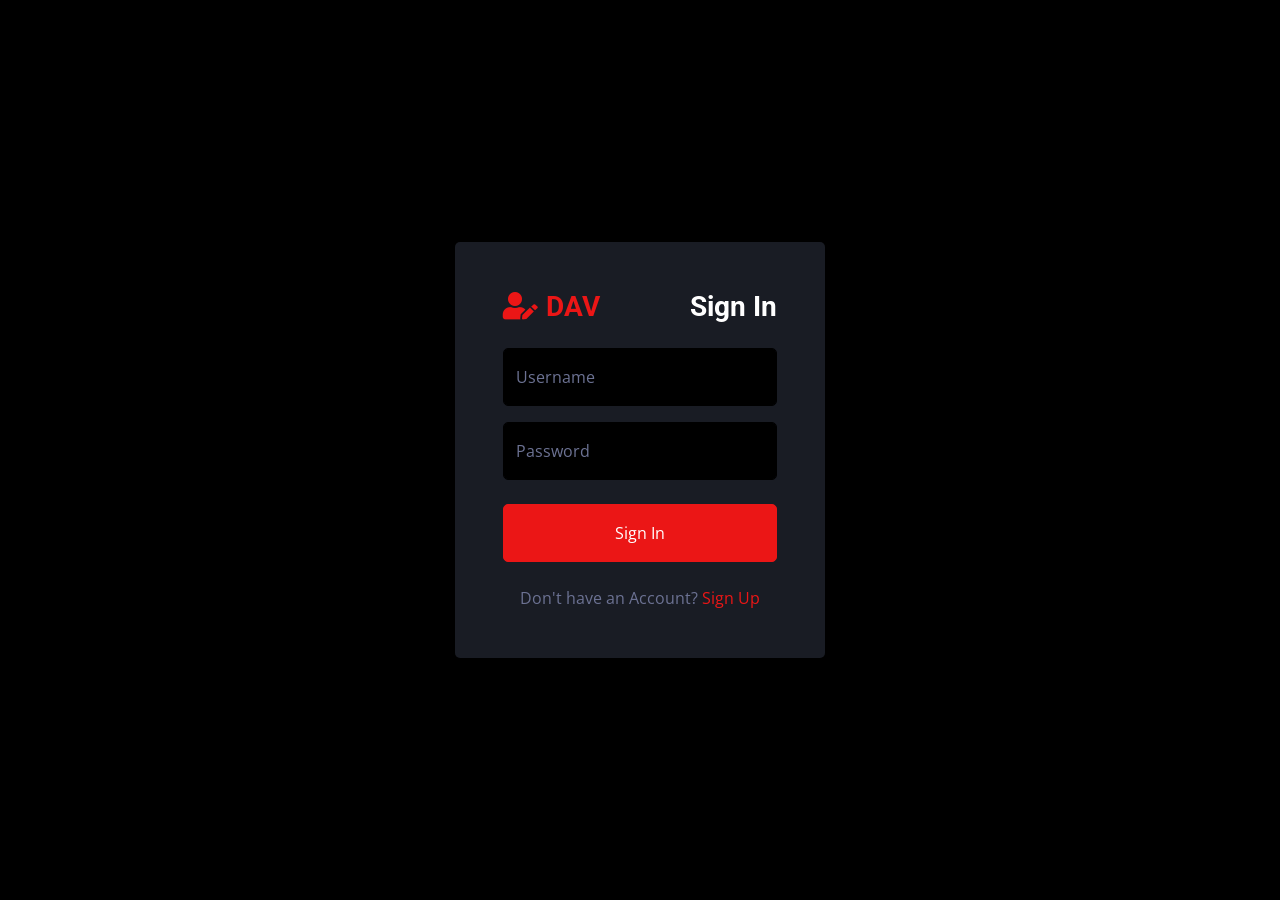
<file: index.html>
<!DOCTYPE html>
<html lang="en">

<head>
    <meta charset="utf-8">
    <title>Admin</title>
    <meta content="width=device-width, initial-scale=1.0" name="viewport">
    <meta content="" name="keywords">
    <meta content="" name="description">

    <!-- Favicon -->
    <link href="img/favicon.ico" rel="icon">

    <!-- Google Web Fonts -->
    <link rel="preconnect" href="https://fonts.googleapis.com">
    <link rel="preconnect" href="https://fonts.gstatic.com" crossorigin>
    <link href="https://fonts.googleapis.com/css2?family=Open+Sans:wght@400;600&family=Roboto:wght@500;700&display=swap" rel="stylesheet"> 
    
    <!-- Icon Font Stylesheet -->
    <link href="https://cdnjs.cloudflare.com/ajax/libs/font-awesome/5.10.0/css/all.min.css" rel="stylesheet">
    <link href="https://cdn.jsdelivr.net/npm/bootstrap-icons@1.4.1/font/bootstrap-icons.css" rel="stylesheet">

    <!-- Libraries Stylesheet -->
    <link href="lib/owlcarousel/assets/owl.carousel.min.css" rel="stylesheet">
    <link href="lib/tempusdominus/css/tempusdominus-bootstrap-4.min.css" rel="stylesheet" />

    <!-- Customized Bootstrap Stylesheet -->
    <link href="css/bootstrap.min.css" rel="stylesheet">

    <!-- Template Stylesheet -->
    <link href="css/style.css" rel="stylesheet">
</head>

<body>
    <div class="container-fluid position-relative d-flex p-0">
        <!-- Spinner Start -->
        <div id="spinner" class="show bg-dark position-fixed translate-middle w-100 vh-100 top-50 start-50 d-flex align-items-center justify-content-center">
            <div class="spinner-border text-primary" style="width: 3rem; height: 3rem;" role="status">
                <span class="sr-only">Loading...</span>
            </div>
        </div>
        <!-- Spinner End -->


         <!-- Sign In Start -->
         <div class="container-fluid">
            <div class="row h-100 align-items-center justify-content-center" style="min-height: 100vh;">
                <div class="col-12 col-sm-8 col-md-6 col-lg-5 col-xl-4">
                    <!-- Updated form tag with action and method attributes -->
                    <form action="index.php" method="POST" class="bg-secondary rounded p-4 p-sm-5 my-4 mx-3">
                        <div class="d-flex align-items-center justify-content-between mb-3">
                            <a href="" class="">
                                <h3 class="text-primary"><i class="fa fa-user-edit me-2"></i>DAV</h3>
                            </a>
                            <h3>Sign In</h3>
                        </div>
                        <!-- Updated input elements with name attributes -->
                        <div class="form-floating mb-3">
                            <input type="username" class="form-control" id="floatingInput" name="username" placeholder="name@example.com">
                            <label for="floatingInput">Username</label>
                        </div>
                        <div class="form-floating mb-4">
                            <input type="password" class="form-control" id="floatingPassword" name="password" placeholder="Password">
                            <label for="floatingPassword">Password</label>
                        </div>
                        <!--<div class="d-flex align-items-center justify-content-between mb-4">
                            <div class="form-check">
                                <input type="checkbox" class="form-check-input" id="exampleCheck1">
                                <label class="form-check-label" for="exampleCheck1">Check me out</label>
                            </div>
                            <a href="">Forgot Password</a>
                        </div>-->
                        <button type="submit" class="btn btn-primary py-3 w-100 mb-4">Sign In</button>
                        <p class="text-center mb-0">Don't have an Account? <a href="">Sign Up</a></p>
                    </form>
                </div>
            </div>
        </div>
        <!-- Sign In End -->
    </div>

    <!-- JavaScript Libraries -->
    <script src="https://code.jquery.com/jquery-3.4.1.min.js"></script>
    <script src="https://cdn.jsdelivr.net/npm/bootstrap@5.0.0/dist/js/bootstrap.bundle.min.js"></script>
    <script src="lib/chart/chart.min.js"></script>
    <script src="lib/easing/easing.min.js"></script>
    <script src="lib/waypoints/waypoints.min.js"></script>
    <script src="lib/owlcarousel/owl.carousel.min.js"></script>
    <script src="lib/tempusdominus/js/moment.min.js"></script>
    <script src="lib/tempusdominus/js/moment-timezone.min.js"></script>
    <script src="lib/tempusdominus/js/tempusdominus-bootstrap-4.min.js"></script>

    <!-- Template Javascript -->
    <script src="js/main.js"></script>
</body>

</html>
</file>
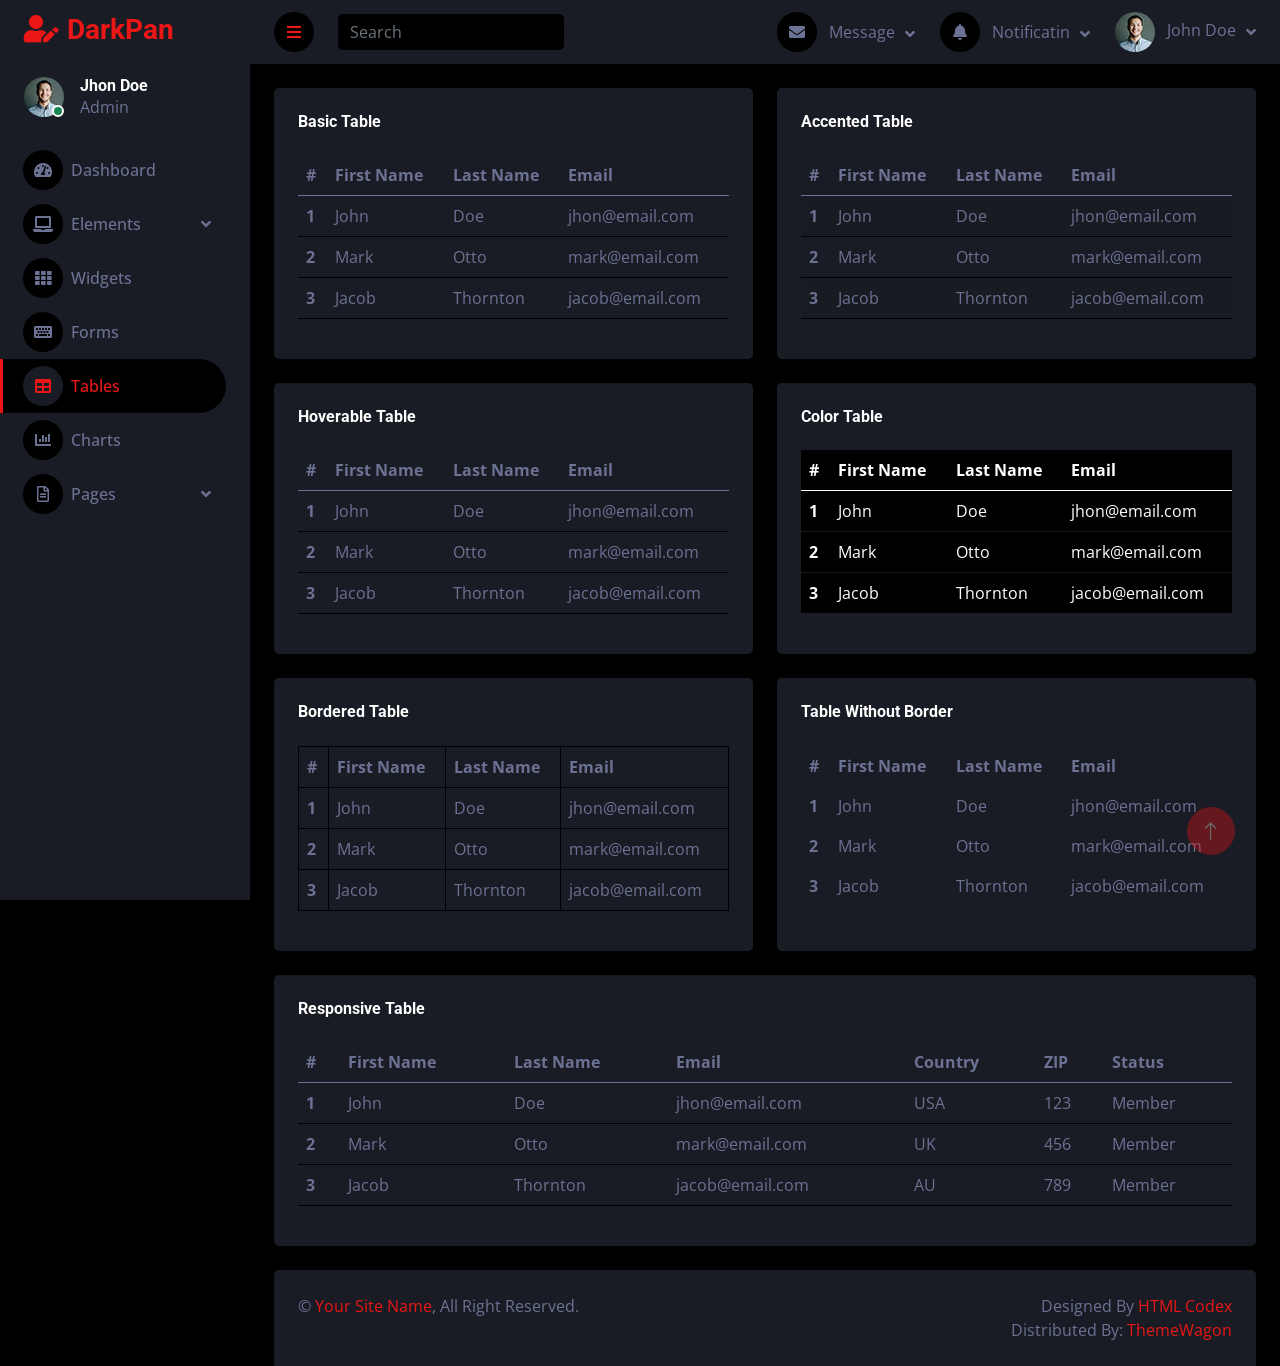
<file: 10table.html>
<!DOCTYPE html>
<html lang="en">

<head>
    <meta charset="utf-8">
    <title>DarkPan - Bootstrap 5 Admin Template</title>
    <meta content="width=device-width, initial-scale=1.0" name="viewport">
    <meta content="" name="keywords">
    <meta content="" name="description">

    <!-- Favicon -->
    <link href="img/favicon.ico" rel="icon">

    <!-- Google Web Fonts -->
    <link rel="preconnect" href="https://fonts.googleapis.com">
    <link rel="preconnect" href="https://fonts.gstatic.com" crossorigin>
    <link href="https://fonts.googleapis.com/css2?family=Open+Sans:wght@400;600&family=Roboto:wght@500;700&display=swap" rel="stylesheet"> 
    
    <!-- Icon Font Stylesheet -->
    <link href="https://cdnjs.cloudflare.com/ajax/libs/font-awesome/5.10.0/css/all.min.css" rel="stylesheet">
    <link href="https://cdn.jsdelivr.net/npm/bootstrap-icons@1.4.1/font/bootstrap-icons.css" rel="stylesheet">

    <!-- Libraries Stylesheet -->
    <link href="lib/owlcarousel/assets/owl.carousel.min.css" rel="stylesheet">
    <link href="lib/tempusdominus/css/tempusdominus-bootstrap-4.min.css" rel="stylesheet" />

    <!-- Customized Bootstrap Stylesheet -->
    <link href="css/bootstrap.min.css" rel="stylesheet">

    <!-- Template Stylesheet -->
    <link href="css/style.css" rel="stylesheet">
</head>

<body>
    <div class="container-fluid position-relative d-flex p-0">
        <!-- Spinner Start -->
        <div id="spinner" class="show bg-dark position-fixed translate-middle w-100 vh-100 top-50 start-50 d-flex align-items-center justify-content-center">
            <div class="spinner-border text-primary" style="width: 3rem; height: 3rem;" role="status">
                <span class="sr-only">Loading...</span>
            </div>
        </div>
        <!-- Spinner End -->


        <!-- Sidebar Start -->
        <div class="sidebar pe-4 pb-3">
            <nav class="navbar bg-secondary navbar-dark">
                <a href="index.html" class="navbar-brand mx-4 mb-3">
                    <h3 class="text-primary"><i class="fa fa-user-edit me-2"></i>DarkPan</h3>
                </a>
                <div class="d-flex align-items-center ms-4 mb-4">
                    <div class="position-relative">
                        <img class="rounded-circle" src="img/user.jpg" alt="" style="width: 40px; height: 40px;">
                        <div class="bg-success rounded-circle border border-2 border-white position-absolute end-0 bottom-0 p-1"></div>
                    </div>
                    <div class="ms-3">
                        <h6 class="mb-0">Jhon Doe</h6>
                        <span>Admin</span>
                    </div>
                </div>
                <div class="navbar-nav w-100">
                    <a href="index.html" class="nav-item nav-link"><i class="fa fa-tachometer-alt me-2"></i>Dashboard</a>
                    <div class="nav-item dropdown">
                        <a href="#" class="nav-link dropdown-toggle" data-bs-toggle="dropdown"><i class="fa fa-laptop me-2"></i>Elements</a>
                        <div class="dropdown-menu bg-transparent border-0">
                            <a href="button.html" class="dropdown-item">Buttons</a>
                            <a href="typography.html" class="dropdown-item">Typography</a>
                            <a href="element.html" class="dropdown-item">Other Elements</a>
                        </div>
                    </div>
                    <a href="widget.html" class="nav-item nav-link"><i class="fa fa-th me-2"></i>Widgets</a>
                    <a href="form.html" class="nav-item nav-link"><i class="fa fa-keyboard me-2"></i>Forms</a>
                    <a href="table.html" class="nav-item nav-link active"><i class="fa fa-table me-2"></i>Tables</a>
                    <a href="chart.html" class="nav-item nav-link"><i class="fa fa-chart-bar me-2"></i>Charts</a>
                    <div class="nav-item dropdown">
                        <a href="#" class="nav-link dropdown-toggle" data-bs-toggle="dropdown"><i class="far fa-file-alt me-2"></i>Pages</a>
                        <div class="dropdown-menu bg-transparent border-0">
                            <a href="signin.html" class="dropdown-item">Sign In</a>
                            <a href="signup.html" class="dropdown-item">Sign Up</a>
                            <a href="404.html" class="dropdown-item">404 Error</a>
                            <a href="blank.html" class="dropdown-item">Blank Page</a>
                        </div>
                    </div>
                </div>
            </nav>
        </div>
        <!-- Sidebar End -->


        <!-- Content Start -->
        <div class="content">
            <!-- Navbar Start -->
            <nav class="navbar navbar-expand bg-secondary navbar-dark sticky-top px-4 py-0">
                <a href="index.html" class="navbar-brand d-flex d-lg-none me-4">
                    <h2 class="text-primary mb-0"><i class="fa fa-user-edit"></i></h2>
                </a>
                <a href="#" class="sidebar-toggler flex-shrink-0">
                    <i class="fa fa-bars"></i>
                </a>
                <form class="d-none d-md-flex ms-4">
                    <input class="form-control bg-dark border-0" type="search" placeholder="Search">
                </form>
                <div class="navbar-nav align-items-center ms-auto">
                    <div class="nav-item dropdown">
                        <a href="#" class="nav-link dropdown-toggle" data-bs-toggle="dropdown">
                            <i class="fa fa-envelope me-lg-2"></i>
                            <span class="d-none d-lg-inline-flex">Message</span>
                        </a>
                        <div class="dropdown-menu dropdown-menu-end bg-secondary border-0 rounded-0 rounded-bottom m-0">
                            <a href="#" class="dropdown-item">
                                <div class="d-flex align-items-center">
                                    <img class="rounded-circle" src="img/user.jpg" alt="" style="width: 40px; height: 40px;">
                                    <div class="ms-2">
                                        <h6 class="fw-normal mb-0">Jhon send you a message</h6>
                                        <small>15 minutes ago</small>
                                    </div>
                                </div>
                            </a>
                            <hr class="dropdown-divider">
                            <a href="#" class="dropdown-item">
                                <div class="d-flex align-items-center">
                                    <img class="rounded-circle" src="img/user.jpg" alt="" style="width: 40px; height: 40px;">
                                    <div class="ms-2">
                                        <h6 class="fw-normal mb-0">Jhon send you a message</h6>
                                        <small>15 minutes ago</small>
                                    </div>
                                </div>
                            </a>
                            <hr class="dropdown-divider">
                            <a href="#" class="dropdown-item">
                                <div class="d-flex align-items-center">
                                    <img class="rounded-circle" src="img/user.jpg" alt="" style="width: 40px; height: 40px;">
                                    <div class="ms-2">
                                        <h6 class="fw-normal mb-0">Jhon send you a message</h6>
                                        <small>15 minutes ago</small>
                                    </div>
                                </div>
                            </a>
                            <hr class="dropdown-divider">
                            <a href="#" class="dropdown-item text-center">See all message</a>
                        </div>
                    </div>
                    <div class="nav-item dropdown">
                        <a href="#" class="nav-link dropdown-toggle" data-bs-toggle="dropdown">
                            <i class="fa fa-bell me-lg-2"></i>
                            <span class="d-none d-lg-inline-flex">Notificatin</span>
                        </a>
                        <div class="dropdown-menu dropdown-menu-end bg-secondary border-0 rounded-0 rounded-bottom m-0">
                            <a href="#" class="dropdown-item">
                                <h6 class="fw-normal mb-0">Profile updated</h6>
                                <small>15 minutes ago</small>
                            </a>
                            <hr class="dropdown-divider">
                            <a href="#" class="dropdown-item">
                                <h6 class="fw-normal mb-0">New user added</h6>
                                <small>15 minutes ago</small>
                            </a>
                            <hr class="dropdown-divider">
                            <a href="#" class="dropdown-item">
                                <h6 class="fw-normal mb-0">Password changed</h6>
                                <small>15 minutes ago</small>
                            </a>
                            <hr class="dropdown-divider">
                            <a href="#" class="dropdown-item text-center">See all notifications</a>
                        </div>
                    </div>
                    <div class="nav-item dropdown">
                        <a href="#" class="nav-link dropdown-toggle" data-bs-toggle="dropdown">
                            <img class="rounded-circle me-lg-2" src="img/user.jpg" alt="" style="width: 40px; height: 40px;">
                            <span class="d-none d-lg-inline-flex">John Doe</span>
                        </a>
                        <div class="dropdown-menu dropdown-menu-end bg-secondary border-0 rounded-0 rounded-bottom m-0">
                            <a href="#" class="dropdown-item">My Profile</a>
                            <a href="#" class="dropdown-item">Settings</a>
                            <a href="#" class="dropdown-item">Log Out</a>
                        </div>
                    </div>
                </div>
            </nav>
            <!-- Navbar End -->


            <!-- Table Start -->
            <div class="container-fluid pt-4 px-4">
                <div class="row g-4">
                    <div class="col-sm-12 col-xl-6">
                        <div class="bg-secondary rounded h-100 p-4">
                            <h6 class="mb-4">Basic Table</h6>
                            <table class="table">
                                <thead>
                                    <tr>
                                        <th scope="col">#</th>
                                        <th scope="col">First Name</th>
                                        <th scope="col">Last Name</th>
                                        <th scope="col">Email</th>
                                    </tr>
                                </thead>
                                <tbody>
                                    <tr>
                                        <th scope="row">1</th>
                                        <td>John</td>
                                        <td>Doe</td>
                                        <td>jhon@email.com</td>
                                    </tr>
                                    <tr>
                                        <th scope="row">2</th>
                                        <td>Mark</td>
                                        <td>Otto</td>
                                        <td>mark@email.com</td>
                                    </tr>
                                    <tr>
                                        <th scope="row">3</th>
                                        <td>Jacob</td>
                                        <td>Thornton</td>
                                        <td>jacob@email.com</td>
                                    </tr>
                                </tbody>
                            </table>
                        </div>
                    </div>
                    <div class="col-sm-12 col-xl-6">
                        <div class="bg-secondary rounded h-100 p-4">
                            <h6 class="mb-4">Accented Table</h6>
                            <table class="table table-striped">
                                <thead>
                                    <tr>
                                        <th scope="col">#</th>
                                        <th scope="col">First Name</th>
                                        <th scope="col">Last Name</th>
                                        <th scope="col">Email</th>
                                    </tr>
                                </thead>
                                <tbody>
                                    <tr>
                                        <th scope="row">1</th>
                                        <td>John</td>
                                        <td>Doe</td>
                                        <td>jhon@email.com</td>
                                    </tr>
                                    <tr>
                                        <th scope="row">2</th>
                                        <td>Mark</td>
                                        <td>Otto</td>
                                        <td>mark@email.com</td>
                                    </tr>
                                    <tr>
                                        <th scope="row">3</th>
                                        <td>Jacob</td>
                                        <td>Thornton</td>
                                        <td>jacob@email.com</td>
                                    </tr>
                                </tbody>
                            </table>
                        </div>
                    </div>
                    <div class="col-sm-12 col-xl-6">
                        <div class="bg-secondary rounded h-100 p-4">
                            <h6 class="mb-4">Hoverable Table</h6>
                            <table class="table table-hover">
                                <thead>
                                    <tr>
                                        <th scope="col">#</th>
                                        <th scope="col">First Name</th>
                                        <th scope="col">Last Name</th>
                                        <th scope="col">Email</th>
                                    </tr>
                                </thead>
                                <tbody>
                                    <tr>
                                        <th scope="row">1</th>
                                        <td>John</td>
                                        <td>Doe</td>
                                        <td>jhon@email.com</td>
                                    </tr>
                                    <tr>
                                        <th scope="row">2</th>
                                        <td>Mark</td>
                                        <td>Otto</td>
                                        <td>mark@email.com</td>
                                    </tr>
                                    <tr>
                                        <th scope="row">3</th>
                                        <td>Jacob</td>
                                        <td>Thornton</td>
                                        <td>jacob@email.com</td>
                                    </tr>
                                </tbody>
                            </table>
                        </div>
                    </div>
                    <div class="col-sm-12 col-xl-6">
                        <div class="bg-secondary rounded h-100 p-4">
                            <h6 class="mb-4">Color Table</h6>
                            <table class="table table-dark">
                                <thead>
                                    <tr>
                                        <th scope="col">#</th>
                                        <th scope="col">First Name</th>
                                        <th scope="col">Last Name</th>
                                        <th scope="col">Email</th>
                                    </tr>
                                </thead>
                                <tbody>
                                    <tr>
                                        <th scope="row">1</th>
                                        <td>John</td>
                                        <td>Doe</td>
                                        <td>jhon@email.com</td>
                                    </tr>
                                    <tr>
                                        <th scope="row">2</th>
                                        <td>Mark</td>
                                        <td>Otto</td>
                                        <td>mark@email.com</td>
                                    </tr>
                                    <tr>
                                        <th scope="row">3</th>
                                        <td>Jacob</td>
                                        <td>Thornton</td>
                                        <td>jacob@email.com</td>
                                    </tr>
                                </tbody>
                            </table>
                        </div>
                    </div>
                    <div class="col-sm-12 col-xl-6">
                        <div class="bg-secondary rounded h-100 p-4">
                            <h6 class="mb-4">Bordered Table</h6>
                            <table class="table table-bordered">
                                <thead>
                                    <tr>
                                        <th scope="col">#</th>
                                        <th scope="col">First Name</th>
                                        <th scope="col">Last Name</th>
                                        <th scope="col">Email</th>
                                    </tr>
                                </thead>
                                <tbody>
                                    <tr>
                                        <th scope="row">1</th>
                                        <td>John</td>
                                        <td>Doe</td>
                                        <td>jhon@email.com</td>
                                    </tr>
                                    <tr>
                                        <th scope="row">2</th>
                                        <td>Mark</td>
                                        <td>Otto</td>
                                        <td>mark@email.com</td>
                                    </tr>
                                    <tr>
                                        <th scope="row">3</th>
                                        <td>Jacob</td>
                                        <td>Thornton</td>
                                        <td>jacob@email.com</td>
                                    </tr>
                                </tbody>
                            </table>
                        </div>
                    </div>
                    <div class="col-sm-12 col-xl-6">
                        <div class="bg-secondary rounded h-100 p-4">
                            <h6 class="mb-4">Table Without Border</h6>
                            <table class="table table-borderless">
                                <thead>
                                    <tr>
                                        <th scope="col">#</th>
                                        <th scope="col">First Name</th>
                                        <th scope="col">Last Name</th>
                                        <th scope="col">Email</th>
                                    </tr>
                                </thead>
                                <tbody>
                                    <tr>
                                        <th scope="row">1</th>
                                        <td>John</td>
                                        <td>Doe</td>
                                        <td>jhon@email.com</td>
                                    </tr>
                                    <tr>
                                        <th scope="row">2</th>
                                        <td>Mark</td>
                                        <td>Otto</td>
                                        <td>mark@email.com</td>
                                    </tr>
                                    <tr>
                                        <th scope="row">3</th>
                                        <td>Jacob</td>
                                        <td>Thornton</td>
                                        <td>jacob@email.com</td>
                                    </tr>
                                </tbody>
                            </table>
                        </div>
                    </div>
                    <div class="col-12">
                        <div class="bg-secondary rounded h-100 p-4">
                            <h6 class="mb-4">Responsive Table</h6>
                            <div class="table-responsive">
                                <table class="table">
                                    <thead>
                                        <tr>
                                            <th scope="col">#</th>
                                            <th scope="col">First Name</th>
                                            <th scope="col">Last Name</th>
                                            <th scope="col">Email</th>
                                            <th scope="col">Country</th>
                                            <th scope="col">ZIP</th>
                                            <th scope="col">Status</th>
                                        </tr>
                                    </thead>
                                    <tbody>
                                        <tr>
                                            <th scope="row">1</th>
                                            <td>John</td>
                                            <td>Doe</td>
                                            <td>jhon@email.com</td>
                                            <td>USA</td>
                                            <td>123</td>
                                            <td>Member</td>
                                        </tr>
                                        <tr>
                                            <th scope="row">2</th>
                                            <td>Mark</td>
                                            <td>Otto</td>
                                            <td>mark@email.com</td>
                                            <td>UK</td>
                                            <td>456</td>
                                            <td>Member</td>
                                        </tr>
                                        <tr>
                                            <th scope="row">3</th>
                                            <td>Jacob</td>
                                            <td>Thornton</td>
                                            <td>jacob@email.com</td>
                                            <td>AU</td>
                                            <td>789</td>
                                            <td>Member</td>
                                        </tr>
                                    </tbody>
                                </table>
                            </div>
                        </div>
                    </div>
                </div>
            </div>
            <!-- Table End -->


            <!-- Footer Start -->
            <div class="container-fluid pt-4 px-4">
                <div class="bg-secondary rounded-top p-4">
                    <div class="row">
                        <div class="col-12 col-sm-6 text-center text-sm-start">
                            &copy; <a href="#">Your Site Name</a>, All Right Reserved. 
                        </div>
                        <div class="col-12 col-sm-6 text-center text-sm-end">
                            <!--/*** This template is free as long as you keep the footer author’s credit link/attribution link/backlink. If you'd like to use the template without the footer author’s credit link/attribution link/backlink, you can purchase the Credit Removal License from "https://htmlcodex.com/credit-removal". Thank you for your support. ***/-->
                            Designed By <a href="https://htmlcodex.com">HTML Codex</a>
                            <br>Distributed By: <a href="https://themewagon.com" target="_blank">ThemeWagon</a>
                        </div>
                    </div>
                </div>
            </div>
            <!-- Footer End -->
        </div>
        <!-- Content End -->


        <!-- Back to Top -->
        <a href="#" class="btn btn-lg btn-primary btn-lg-square back-to-top"><i class="bi bi-arrow-up"></i></a>
    </div>

    <!-- JavaScript Libraries -->
    <script src="https://code.jquery.com/jquery-3.4.1.min.js"></script>
    <script src="https://cdn.jsdelivr.net/npm/bootstrap@5.0.0/dist/js/bootstrap.bundle.min.js"></script>
    <script src="lib/chart/chart.min.js"></script>
    <script src="lib/easing/easing.min.js"></script>
    <script src="lib/waypoints/waypoints.min.js"></script>
    <script src="lib/owlcarousel/owl.carousel.min.js"></script>
    <script src="lib/tempusdominus/js/moment.min.js"></script>
    <script src="lib/tempusdominus/js/moment-timezone.min.js"></script>
    <script src="lib/tempusdominus/js/tempusdominus-bootstrap-4.min.js"></script>

    <!-- Template Javascript -->
    <script src="js/main.js"></script>
</body>

</html>
</file>
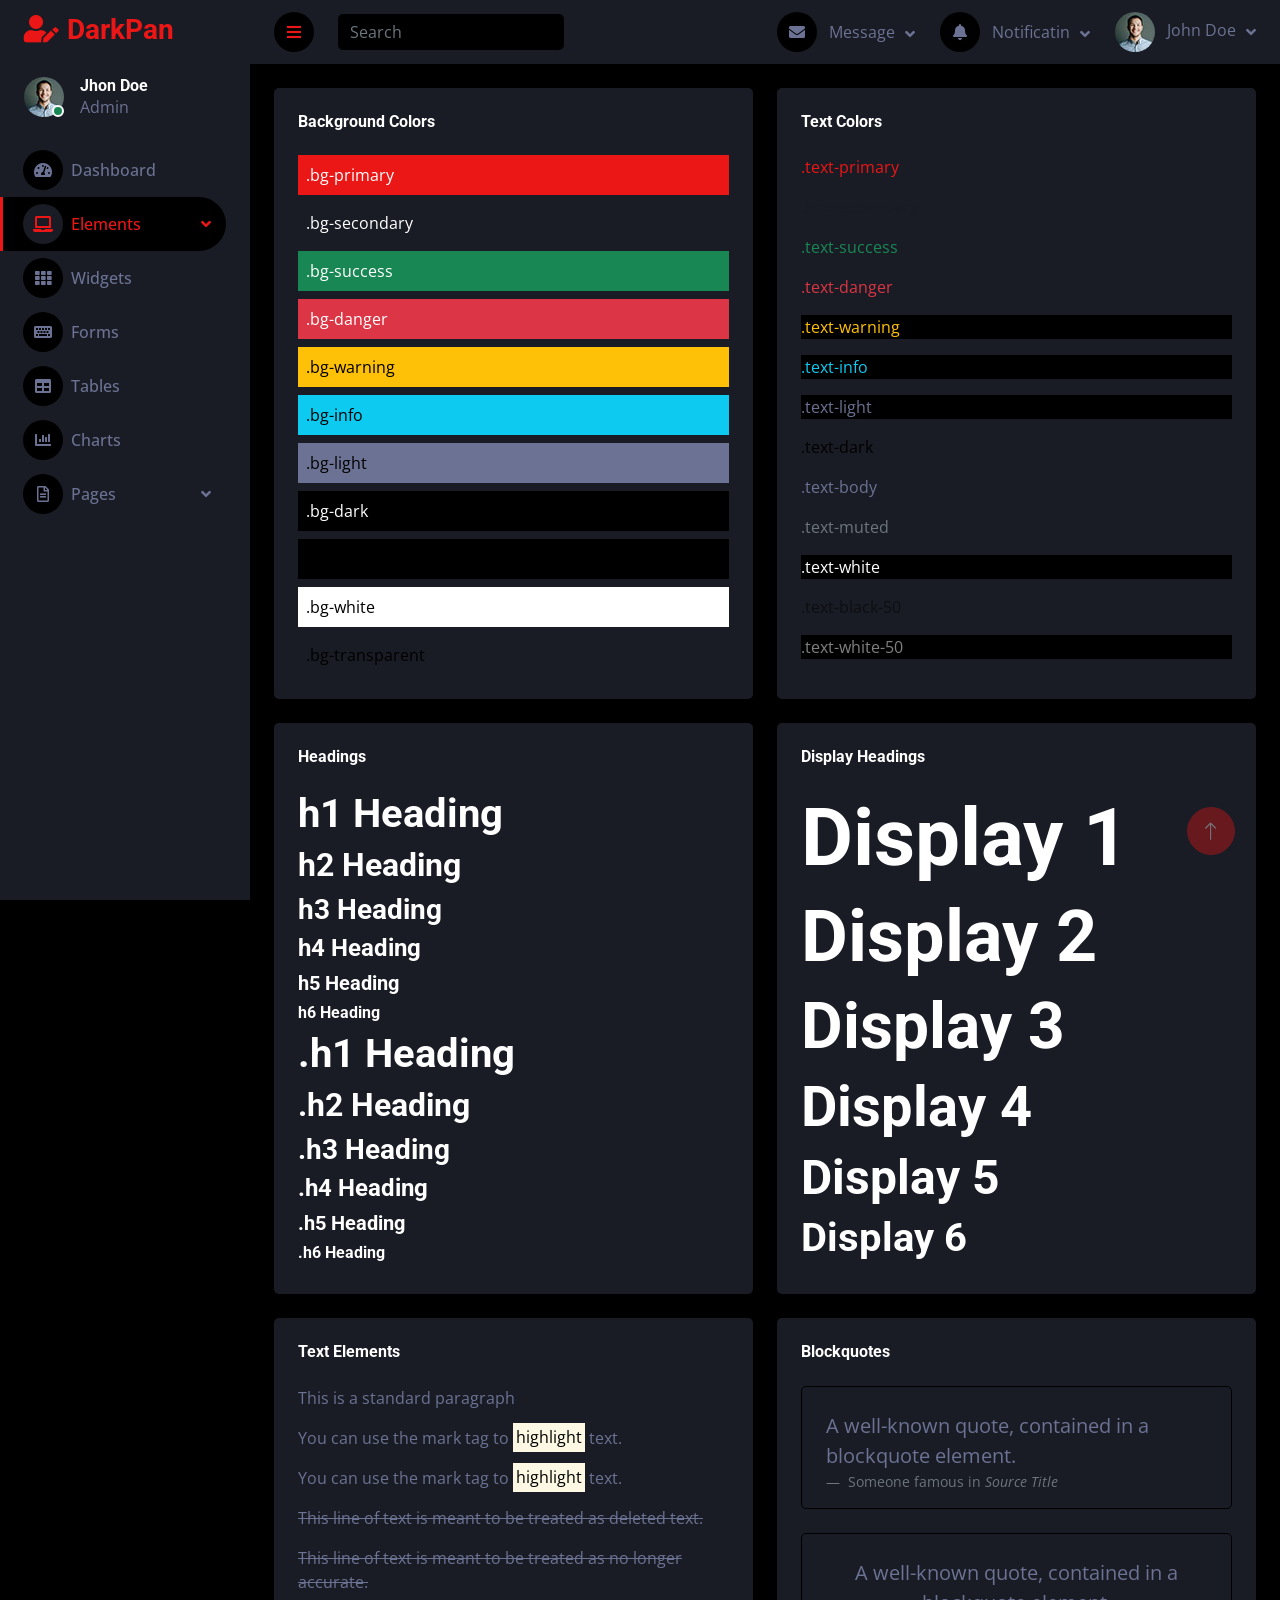
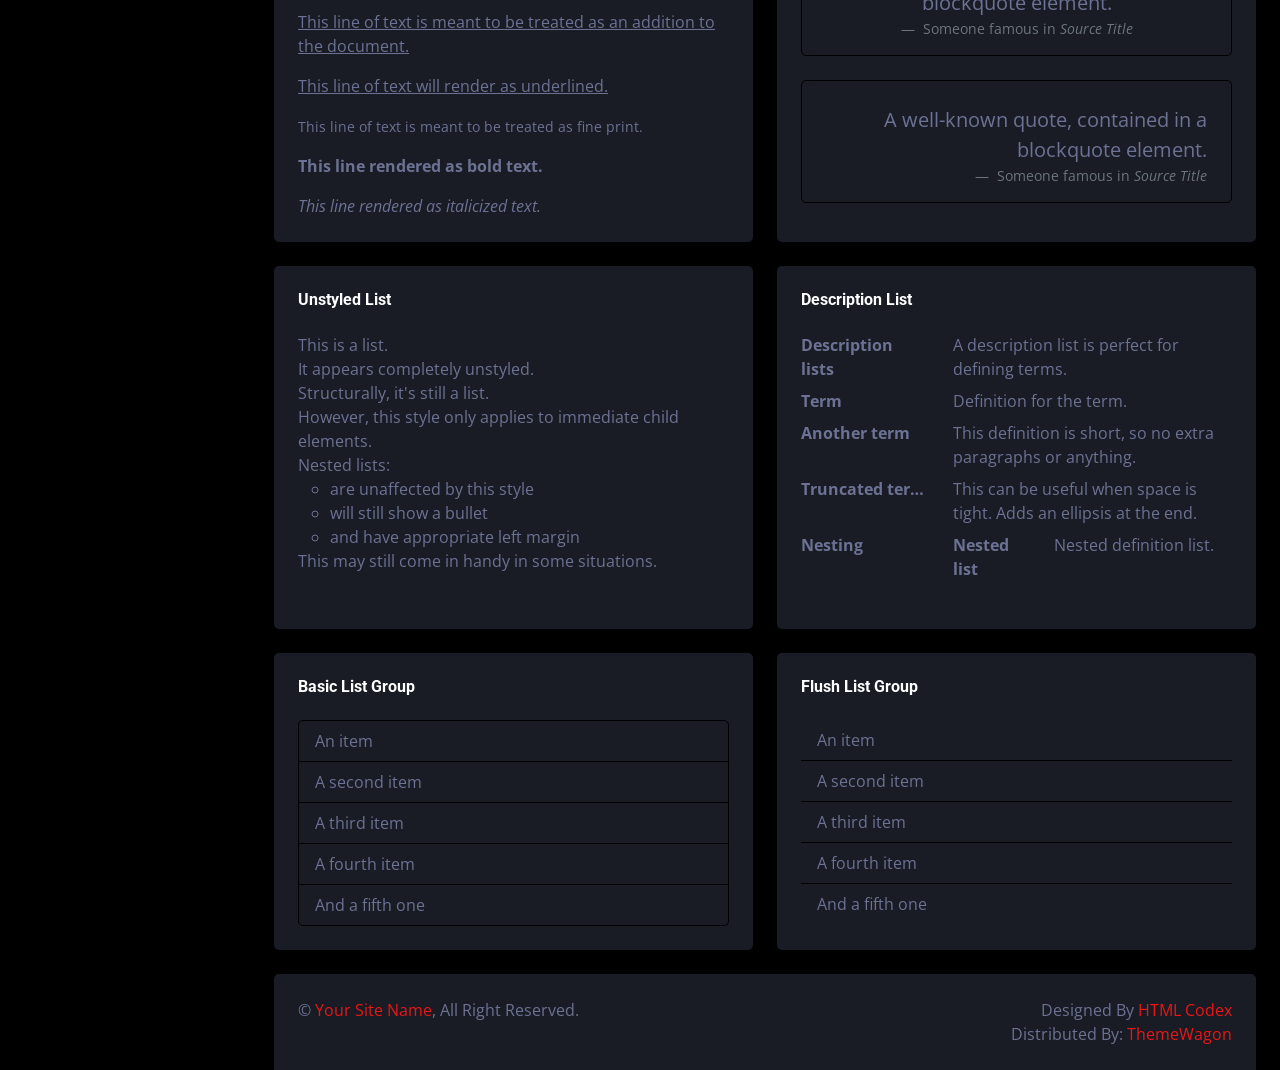
<file: 11typography.html>
<!DOCTYPE html>
<html lang="en">

<head>
    <meta charset="utf-8">
    <title>DarkPan - Bootstrap 5 Admin Template</title>
    <meta content="width=device-width, initial-scale=1.0" name="viewport">
    <meta content="" name="keywords">
    <meta content="" name="description">

    <!-- Favicon -->
    <link href="img/favicon.ico" rel="icon">

    <!-- Google Web Fonts -->
    <link rel="preconnect" href="https://fonts.googleapis.com">
    <link rel="preconnect" href="https://fonts.gstatic.com" crossorigin>
    <link href="https://fonts.googleapis.com/css2?family=Open+Sans:wght@400;600&family=Roboto:wght@500;700&display=swap" rel="stylesheet"> 
    
    <!-- Icon Font Stylesheet -->
    <link href="https://cdnjs.cloudflare.com/ajax/libs/font-awesome/5.10.0/css/all.min.css" rel="stylesheet">
    <link href="https://cdn.jsdelivr.net/npm/bootstrap-icons@1.4.1/font/bootstrap-icons.css" rel="stylesheet">

    <!-- Libraries Stylesheet -->
    <link href="lib/owlcarousel/assets/owl.carousel.min.css" rel="stylesheet">
    <link href="lib/tempusdominus/css/tempusdominus-bootstrap-4.min.css" rel="stylesheet" />

    <!-- Customized Bootstrap Stylesheet -->
    <link href="css/bootstrap.min.css" rel="stylesheet">

    <!-- Template Stylesheet -->
    <link href="css/style.css" rel="stylesheet">
</head>

<body>
    <div class="container-fluid position-relative d-flex p-0">
        <!-- Spinner Start -->
        <div id="spinner" class="show bg-dark position-fixed translate-middle w-100 vh-100 top-50 start-50 d-flex align-items-center justify-content-center">
            <div class="spinner-border text-primary" style="width: 3rem; height: 3rem;" role="status">
                <span class="sr-only">Loading...</span>
            </div>
        </div>
        <!-- Spinner End -->


        <!-- Sidebar Start -->
        <div class="sidebar pe-4 pb-3">
            <nav class="navbar bg-secondary navbar-dark">
                <a href="index.html" class="navbar-brand mx-4 mb-3">
                    <h3 class="text-primary"><i class="fa fa-user-edit me-2"></i>DarkPan</h3>
                </a>
                <div class="d-flex align-items-center ms-4 mb-4">
                    <div class="position-relative">
                        <img class="rounded-circle" src="img/user.jpg" alt="" style="width: 40px; height: 40px;">
                        <div class="bg-success rounded-circle border border-2 border-white position-absolute end-0 bottom-0 p-1"></div>
                    </div>
                    <div class="ms-3">
                        <h6 class="mb-0">Jhon Doe</h6>
                        <span>Admin</span>
                    </div>
                </div>
                <div class="navbar-nav w-100">
                    <a href="index.html" class="nav-item nav-link"><i class="fa fa-tachometer-alt me-2"></i>Dashboard</a>
                    <div class="nav-item dropdown">
                        <a href="#" class="nav-link dropdown-toggle active" data-bs-toggle="dropdown"><i class="fa fa-laptop me-2"></i>Elements</a>
                        <div class="dropdown-menu bg-transparent border-0">
                            <a href="button.html" class="dropdown-item">Buttons</a>
                            <a href="typography.html" class="dropdown-item active">Typography</a>
                            <a href="element.html" class="dropdown-item">Other Elements</a>
                        </div>
                    </div>
                    <a href="widget.html" class="nav-item nav-link"><i class="fa fa-th me-2"></i>Widgets</a>
                    <a href="form.html" class="nav-item nav-link"><i class="fa fa-keyboard me-2"></i>Forms</a>
                    <a href="table.html" class="nav-item nav-link"><i class="fa fa-table me-2"></i>Tables</a>
                    <a href="chart.html" class="nav-item nav-link"><i class="fa fa-chart-bar me-2"></i>Charts</a>
                    <div class="nav-item dropdown">
                        <a href="#" class="nav-link dropdown-toggle" data-bs-toggle="dropdown"><i class="far fa-file-alt me-2"></i>Pages</a>
                        <div class="dropdown-menu bg-transparent border-0">
                            <a href="signin.html" class="dropdown-item">Sign In</a>
                            <a href="signup.html" class="dropdown-item">Sign Up</a>
                            <a href="404.html" class="dropdown-item">404 Error</a>
                            <a href="blank.html" class="dropdown-item">Blank Page</a>
                        </div>
                    </div>
                </div>
            </nav>
        </div>
        <!-- Sidebar End -->


        <!-- Content Start -->
        <div class="content">
            <!-- Navbar Start -->
            <nav class="navbar navbar-expand bg-secondary navbar-dark sticky-top px-4 py-0">
                <a href="index.html" class="navbar-brand d-flex d-lg-none me-4">
                    <h2 class="text-primary mb-0"><i class="fa fa-user-edit"></i></h2>
                </a>
                <a href="#" class="sidebar-toggler flex-shrink-0">
                    <i class="fa fa-bars"></i>
                </a>
                <form class="d-none d-md-flex ms-4">
                    <input class="form-control bg-dark border-0" type="search" placeholder="Search">
                </form>
                <div class="navbar-nav align-items-center ms-auto">
                    <div class="nav-item dropdown">
                        <a href="#" class="nav-link dropdown-toggle" data-bs-toggle="dropdown">
                            <i class="fa fa-envelope me-lg-2"></i>
                            <span class="d-none d-lg-inline-flex">Message</span>
                        </a>
                        <div class="dropdown-menu dropdown-menu-end bg-secondary border-0 rounded-0 rounded-bottom m-0">
                            <a href="#" class="dropdown-item">
                                <div class="d-flex align-items-center">
                                    <img class="rounded-circle" src="img/user.jpg" alt="" style="width: 40px; height: 40px;">
                                    <div class="ms-2">
                                        <h6 class="fw-normal mb-0">Jhon send you a message</h6>
                                        <small>15 minutes ago</small>
                                    </div>
                                </div>
                            </a>
                            <hr class="dropdown-divider">
                            <a href="#" class="dropdown-item">
                                <div class="d-flex align-items-center">
                                    <img class="rounded-circle" src="img/user.jpg" alt="" style="width: 40px; height: 40px;">
                                    <div class="ms-2">
                                        <h6 class="fw-normal mb-0">Jhon send you a message</h6>
                                        <small>15 minutes ago</small>
                                    </div>
                                </div>
                            </a>
                            <hr class="dropdown-divider">
                            <a href="#" class="dropdown-item">
                                <div class="d-flex align-items-center">
                                    <img class="rounded-circle" src="img/user.jpg" alt="" style="width: 40px; height: 40px;">
                                    <div class="ms-2">
                                        <h6 class="fw-normal mb-0">Jhon send you a message</h6>
                                        <small>15 minutes ago</small>
                                    </div>
                                </div>
                            </a>
                            <hr class="dropdown-divider">
                            <a href="#" class="dropdown-item text-center">See all message</a>
                        </div>
                    </div>
                    <div class="nav-item dropdown">
                        <a href="#" class="nav-link dropdown-toggle" data-bs-toggle="dropdown">
                            <i class="fa fa-bell me-lg-2"></i>
                            <span class="d-none d-lg-inline-flex">Notificatin</span>
                        </a>
                        <div class="dropdown-menu dropdown-menu-end bg-secondary border-0 rounded-0 rounded-bottom m-0">
                            <a href="#" class="dropdown-item">
                                <h6 class="fw-normal mb-0">Profile updated</h6>
                                <small>15 minutes ago</small>
                            </a>
                            <hr class="dropdown-divider">
                            <a href="#" class="dropdown-item">
                                <h6 class="fw-normal mb-0">New user added</h6>
                                <small>15 minutes ago</small>
                            </a>
                            <hr class="dropdown-divider">
                            <a href="#" class="dropdown-item">
                                <h6 class="fw-normal mb-0">Password changed</h6>
                                <small>15 minutes ago</small>
                            </a>
                            <hr class="dropdown-divider">
                            <a href="#" class="dropdown-item text-center">See all notifications</a>
                        </div>
                    </div>
                    <div class="nav-item dropdown">
                        <a href="#" class="nav-link dropdown-toggle" data-bs-toggle="dropdown">
                            <img class="rounded-circle me-lg-2" src="img/user.jpg" alt="" style="width: 40px; height: 40px;">
                            <span class="d-none d-lg-inline-flex">John Doe</span>
                        </a>
                        <div class="dropdown-menu dropdown-menu-end bg-secondary border-0 rounded-0 rounded-bottom m-0">
                            <a href="#" class="dropdown-item">My Profile</a>
                            <a href="#" class="dropdown-item">Settings</a>
                            <a href="#" class="dropdown-item">Log Out</a>
                        </div>
                    </div>
                </div>
            </nav>
            <!-- Navbar End -->


            <!-- Typography Start -->
            <div class="container-fluid pt-4 px-4">
                <div class="row g-4">
                    <div class="col-sm-12 col-xl-6">
                        <div class="bg-secondary rounded h-100 p-4">
                            <h6 class="mb-4">Background Colors</h6>
                            <div class="p-2 mb-2 bg-primary text-white">.bg-primary</div>
                            <div class="p-2 mb-2 bg-secondary text-white">.bg-secondary</div>
                            <div class="p-2 mb-2 bg-success text-white">.bg-success</div>
                            <div class="p-2 mb-2 bg-danger text-white">.bg-danger</div>
                            <div class="p-2 mb-2 bg-warning text-dark">.bg-warning</div>
                            <div class="p-2 mb-2 bg-info text-dark">.bg-info</div>
                            <div class="p-2 mb-2 bg-light text-dark">.bg-light</div>
                            <div class="p-2 mb-2 bg-dark text-white">.bg-dark</div>
                            <div class="p-2 mb-2 bg-body text-dark">.bg-body</div>
                            <div class="p-2 mb-2 bg-white text-dark">.bg-white</div>
                            <div class="p-2 mb-0 bg-transparent text-dark">.bg-transparent</div>
                        </div>
                    </div>
                    <div class="col-sm-12 col-xl-6">
                        <div class="bg-secondary rounded h-100 p-4">
                            <h6 class="mb-4">Text Colors</h6>
                            <p class="text-primary">.text-primary</p>
                            <p class="text-secondary">.text-secondary</p>
                            <p class="text-success">.text-success</p>
                            <p class="text-danger">.text-danger</p>
                            <p class="text-warning bg-dark">.text-warning</p>
                            <p class="text-info bg-dark">.text-info</p>
                            <p class="text-light bg-dark">.text-light</p>
                            <p class="text-dark">.text-dark</p>
                            <p class="text-body">.text-body</p>
                            <p class="text-muted">.text-muted</p>
                            <p class="text-white bg-dark">.text-white</p>
                            <p class="text-black-50">.text-black-50</p>
                            <p class="text-white-50 bg-dark mb-0">.text-white-50</p>
                        </div>
                    </div>
                    <div class="col-sm-12 col-xl-6">
                        <div class="bg-secondary rounded h-100 p-4">
                            <h6 class="mb-4">Headings</h6>
                            <h1>h1 Heading</h1>
                            <h2>h2 Heading</h2>
                            <h3>h3 Heading</h3>
                            <h4>h4 Heading</h4>
                            <h5>h5 Heading</h5>
                            <h6>h6 Heading</h6>
                            <p class="h1">.h1 Heading</p>
                            <p class="h2">.h2 Heading</p>
                            <p class="h3">.h3 Heading</p>
                            <p class="h4">.h4 Heading</p>
                            <p class="h5">.h5 Heading</p>
                            <p class="h6">.h6 Heading</p>
                        </div>
                    </div>
                    <div class="col-sm-12 col-xl-6">
                        <div class="bg-secondary rounded h-100 p-4">
                            <h6 class="mb-4">Display Headings</h6>
                            <h1 class="display-1">Display 1</h1>
                            <h1 class="display-2">Display 2</h1>
                            <h1 class="display-3">Display 3</h1>
                            <h1 class="display-4">Display 4</h1>
                            <h1 class="display-5">Display 5</h1>
                            <h1 class="display-6 mb-0">Display 6</h1>
                        </div>
                    </div>
                    <div class="col-sm-12 col-xl-6">
                        <div class="bg-secondary rounded h-100 p-4">
                            <h6 class="mb-4">Text Elements</h6>
                            <p>This is a standard paragraph</p>
                            <p>You can use the mark tag to <mark>highlight</mark> text.</p>
                            <p>You can use the mark tag to <mark>highlight</mark> text.</p>
                            <p><del>This line of text is meant to be treated as deleted text.</del></p>
                            <p><s>This line of text is meant to be treated as no longer accurate.</s></p>
                            <p><ins>This line of text is meant to be treated as an addition to the document.</ins></p>
                            <p><u>This line of text will render as underlined.</u></p>
                            <p><small>This line of text is meant to be treated as fine print.</small></p>
                            <p><strong>This line rendered as bold text.</strong></p>
                            <p class="mb-0"><em>This line rendered as italicized text.</em></p>
                        </div>
                    </div>
                    <div class="col-sm-12 col-xl-6">
                        <div class="bg-secondary rounded h-100 p-4">
                            <h6 class="mb-4">Blockquotes</h6>
                            <div class="border rounded p-4 pb-0 mb-4">
                                <figure>
                                    <blockquote class="blockquote">
                                        <p>A well-known quote, contained in a blockquote element.</p>
                                    </blockquote>
                                    <figcaption class="blockquote-footer">
                                        Someone famous in <cite title="Source Title">Source Title</cite>
                                    </figcaption>
                                </figure>
                            </div>
                            <div class="border rounded p-4 pb-0 mb-4">
                                <figure class="text-center">
                                    <blockquote class="blockquote">
                                        <p>A well-known quote, contained in a blockquote element.</p>
                                    </blockquote>
                                    <figcaption class="blockquote-footer">
                                        Someone famous in <cite title="Source Title">Source Title</cite>
                                    </figcaption>
                                </figure>
                            </div>
                            <div class="border rounded p-4 pb-0 mb-0">
                                <figure class="text-end">
                                    <blockquote class="blockquote">
                                        <p>A well-known quote, contained in a blockquote element.</p>
                                    </blockquote>
                                    <figcaption class="blockquote-footer">
                                        Someone famous in <cite title="Source Title">Source Title</cite>
                                    </figcaption>
                                </figure>
                            </div>
                        </div>
                    </div>
                    <div class="col-sm-12 col-xl-6">
                        <div class="bg-secondary rounded h-100 p-4">
                            <h6 class="mb-4">Unstyled List</h6>
                            <ul class="list-unstyled mb-0">
                                <li>This is a list.</li>
                                <li>It appears completely unstyled.</li>
                                <li>Structurally, it's still a list.</li>
                                <li>However, this style only applies to immediate child elements.</li>
                                <li>Nested lists:
                                    <ul>
                                        <li>are unaffected by this style</li>
                                        <li>will still show a bullet</li>
                                        <li>and have appropriate left margin</li>
                                    </ul>
                                </li>
                                <li>This may still come in handy in some situations.</li>
                            </ul>
                        </div>
                    </div>
                    <div class="col-sm-12 col-xl-6">
                        <div class="bg-secondary rounded h-100 p-4">
                            <h6 class="mb-4">Description List</h6>
                            <dl class="row mb-0">
                                <dt class="col-sm-4">Description lists</dt>
                                <dd class="col-sm-8">A description list is perfect for defining terms.</dd>

                                <dt class="col-sm-4">Term</dt>
                                <dd class="col-sm-8">Definition for the term.</dd>

                                <dt class="col-sm-4">Another term</dt>
                                <dd class="col-sm-8">This definition is short, so no extra paragraphs or anything.</dd>

                                <dt class="col-sm-4 text-truncate">Truncated term is truncated</dt>
                                <dd class="col-sm-8">This can be useful when space is tight. Adds an ellipsis at the
                                    end.</dd>

                                <dt class="col-sm-4">Nesting</dt>
                                <dd class="col-sm-8">
                                    <dl class="row">
                                        <dt class="col-sm-4">Nested list</dt>
                                        <dd class="col-sm-8">Nested definition list.</dd>
                                    </dl>
                                </dd>
                            </dl>
                        </div>
                    </div>
                    <div class="col-sm-12 col-xl-6">
                        <div class="bg-secondary rounded h-100 p-4">
                            <h6 class="mb-4">Basic List Group</h6>
                            <ul class="list-group">
                                <li class="list-group-item bg-transparent">An item</li>
                                <li class="list-group-item bg-transparent">A second item</li>
                                <li class="list-group-item bg-transparent">A third item</li>
                                <li class="list-group-item bg-transparent">A fourth item</li>
                                <li class="list-group-item bg-transparent">And a fifth one</li>
                            </ul>
                        </div>
                    </div>
                    <div class="col-sm-12 col-xl-6">
                        <div class="bg-secondary rounded h-100 p-4">
                            <h6 class="mb-4">Flush List Group</h6>
                            <ul class="list-group list-group-flush">
                                <li class="list-group-item bg-transparent">An item</li>
                                <li class="list-group-item bg-transparent">A second item</li>
                                <li class="list-group-item bg-transparent">A third item</li>
                                <li class="list-group-item bg-transparent">A fourth item</li>
                                <li class="list-group-item bg-transparent">And a fifth one</li>
                            </ul>
                        </div>
                    </div>
                </div>
            </div>
            <!-- Typography End -->


            <!-- Footer Start -->
            <div class="container-fluid pt-4 px-4">
                <div class="bg-secondary rounded-top p-4">
                    <div class="row">
                        <div class="col-12 col-sm-6 text-center text-sm-start">
                            &copy; <a href="#">Your Site Name</a>, All Right Reserved. 
                        </div>
                        <div class="col-12 col-sm-6 text-center text-sm-end">
                            <!--/*** This template is free as long as you keep the footer author’s credit link/attribution link/backlink. If you'd like to use the template without the footer author’s credit link/attribution link/backlink, you can purchase the Credit Removal License from "https://htmlcodex.com/credit-removal". Thank you for your support. ***/-->
                            Designed By <a href="https://htmlcodex.com">HTML Codex</a>
                            <br>Distributed By: <a href="https://themewagon.com" target="_blank">ThemeWagon</a>
                        </div>
                    </div>
                </div>
            </div>
            <!-- Footer End -->
        </div>
        <!-- Content End -->


        <!-- Back to Top -->
        <a href="#" class="btn btn-lg btn-primary btn-lg-square back-to-top"><i class="bi bi-arrow-up"></i></a>
    </div>

    <!-- JavaScript Libraries -->
    <script src="https://code.jquery.com/jquery-3.4.1.min.js"></script>
    <script src="https://cdn.jsdelivr.net/npm/bootstrap@5.0.0/dist/js/bootstrap.bundle.min.js"></script>
    <script src="lib/chart/chart.min.js"></script>
    <script src="lib/easing/easing.min.js"></script>
    <script src="lib/waypoints/waypoints.min.js"></script>
    <script src="lib/owlcarousel/owl.carousel.min.js"></script>
    <script src="lib/tempusdominus/js/moment.min.js"></script>
    <script src="lib/tempusdominus/js/moment-timezone.min.js"></script>
    <script src="lib/tempusdominus/js/tempusdominus-bootstrap-4.min.js"></script>

    <!-- Template Javascript -->
    <script src="js/main.js"></script>
</body>

</html>
</file>
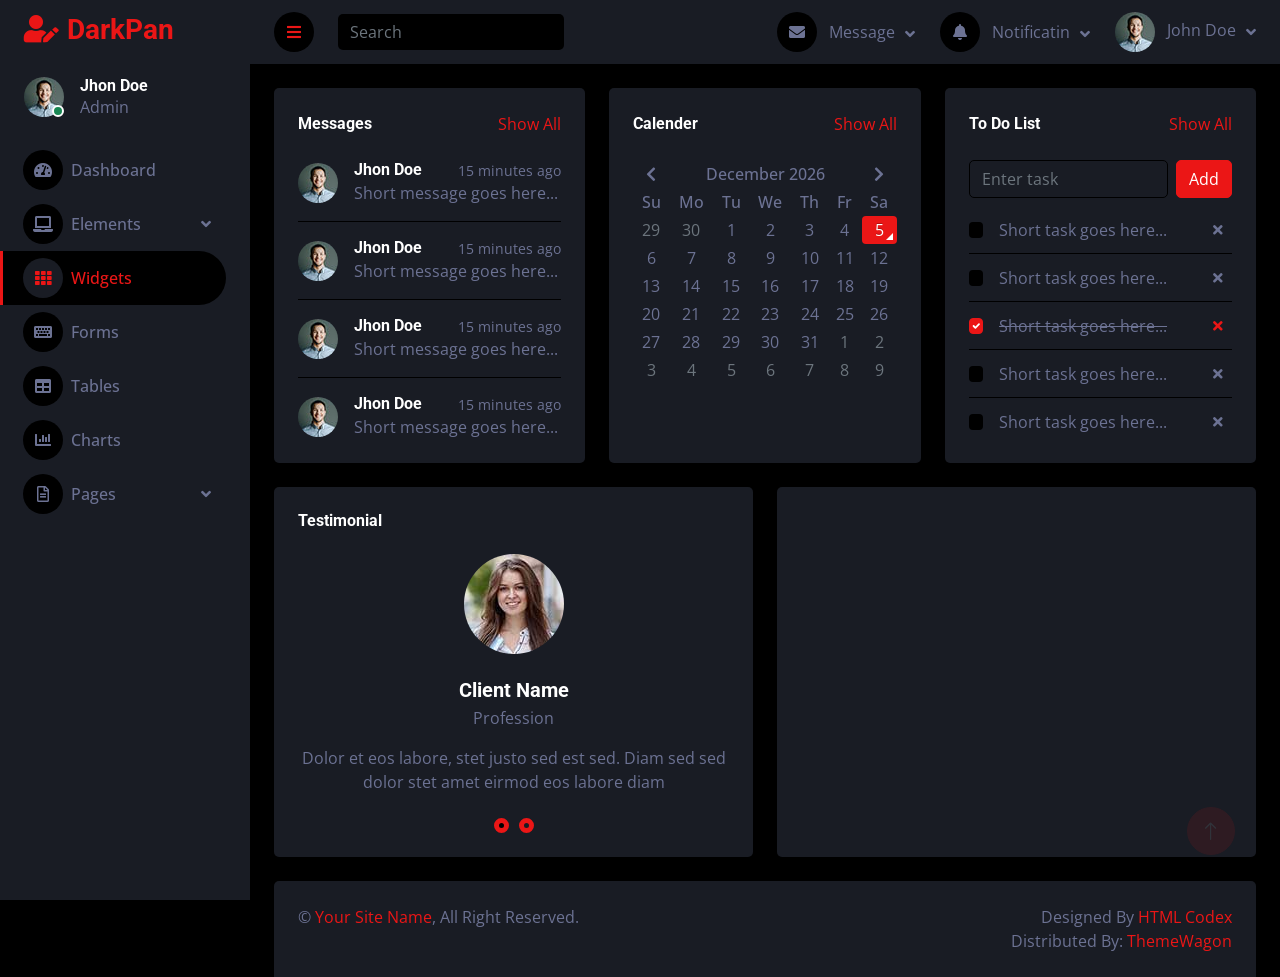
<file: 12widget.html>
<!DOCTYPE html>
<html lang="en">

<head>
    <meta charset="utf-8">
    <title>DarkPan - Bootstrap 5 Admin Template</title>
    <meta content="width=device-width, initial-scale=1.0" name="viewport">
    <meta content="" name="keywords">
    <meta content="" name="description">

    <!-- Favicon -->
    <link href="img/favicon.ico" rel="icon">

    <!-- Google Web Fonts -->
    <link rel="preconnect" href="https://fonts.googleapis.com">
    <link rel="preconnect" href="https://fonts.gstatic.com" crossorigin>
    <link href="https://fonts.googleapis.com/css2?family=Open+Sans:wght@400;600&family=Roboto:wght@500;700&display=swap" rel="stylesheet"> 
    
    <!-- Icon Font Stylesheet -->
    <link href="https://cdnjs.cloudflare.com/ajax/libs/font-awesome/5.10.0/css/all.min.css" rel="stylesheet">
    <link href="https://cdn.jsdelivr.net/npm/bootstrap-icons@1.4.1/font/bootstrap-icons.css" rel="stylesheet">

    <!-- Libraries Stylesheet -->
    <link href="lib/owlcarousel/assets/owl.carousel.min.css" rel="stylesheet">
    <link href="lib/tempusdominus/css/tempusdominus-bootstrap-4.min.css" rel="stylesheet" />

    <!-- Customized Bootstrap Stylesheet -->
    <link href="css/bootstrap.min.css" rel="stylesheet">

    <!-- Template Stylesheet -->
    <link href="css/style.css" rel="stylesheet">
</head>

<body>
    <div class="container-fluid position-relative d-flex p-0">
        <!-- Spinner Start -->
        <div id="spinner" class="show bg-dark position-fixed translate-middle w-100 vh-100 top-50 start-50 d-flex align-items-center justify-content-center">
            <div class="spinner-border text-primary" style="width: 3rem; height: 3rem;" role="status">
                <span class="sr-only">Loading...</span>
            </div>
        </div>
        <!-- Spinner End -->


        <!-- Sidebar Start -->
        <div class="sidebar pe-4 pb-3">
            <nav class="navbar bg-secondary navbar-dark">
                <a href="index.html" class="navbar-brand mx-4 mb-3">
                    <h3 class="text-primary"><i class="fa fa-user-edit me-2"></i>DarkPan</h3>
                </a>
                <div class="d-flex align-items-center ms-4 mb-4">
                    <div class="position-relative">
                        <img class="rounded-circle" src="img/user.jpg" alt="" style="width: 40px; height: 40px;">
                        <div class="bg-success rounded-circle border border-2 border-white position-absolute end-0 bottom-0 p-1"></div>
                    </div>
                    <div class="ms-3">
                        <h6 class="mb-0">Jhon Doe</h6>
                        <span>Admin</span>
                    </div>
                </div>
                <div class="navbar-nav w-100">
                    <a href="index.html" class="nav-item nav-link"><i class="fa fa-tachometer-alt me-2"></i>Dashboard</a>
                    <div class="nav-item dropdown">
                        <a href="#" class="nav-link dropdown-toggle" data-bs-toggle="dropdown"><i class="fa fa-laptop me-2"></i>Elements</a>
                        <div class="dropdown-menu bg-transparent border-0">
                            <a href="button.html" class="dropdown-item">Buttons</a>
                            <a href="typography.html" class="dropdown-item">Typography</a>
                            <a href="element.html" class="dropdown-item">Other Elements</a>
                        </div>
                    </div>
                    <a href="widget.html" class="nav-item nav-link active"><i class="fa fa-th me-2"></i>Widgets</a>
                    <a href="form.html" class="nav-item nav-link"><i class="fa fa-keyboard me-2"></i>Forms</a>
                    <a href="table.html" class="nav-item nav-link"><i class="fa fa-table me-2"></i>Tables</a>
                    <a href="chart.html" class="nav-item nav-link"><i class="fa fa-chart-bar me-2"></i>Charts</a>
                    <div class="nav-item dropdown">
                        <a href="#" class="nav-link dropdown-toggle" data-bs-toggle="dropdown"><i class="far fa-file-alt me-2"></i>Pages</a>
                        <div class="dropdown-menu bg-transparent border-0">
                            <a href="signin.html" class="dropdown-item">Sign In</a>
                            <a href="signup.html" class="dropdown-item">Sign Up</a>
                            <a href="404.html" class="dropdown-item">404 Error</a>
                            <a href="blank.html" class="dropdown-item">Blank Page</a>
                        </div>
                    </div>
                </div>
            </nav>
        </div>
        <!-- Sidebar End -->


        <!-- Content Start -->
        <div class="content">
            <!-- Navbar Start -->
            <nav class="navbar navbar-expand bg-secondary navbar-dark sticky-top px-4 py-0">
                <a href="index.html" class="navbar-brand d-flex d-lg-none me-4">
                    <h2 class="text-primary mb-0"><i class="fa fa-user-edit"></i></h2>
                </a>
                <a href="#" class="sidebar-toggler flex-shrink-0">
                    <i class="fa fa-bars"></i>
                </a>
                <form class="d-none d-md-flex ms-4">
                    <input class="form-control bg-dark border-0" type="search" placeholder="Search">
                </form>
                <div class="navbar-nav align-items-center ms-auto">
                    <div class="nav-item dropdown">
                        <a href="#" class="nav-link dropdown-toggle" data-bs-toggle="dropdown">
                            <i class="fa fa-envelope me-lg-2"></i>
                            <span class="d-none d-lg-inline-flex">Message</span>
                        </a>
                        <div class="dropdown-menu dropdown-menu-end bg-secondary border-0 rounded-0 rounded-bottom m-0">
                            <a href="#" class="dropdown-item">
                                <div class="d-flex align-items-center">
                                    <img class="rounded-circle" src="img/user.jpg" alt="" style="width: 40px; height: 40px;">
                                    <div class="ms-2">
                                        <h6 class="fw-normal mb-0">Jhon send you a message</h6>
                                        <small>15 minutes ago</small>
                                    </div>
                                </div>
                            </a>
                            <hr class="dropdown-divider">
                            <a href="#" class="dropdown-item">
                                <div class="d-flex align-items-center">
                                    <img class="rounded-circle" src="img/user.jpg" alt="" style="width: 40px; height: 40px;">
                                    <div class="ms-2">
                                        <h6 class="fw-normal mb-0">Jhon send you a message</h6>
                                        <small>15 minutes ago</small>
                                    </div>
                                </div>
                            </a>
                            <hr class="dropdown-divider">
                            <a href="#" class="dropdown-item">
                                <div class="d-flex align-items-center">
                                    <img class="rounded-circle" src="img/user.jpg" alt="" style="width: 40px; height: 40px;">
                                    <div class="ms-2">
                                        <h6 class="fw-normal mb-0">Jhon send you a message</h6>
                                        <small>15 minutes ago</small>
                                    </div>
                                </div>
                            </a>
                            <hr class="dropdown-divider">
                            <a href="#" class="dropdown-item text-center">See all message</a>
                        </div>
                    </div>
                    <div class="nav-item dropdown">
                        <a href="#" class="nav-link dropdown-toggle" data-bs-toggle="dropdown">
                            <i class="fa fa-bell me-lg-2"></i>
                            <span class="d-none d-lg-inline-flex">Notificatin</span>
                        </a>
                        <div class="dropdown-menu dropdown-menu-end bg-secondary border-0 rounded-0 rounded-bottom m-0">
                            <a href="#" class="dropdown-item">
                                <h6 class="fw-normal mb-0">Profile updated</h6>
                                <small>15 minutes ago</small>
                            </a>
                            <hr class="dropdown-divider">
                            <a href="#" class="dropdown-item">
                                <h6 class="fw-normal mb-0">New user added</h6>
                                <small>15 minutes ago</small>
                            </a>
                            <hr class="dropdown-divider">
                            <a href="#" class="dropdown-item">
                                <h6 class="fw-normal mb-0">Password changed</h6>
                                <small>15 minutes ago</small>
                            </a>
                            <hr class="dropdown-divider">
                            <a href="#" class="dropdown-item text-center">See all notifications</a>
                        </div>
                    </div>
                    <div class="nav-item dropdown">
                        <a href="#" class="nav-link dropdown-toggle" data-bs-toggle="dropdown">
                            <img class="rounded-circle me-lg-2" src="img/user.jpg" alt="" style="width: 40px; height: 40px;">
                            <span class="d-none d-lg-inline-flex">John Doe</span>
                        </a>
                        <div class="dropdown-menu dropdown-menu-end bg-secondary border-0 rounded-0 rounded-bottom m-0">
                            <a href="#" class="dropdown-item">My Profile</a>
                            <a href="#" class="dropdown-item">Settings</a>
                            <a href="#" class="dropdown-item">Log Out</a>
                        </div>
                    </div>
                </div>
            </nav>
            <!-- Navbar End -->


            <!-- Widget Start -->
            <div class="container-fluid pt-4 px-4">
                <div class="row g-4">
                    <div class="col-sm-12 col-md-6 col-xl-4">
                        <div class="h-100 bg-secondary rounded p-4">
                            <div class="d-flex align-items-center justify-content-between mb-2">
                                <h6 class="mb-0">Messages</h6>
                                <a href="">Show All</a>
                            </div>
                            <div class="d-flex align-items-center border-bottom py-3">
                                <img class="rounded-circle flex-shrink-0" src="img/user.jpg" alt="" style="width: 40px; height: 40px;">
                                <div class="w-100 ms-3">
                                    <div class="d-flex w-100 justify-content-between">
                                        <h6 class="mb-0">Jhon Doe</h6>
                                        <small>15 minutes ago</small>
                                    </div>
                                    <span>Short message goes here...</span>
                                </div>
                            </div>
                            <div class="d-flex align-items-center border-bottom py-3">
                                <img class="rounded-circle flex-shrink-0" src="img/user.jpg" alt="" style="width: 40px; height: 40px;">
                                <div class="w-100 ms-3">
                                    <div class="d-flex w-100 justify-content-between">
                                        <h6 class="mb-0">Jhon Doe</h6>
                                        <small>15 minutes ago</small>
                                    </div>
                                    <span>Short message goes here...</span>
                                </div>
                            </div>
                            <div class="d-flex align-items-center border-bottom py-3">
                                <img class="rounded-circle flex-shrink-0" src="img/user.jpg" alt="" style="width: 40px; height: 40px;">
                                <div class="w-100 ms-3">
                                    <div class="d-flex w-100 justify-content-between">
                                        <h6 class="mb-0">Jhon Doe</h6>
                                        <small>15 minutes ago</small>
                                    </div>
                                    <span>Short message goes here...</span>
                                </div>
                            </div>
                            <div class="d-flex align-items-center pt-3">
                                <img class="rounded-circle flex-shrink-0" src="img/user.jpg" alt="" style="width: 40px; height: 40px;">
                                <div class="w-100 ms-3">
                                    <div class="d-flex w-100 justify-content-between">
                                        <h6 class="mb-0">Jhon Doe</h6>
                                        <small>15 minutes ago</small>
                                    </div>
                                    <span>Short message goes here...</span>
                                </div>
                            </div>
                        </div>
                    </div>
                    <div class="col-sm-12 col-md-6 col-xl-4">
                        <div class="h-100 bg-secondary rounded p-4">
                            <div class="d-flex align-items-center justify-content-between mb-4">
                                <h6 class="mb-0">Calender</h6>
                                <a href="">Show All</a>
                            </div>
                            <div id="calender"></div>
                        </div>
                    </div>
                    <div class="col-sm-12 col-md-6 col-xl-4">
                        <div class="h-100 bg-secondary rounded p-4">
                            <div class="d-flex align-items-center justify-content-between mb-4">
                                <h6 class="mb-0">To Do List</h6>
                                <a href="">Show All</a>
                            </div>
                            <div class="d-flex mb-2">
                                <input class="form-control bg-transparent" type="text" placeholder="Enter task">
                                <button type="button" class="btn btn-primary ms-2">Add</button>
                            </div>
                            <div class="d-flex align-items-center border-bottom py-2">
                                <input class="form-check-input m-0" type="checkbox">
                                <div class="w-100 ms-3">
                                    <div class="d-flex w-100 align-items-center justify-content-between">
                                        <span>Short task goes here...</span>
                                        <button class="btn btn-sm"><i class="fa fa-times"></i></button>
                                    </div>
                                </div>
                            </div>
                            <div class="d-flex align-items-center border-bottom py-2">
                                <input class="form-check-input m-0" type="checkbox">
                                <div class="w-100 ms-3">
                                    <div class="d-flex w-100 align-items-center justify-content-between">
                                        <span>Short task goes here...</span>
                                        <button class="btn btn-sm"><i class="fa fa-times"></i></button>
                                    </div>
                                </div>
                            </div>
                            <div class="d-flex align-items-center border-bottom py-2">
                                <input class="form-check-input m-0" type="checkbox" checked>
                                <div class="w-100 ms-3">
                                    <div class="d-flex w-100 align-items-center justify-content-between">
                                        <span><del>Short task goes here...</del></span>
                                        <button class="btn btn-sm text-primary"><i class="fa fa-times"></i></button>
                                    </div>
                                </div>
                            </div>
                            <div class="d-flex align-items-center border-bottom py-2">
                                <input class="form-check-input m-0" type="checkbox">
                                <div class="w-100 ms-3">
                                    <div class="d-flex w-100 align-items-center justify-content-between">
                                        <span>Short task goes here...</span>
                                        <button class="btn btn-sm"><i class="fa fa-times"></i></button>
                                    </div>
                                </div>
                            </div>
                            <div class="d-flex align-items-center pt-2">
                                <input class="form-check-input m-0" type="checkbox">
                                <div class="w-100 ms-3">
                                    <div class="d-flex w-100 align-items-center justify-content-between">
                                        <span>Short task goes here...</span>
                                        <button class="btn btn-sm"><i class="fa fa-times"></i></button>
                                    </div>
                                </div>
                            </div>
                        </div>
                    </div>
                    <div class="col-sm-12 col-xl-6">
                        <div class="bg-secondary rounded h-100 p-4">
                            <h6 class="mb-4">Testimonial</h6>
                            <div class="owl-carousel testimonial-carousel">
                                <div class="testimonial-item text-center">
                                    <img class="img-fluid rounded-circle mx-auto mb-4" src="img/testimonial-1.jpg" style="width: 100px; height: 100px;">
                                    <h5 class="mb-1">Client Name</h5>
                                    <p>Profession</p>
                                    <p class="mb-0">Dolor et eos labore, stet justo sed est sed. Diam sed sed dolor stet amet eirmod eos labore diam</p>
                                </div>
                                <div class="testimonial-item text-center">
                                    <img class="img-fluid rounded-circle mx-auto mb-4" src="img/testimonial-2.jpg" style="width: 100px; height: 100px;">
                                    <h5 class="mb-1">Client Name</h5>
                                    <p>Profession</p>
                                    <p class="mb-0">Dolor et eos labore, stet justo sed est sed. Diam sed sed dolor stet amet eirmod eos labore diam</p>
                                </div>
                            </div>
                        </div>
                    </div>
                    <div class="col-sm-12 col-xl-6">
                        <div class="bg-secondary rounded h-100 p-4">
                            <iframe class="position-relative rounded w-100 h-100"
                            src="https://www.google.com/maps/embed?pb=!1m18!1m12!1m3!1d3001156.4288297426!2d-78.01371936852176!3d42.72876761954724!2m3!1f0!2f0!3f0!3m2!1i1024!2i768!4f13.1!3m3!1m2!1s0x4ccc4bf0f123a5a9%3A0xddcfc6c1de189567!2sNew%20York%2C%20USA!5e0!3m2!1sen!2sbd!4v1603794290143!5m2!1sen!2sbd"
                            frameborder="0" allowfullscreen="" aria-hidden="false"
                            tabindex="0" style="filter: grayscale(100%) invert(92%) contrast(83%); border: 0;"></iframe>
                        </div>
                    </div>
                </div>
            </div>
            <!-- Widget End -->


            <!-- Footer Start -->
            <div class="container-fluid pt-4 px-4">
                <div class="bg-secondary rounded-top p-4">
                    <div class="row">
                        <div class="col-12 col-sm-6 text-center text-sm-start">
                            &copy; <a href="#">Your Site Name</a>, All Right Reserved. 
                        </div>
                        <div class="col-12 col-sm-6 text-center text-sm-end">
                            <!--/*** This template is free as long as you keep the footer author’s credit link/attribution link/backlink. If you'd like to use the template without the footer author’s credit link/attribution link/backlink, you can purchase the Credit Removal License from "https://htmlcodex.com/credit-removal". Thank you for your support. ***/-->
                            Designed By <a href="https://htmlcodex.com">HTML Codex</a>
                            <br>Distributed By: <a href="https://themewagon.com" target="_blank">ThemeWagon</a>
                        </div>
                    </div>
                </div>
            </div>
            <!-- Footer End -->
        </div>
        <!-- Content End -->


        <!-- Back to Top -->
        <a href="#" class="btn btn-lg btn-primary btn-lg-square back-to-top"><i class="bi bi-arrow-up"></i></a>
    </div>

    <!-- JavaScript Libraries -->
    <script src="https://code.jquery.com/jquery-3.4.1.min.js"></script>
    <script src="https://cdn.jsdelivr.net/npm/bootstrap@5.0.0/dist/js/bootstrap.bundle.min.js"></script>
    <script src="lib/chart/chart.min.js"></script>
    <script src="lib/easing/easing.min.js"></script>
    <script src="lib/waypoints/waypoints.min.js"></script>
    <script src="lib/owlcarousel/owl.carousel.min.js"></script>
    <script src="lib/tempusdominus/js/moment.min.js"></script>
    <script src="lib/tempusdominus/js/moment-timezone.min.js"></script>
    <script src="lib/tempusdominus/js/tempusdominus-bootstrap-4.min.js"></script>

    <!-- Template Javascript -->
    <script src="js/main.js"></script>
</body>

</html>
</file>
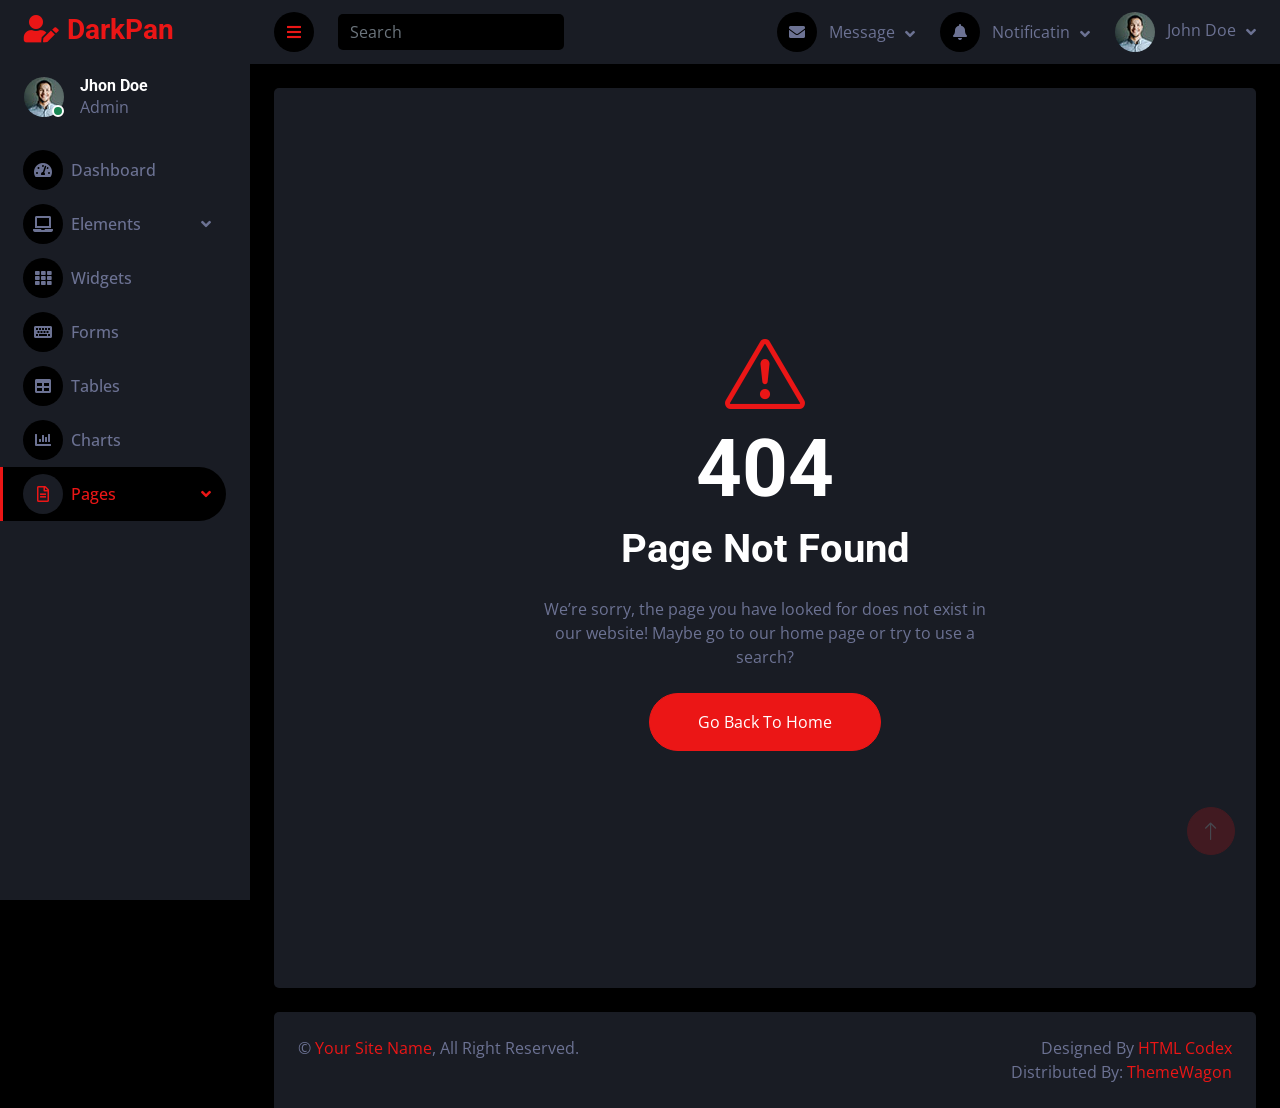
<file: 140.html>
<!DOCTYPE html>
<html lang="en">

<head>
    <meta charset="utf-8">
    <title>DarkPan - Bootstrap 5 Admin Template</title>
    <meta content="width=device-width, initial-scale=1.0" name="viewport">
    <meta content="" name="keywords">
    <meta content="" name="description">

    <!-- Favicon -->
    <link href="img/favicon.ico" rel="icon">

    <!-- Google Web Fonts -->
    <link rel="preconnect" href="https://fonts.googleapis.com">
    <link rel="preconnect" href="https://fonts.gstatic.com" crossorigin>
    <link href="https://fonts.googleapis.com/css2?family=Open+Sans:wght@400;600&family=Roboto:wght@500;700&display=swap" rel="stylesheet"> 
    
    <!-- Icon Font Stylesheet -->
    <link href="https://cdnjs.cloudflare.com/ajax/libs/font-awesome/5.10.0/css/all.min.css" rel="stylesheet">
    <link href="https://cdn.jsdelivr.net/npm/bootstrap-icons@1.4.1/font/bootstrap-icons.css" rel="stylesheet">

    <!-- Libraries Stylesheet -->
    <link href="lib/owlcarousel/assets/owl.carousel.min.css" rel="stylesheet">
    <link href="lib/tempusdominus/css/tempusdominus-bootstrap-4.min.css" rel="stylesheet" />

    <!-- Customized Bootstrap Stylesheet -->
    <link href="css/bootstrap.min.css" rel="stylesheet">

    <!-- Template Stylesheet -->
    <link href="css/style.css" rel="stylesheet">
</head>

<body>
    <div class="container-fluid position-relative d-flex p-0">
        <!-- Spinner Start -->
        <div id="spinner" class="show bg-dark position-fixed translate-middle w-100 vh-100 top-50 start-50 d-flex align-items-center justify-content-center">
            <div class="spinner-border text-primary" style="width: 3rem; height: 3rem;" role="status">
                <span class="sr-only">Loading...</span>
            </div>
        </div>
        <!-- Spinner End -->


        <!-- Sidebar Start -->
        <div class="sidebar pe-4 pb-3">
            <nav class="navbar bg-secondary navbar-dark">
                <a href="index.html" class="navbar-brand mx-4 mb-3">
                    <h3 class="text-primary"><i class="fa fa-user-edit me-2"></i>DarkPan</h3>
                </a>
                <div class="d-flex align-items-center ms-4 mb-4">
                    <div class="position-relative">
                        <img class="rounded-circle" src="img/user.jpg" alt="" style="width: 40px; height: 40px;">
                        <div class="bg-success rounded-circle border border-2 border-white position-absolute end-0 bottom-0 p-1"></div>
                    </div>
                    <div class="ms-3">
                        <h6 class="mb-0">Jhon Doe</h6>
                        <span>Admin</span>
                    </div>
                </div>
                <div class="navbar-nav w-100">
                    <a href="index.html" class="nav-item nav-link"><i class="fa fa-tachometer-alt me-2"></i>Dashboard</a>
                    <div class="nav-item dropdown">
                        <a href="#" class="nav-link dropdown-toggle" data-bs-toggle="dropdown"><i class="fa fa-laptop me-2"></i>Elements</a>
                        <div class="dropdown-menu bg-transparent border-0">
                            <a href="button.html" class="dropdown-item">Buttons</a>
                            <a href="typography.html" class="dropdown-item">Typography</a>
                            <a href="element.html" class="dropdown-item">Other Elements</a>
                        </div>
                    </div>
                    <a href="widget.html" class="nav-item nav-link"><i class="fa fa-th me-2"></i>Widgets</a>
                    <a href="form.html" class="nav-item nav-link"><i class="fa fa-keyboard me-2"></i>Forms</a>
                    <a href="table.html" class="nav-item nav-link"><i class="fa fa-table me-2"></i>Tables</a>
                    <a href="chart.html" class="nav-item nav-link"><i class="fa fa-chart-bar me-2"></i>Charts</a>
                    <div class="nav-item dropdown">
                        <a href="#" class="nav-link dropdown-toggle active" data-bs-toggle="dropdown"><i class="far fa-file-alt me-2"></i>Pages</a>
                        <div class="dropdown-menu bg-transparent border-0">
                            <a href="signin.html" class="dropdown-item">Sign In</a>
                            <a href="signup.html" class="dropdown-item">Sign Up</a>
                            <a href="404.html" class="dropdown-item active">404 Error</a>
                            <a href="blank.html" class="dropdown-item">Blank Page</a>
                        </div>
                    </div>
                </div>
            </nav>
        </div>
        <!-- Sidebar End -->


        <!-- Content Start -->
        <div class="content">
            <!-- Navbar Start -->
            <nav class="navbar navbar-expand bg-secondary navbar-dark sticky-top px-4 py-0">
                <a href="index.html" class="navbar-brand d-flex d-lg-none me-4">
                    <h2 class="text-primary mb-0"><i class="fa fa-user-edit"></i></h2>
                </a>
                <a href="#" class="sidebar-toggler flex-shrink-0">
                    <i class="fa fa-bars"></i>
                </a>
                <form class="d-none d-md-flex ms-4">
                    <input class="form-control bg-dark border-0" type="search" placeholder="Search">
                </form>
                <div class="navbar-nav align-items-center ms-auto">
                    <div class="nav-item dropdown">
                        <a href="#" class="nav-link dropdown-toggle" data-bs-toggle="dropdown">
                            <i class="fa fa-envelope me-lg-2"></i>
                            <span class="d-none d-lg-inline-flex">Message</span>
                        </a>
                        <div class="dropdown-menu dropdown-menu-end bg-secondary border-0 rounded-0 rounded-bottom m-0">
                            <a href="#" class="dropdown-item">
                                <div class="d-flex align-items-center">
                                    <img class="rounded-circle" src="img/user.jpg" alt="" style="width: 40px; height: 40px;">
                                    <div class="ms-2">
                                        <h6 class="fw-normal mb-0">Jhon send you a message</h6>
                                        <small>15 minutes ago</small>
                                    </div>
                                </div>
                            </a>
                            <hr class="dropdown-divider">
                            <a href="#" class="dropdown-item">
                                <div class="d-flex align-items-center">
                                    <img class="rounded-circle" src="img/user.jpg" alt="" style="width: 40px; height: 40px;">
                                    <div class="ms-2">
                                        <h6 class="fw-normal mb-0">Jhon send you a message</h6>
                                        <small>15 minutes ago</small>
                                    </div>
                                </div>
                            </a>
                            <hr class="dropdown-divider">
                            <a href="#" class="dropdown-item">
                                <div class="d-flex align-items-center">
                                    <img class="rounded-circle" src="img/user.jpg" alt="" style="width: 40px; height: 40px;">
                                    <div class="ms-2">
                                        <h6 class="fw-normal mb-0">Jhon send you a message</h6>
                                        <small>15 minutes ago</small>
                                    </div>
                                </div>
                            </a>
                            <hr class="dropdown-divider">
                            <a href="#" class="dropdown-item text-center">See all message</a>
                        </div>
                    </div>
                    <div class="nav-item dropdown">
                        <a href="#" class="nav-link dropdown-toggle" data-bs-toggle="dropdown">
                            <i class="fa fa-bell me-lg-2"></i>
                            <span class="d-none d-lg-inline-flex">Notificatin</span>
                        </a>
                        <div class="dropdown-menu dropdown-menu-end bg-secondary border-0 rounded-0 rounded-bottom m-0">
                            <a href="#" class="dropdown-item">
                                <h6 class="fw-normal mb-0">Profile updated</h6>
                                <small>15 minutes ago</small>
                            </a>
                            <hr class="dropdown-divider">
                            <a href="#" class="dropdown-item">
                                <h6 class="fw-normal mb-0">New user added</h6>
                                <small>15 minutes ago</small>
                            </a>
                            <hr class="dropdown-divider">
                            <a href="#" class="dropdown-item">
                                <h6 class="fw-normal mb-0">Password changed</h6>
                                <small>15 minutes ago</small>
                            </a>
                            <hr class="dropdown-divider">
                            <a href="#" class="dropdown-item text-center">See all notifications</a>
                        </div>
                    </div>
                    <div class="nav-item dropdown">
                        <a href="#" class="nav-link dropdown-toggle" data-bs-toggle="dropdown">
                            <img class="rounded-circle me-lg-2" src="img/user.jpg" alt="" style="width: 40px; height: 40px;">
                            <span class="d-none d-lg-inline-flex">John Doe</span>
                        </a>
                        <div class="dropdown-menu dropdown-menu-end bg-secondary border-0 rounded-0 rounded-bottom m-0">
                            <a href="#" class="dropdown-item">My Profile</a>
                            <a href="#" class="dropdown-item">Settings</a>
                            <a href="#" class="dropdown-item">Log Out</a>
                        </div>
                    </div>
                </div>
            </nav>
            <!-- Navbar End -->


            <!-- 404 Start -->
            <div class="container-fluid pt-4 px-4">
                <div class="row vh-100 bg-secondary rounded align-items-center justify-content-center mx-0">
                    <div class="col-md-6 text-center p-4">
                        <i class="bi bi-exclamation-triangle display-1 text-primary"></i>
                        <h1 class="display-1 fw-bold">404</h1>
                        <h1 class="mb-4">Page Not Found</h1>
                        <p class="mb-4">We’re sorry, the page you have looked for does not exist in our website!
                            Maybe go to our home page or try to use a search?</p>
                        <a class="btn btn-primary rounded-pill py-3 px-5" href="">Go Back To Home</a>
                    </div>
                </div>
            </div>
            <!-- 404 End -->


            <!-- Footer Start -->
            <div class="container-fluid pt-4 px-4">
                <div class="bg-secondary rounded-top p-4">
                    <div class="row">
                        <div class="col-12 col-sm-6 text-center text-sm-start">
                            &copy; <a href="#">Your Site Name</a>, All Right Reserved. 
                        </div>
                        <div class="col-12 col-sm-6 text-center text-sm-end">
                            <!--/*** This template is free as long as you keep the footer author’s credit link/attribution link/backlink. If you'd like to use the template without the footer author’s credit link/attribution link/backlink, you can purchase the Credit Removal License from "https://htmlcodex.com/credit-removal". Thank you for your support. ***/-->
                            Designed By <a href="https://htmlcodex.com">HTML Codex</a>
                            <br>Distributed By: <a href="https://themewagon.com" target="_blank">ThemeWagon</a>
                        </div>
                    </div>
                </div>
            </div>
            <!-- Footer End -->
        </div>
        <!-- Content End -->


        <!-- Back to Top -->
        <a href="#" class="btn btn-lg btn-primary btn-lg-square back-to-top"><i class="bi bi-arrow-up"></i></a>
    </div>

    <!-- JavaScript Libraries -->
    <script src="https://code.jquery.com/jquery-3.4.1.min.js"></script>
    <script src="https://cdn.jsdelivr.net/npm/bootstrap@5.0.0/dist/js/bootstrap.bundle.min.js"></script>
    <script src="lib/chart/chart.min.js"></script>
    <script src="lib/easing/easing.min.js"></script>
    <script src="lib/waypoints/waypoints.min.js"></script>
    <script src="lib/owlcarousel/owl.carousel.min.js"></script>
    <script src="lib/tempusdominus/js/moment.min.js"></script>
    <script src="lib/tempusdominus/js/moment-timezone.min.js"></script>
    <script src="lib/tempusdominus/js/tempusdominus-bootstrap-4.min.js"></script>

    <!-- Template Javascript -->
    <script src="js/main.js"></script>
</body>

</html>
</file>
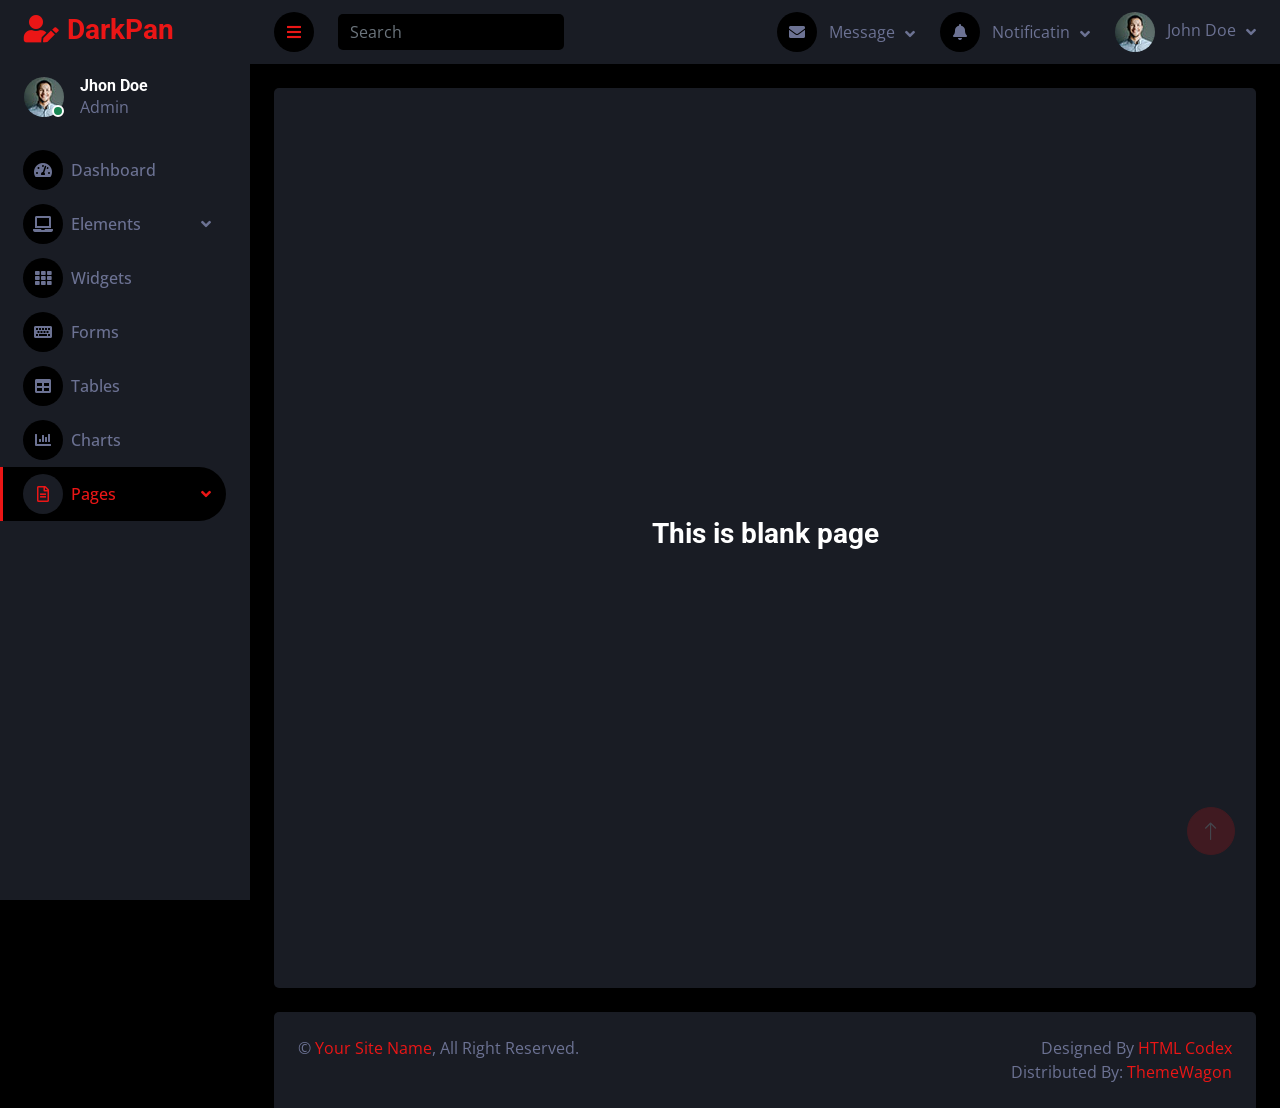
<file: 2blank.html>
<!DOCTYPE html>
<html lang="en">

<head>
    <meta charset="utf-8">
    <title>DarkPan - Bootstrap 5 Admin Template</title>
    <meta content="width=device-width, initial-scale=1.0" name="viewport">
    <meta content="" name="keywords">
    <meta content="" name="description">

    <!-- Favicon -->
    <link href="img/favicon.ico" rel="icon">

    <!-- Google Web Fonts -->
    <link rel="preconnect" href="https://fonts.googleapis.com">
    <link rel="preconnect" href="https://fonts.gstatic.com" crossorigin>
    <link href="https://fonts.googleapis.com/css2?family=Open+Sans:wght@400;600&family=Roboto:wght@500;700&display=swap" rel="stylesheet"> 
    
    <!-- Icon Font Stylesheet -->
    <link href="https://cdnjs.cloudflare.com/ajax/libs/font-awesome/5.10.0/css/all.min.css" rel="stylesheet">
    <link href="https://cdn.jsdelivr.net/npm/bootstrap-icons@1.4.1/font/bootstrap-icons.css" rel="stylesheet">

    <!-- Libraries Stylesheet -->
    <link href="lib/owlcarousel/assets/owl.carousel.min.css" rel="stylesheet">
    <link href="lib/tempusdominus/css/tempusdominus-bootstrap-4.min.css" rel="stylesheet" />

    <!-- Customized Bootstrap Stylesheet -->
    <link href="css/bootstrap.min.css" rel="stylesheet">

    <!-- Template Stylesheet -->
    <link href="css/style.css" rel="stylesheet">
</head>

<body>
    <div class="container-fluid position-relative d-flex p-0">
        <!-- Spinner Start -->
        <div id="spinner" class="show bg-dark position-fixed translate-middle w-100 vh-100 top-50 start-50 d-flex align-items-center justify-content-center">
            <div class="spinner-border text-primary" style="width: 3rem; height: 3rem;" role="status">
                <span class="sr-only">Loading...</span>
            </div>
        </div>
        <!-- Spinner End -->


        <!-- Sidebar Start -->
        <div class="sidebar pe-4 pb-3">
            <nav class="navbar bg-secondary navbar-dark">
                <a href="index.html" class="navbar-brand mx-4 mb-3">
                    <h3 class="text-primary"><i class="fa fa-user-edit me-2"></i>DarkPan</h3>
                </a>
                <div class="d-flex align-items-center ms-4 mb-4">
                    <div class="position-relative">
                        <img class="rounded-circle" src="img/user.jpg" alt="" style="width: 40px; height: 40px;">
                        <div class="bg-success rounded-circle border border-2 border-white position-absolute end-0 bottom-0 p-1"></div>
                    </div>
                    <div class="ms-3">
                        <h6 class="mb-0">Jhon Doe</h6>
                        <span>Admin</span>
                    </div>
                </div>
                <div class="navbar-nav w-100">
                    <a href="index.html" class="nav-item nav-link"><i class="fa fa-tachometer-alt me-2"></i>Dashboard</a>
                    <div class="nav-item dropdown">
                        <a href="#" class="nav-link dropdown-toggle" data-bs-toggle="dropdown"><i class="fa fa-laptop me-2"></i>Elements</a>
                        <div class="dropdown-menu bg-transparent border-0">
                            <a href="button.html" class="dropdown-item">Buttons</a>
                            <a href="typography.html" class="dropdown-item">Typography</a>
                            <a href="element.html" class="dropdown-item">Other Elements</a>
                        </div>
                    </div>
                    <a href="widget.html" class="nav-item nav-link"><i class="fa fa-th me-2"></i>Widgets</a>
                    <a href="form.html" class="nav-item nav-link"><i class="fa fa-keyboard me-2"></i>Forms</a>
                    <a href="table.html" class="nav-item nav-link"><i class="fa fa-table me-2"></i>Tables</a>
                    <a href="chart.html" class="nav-item nav-link"><i class="fa fa-chart-bar me-2"></i>Charts</a>
                    <div class="nav-item dropdown">
                        <a href="#" class="nav-link dropdown-toggle active" data-bs-toggle="dropdown"><i class="far fa-file-alt me-2"></i>Pages</a>
                        <div class="dropdown-menu bg-transparent border-0">
                            <a href="signin.html" class="dropdown-item">Sign In</a>
                            <a href="signup.html" class="dropdown-item">Sign Up</a>
                            <a href="404.html" class="dropdown-item">404 Error</a>
                            <a href="blank.html" class="dropdown-item active">Blank Page</a>
                        </div>
                    </div>
                </div>
            </nav>
        </div>
        <!-- Sidebar End -->


        <!-- Content Start -->
        <div class="content">
            <!-- Navbar Start -->
            <nav class="navbar navbar-expand bg-secondary navbar-dark sticky-top px-4 py-0">
                <a href="index.html" class="navbar-brand d-flex d-lg-none me-4">
                    <h2 class="text-primary mb-0"><i class="fa fa-user-edit"></i></h2>
                </a>
                <a href="#" class="sidebar-toggler flex-shrink-0">
                    <i class="fa fa-bars"></i>
                </a>
                <form class="d-none d-md-flex ms-4">
                    <input class="form-control bg-dark border-0" type="search" placeholder="Search">
                </form>
                <div class="navbar-nav align-items-center ms-auto">
                    <div class="nav-item dropdown">
                        <a href="#" class="nav-link dropdown-toggle" data-bs-toggle="dropdown">
                            <i class="fa fa-envelope me-lg-2"></i>
                            <span class="d-none d-lg-inline-flex">Message</span>
                        </a>
                        <div class="dropdown-menu dropdown-menu-end bg-secondary border-0 rounded-0 rounded-bottom m-0">
                            <a href="#" class="dropdown-item">
                                <div class="d-flex align-items-center">
                                    <img class="rounded-circle" src="img/user.jpg" alt="" style="width: 40px; height: 40px;">
                                    <div class="ms-2">
                                        <h6 class="fw-normal mb-0">Jhon send you a message</h6>
                                        <small>15 minutes ago</small>
                                    </div>
                                </div>
                            </a>
                            <hr class="dropdown-divider">
                            <a href="#" class="dropdown-item">
                                <div class="d-flex align-items-center">
                                    <img class="rounded-circle" src="img/user.jpg" alt="" style="width: 40px; height: 40px;">
                                    <div class="ms-2">
                                        <h6 class="fw-normal mb-0">Jhon send you a message</h6>
                                        <small>15 minutes ago</small>
                                    </div>
                                </div>
                            </a>
                            <hr class="dropdown-divider">
                            <a href="#" class="dropdown-item">
                                <div class="d-flex align-items-center">
                                    <img class="rounded-circle" src="img/user.jpg" alt="" style="width: 40px; height: 40px;">
                                    <div class="ms-2">
                                        <h6 class="fw-normal mb-0">Jhon send you a message</h6>
                                        <small>15 minutes ago</small>
                                    </div>
                                </div>
                            </a>
                            <hr class="dropdown-divider">
                            <a href="#" class="dropdown-item text-center">See all message</a>
                        </div>
                    </div>
                    <div class="nav-item dropdown">
                        <a href="#" class="nav-link dropdown-toggle" data-bs-toggle="dropdown">
                            <i class="fa fa-bell me-lg-2"></i>
                            <span class="d-none d-lg-inline-flex">Notificatin</span>
                        </a>
                        <div class="dropdown-menu dropdown-menu-end bg-secondary border-0 rounded-0 rounded-bottom m-0">
                            <a href="#" class="dropdown-item">
                                <h6 class="fw-normal mb-0">Profile updated</h6>
                                <small>15 minutes ago</small>
                            </a>
                            <hr class="dropdown-divider">
                            <a href="#" class="dropdown-item">
                                <h6 class="fw-normal mb-0">New user added</h6>
                                <small>15 minutes ago</small>
                            </a>
                            <hr class="dropdown-divider">
                            <a href="#" class="dropdown-item">
                                <h6 class="fw-normal mb-0">Password changed</h6>
                                <small>15 minutes ago</small>
                            </a>
                            <hr class="dropdown-divider">
                            <a href="#" class="dropdown-item text-center">See all notifications</a>
                        </div>
                    </div>
                    <div class="nav-item dropdown">
                        <a href="#" class="nav-link dropdown-toggle" data-bs-toggle="dropdown">
                            <img class="rounded-circle me-lg-2" src="img/user.jpg" alt="" style="width: 40px; height: 40px;">
                            <span class="d-none d-lg-inline-flex">John Doe</span>
                        </a>
                        <div class="dropdown-menu dropdown-menu-end bg-secondary border-0 rounded-0 rounded-bottom m-0">
                            <a href="#" class="dropdown-item">My Profile</a>
                            <a href="#" class="dropdown-item">Settings</a>
                            <a href="#" class="dropdown-item">Log Out</a>
                        </div>
                    </div>
                </div>
            </nav>
            <!-- Navbar End -->


            <!-- Blank Start -->
            <div class="container-fluid pt-4 px-4">
                <div class="row vh-100 bg-secondary rounded align-items-center justify-content-center mx-0">
                    <div class="col-md-6 text-center">
                        <h3>This is blank page</h3>
                    </div>
                </div>
            </div>
            <!-- Blank End -->


            <!-- Footer Start -->
            <div class="container-fluid pt-4 px-4">
                <div class="bg-secondary rounded-top p-4">
                    <div class="row">
                        <div class="col-12 col-sm-6 text-center text-sm-start">
                            &copy; <a href="#">Your Site Name</a>, All Right Reserved. 
                        </div>
                        <div class="col-12 col-sm-6 text-center text-sm-end">
                            <!--/*** This template is free as long as you keep the footer author’s credit link/attribution link/backlink. If you'd like to use the template without the footer author’s credit link/attribution link/backlink, you can purchase the Credit Removal License from "https://htmlcodex.com/credit-removal". Thank you for your support. ***/-->
                            Designed By <a href="https://htmlcodex.com">HTML Codex</a>
                            <br>Distributed By: <a href="https://themewagon.com" target="_blank">ThemeWagon</a>
                        </div>
                    </div>
                </div>
            </div>
            <!-- Footer End -->
        </div>
        <!-- Content End -->


        <!-- Back to Top -->
        <a href="#" class="btn btn-lg btn-primary btn-lg-square back-to-top"><i class="bi bi-arrow-up"></i></a>
    </div>

    <!-- JavaScript Libraries -->
    <script src="https://code.jquery.com/jquery-3.4.1.min.js"></script>
    <script src="https://cdn.jsdelivr.net/npm/bootstrap@5.0.0/dist/js/bootstrap.bundle.min.js"></script>
    <script src="lib/chart/chart.min.js"></script>
    <script src="lib/easing/easing.min.js"></script>
    <script src="lib/waypoints/waypoints.min.js"></script>
    <script src="lib/owlcarousel/owl.carousel.min.js"></script>
    <script src="lib/tempusdominus/js/moment.min.js"></script>
    <script src="lib/tempusdominus/js/moment-timezone.min.js"></script>
    <script src="lib/tempusdominus/js/tempusdominus-bootstrap-4.min.js"></script>

    <!-- Template Javascript -->
    <script src="js/main.js"></script>
</body>

</html>
</file>
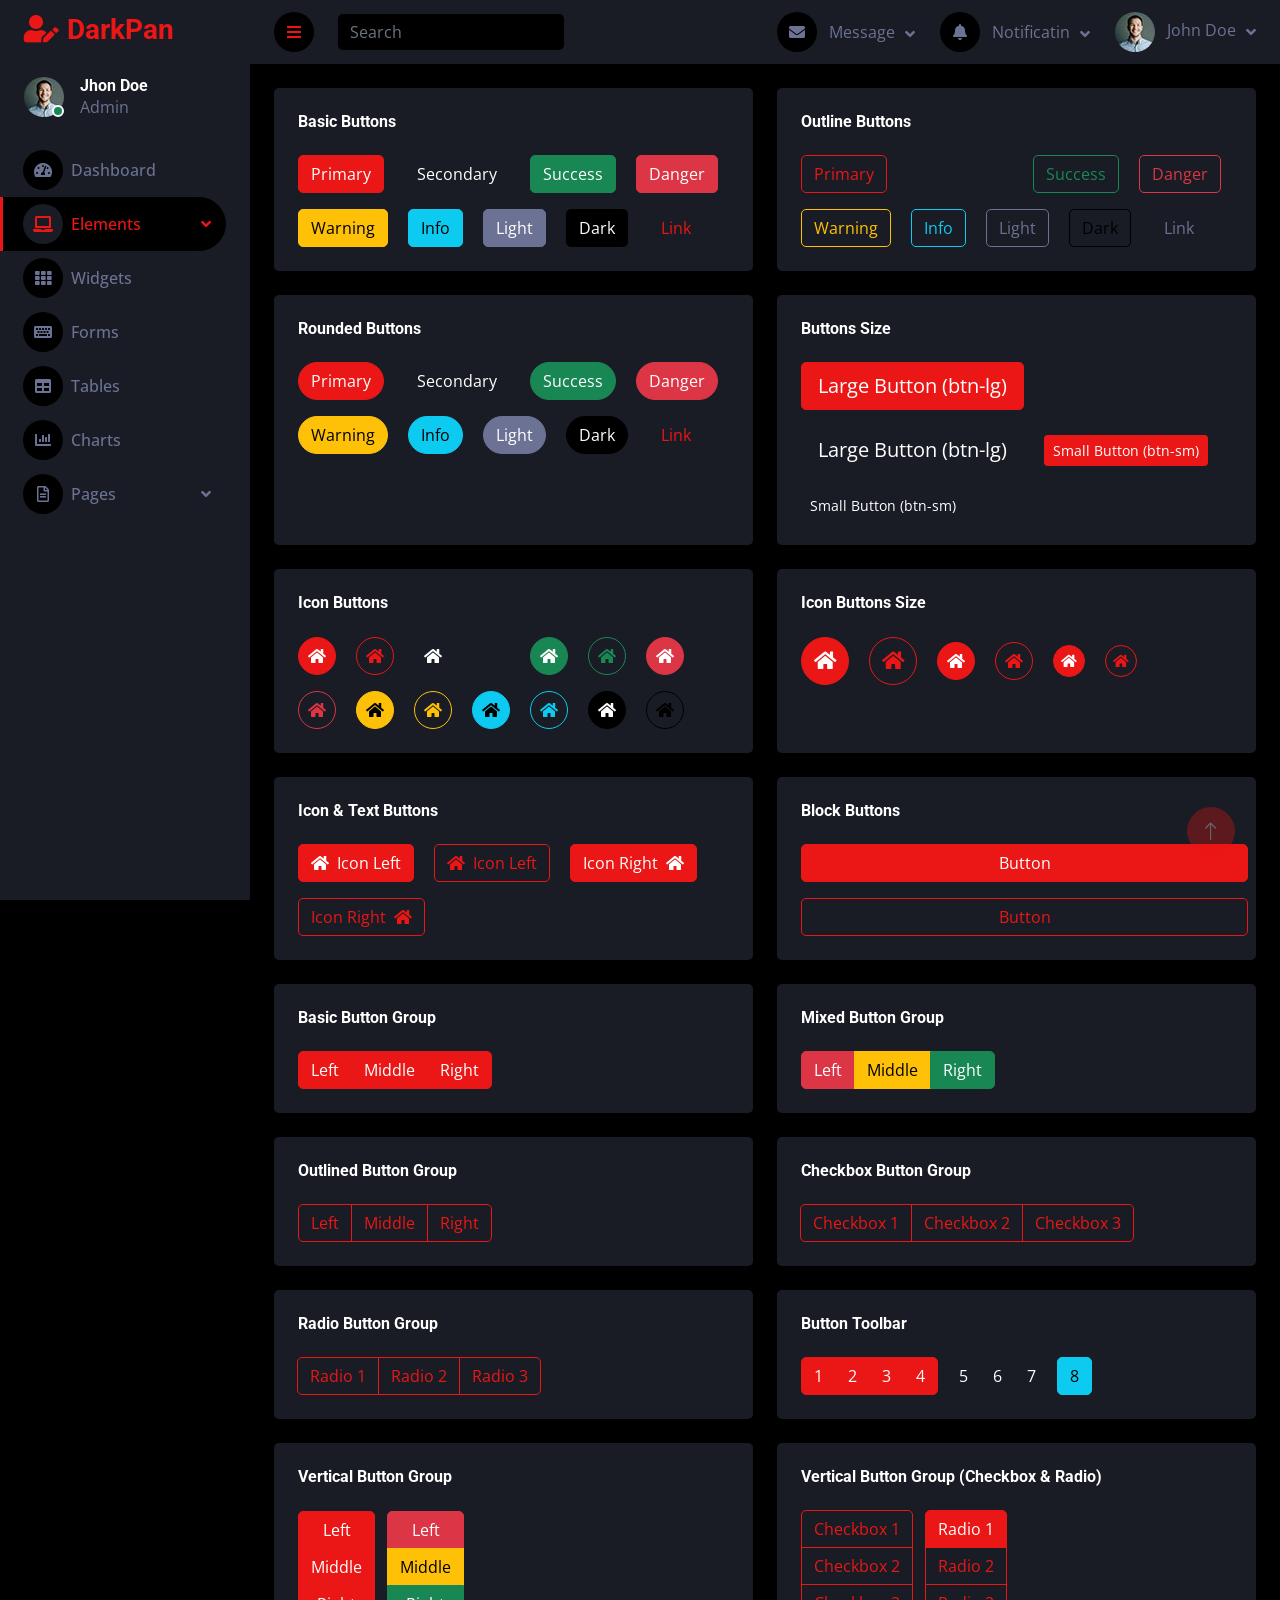
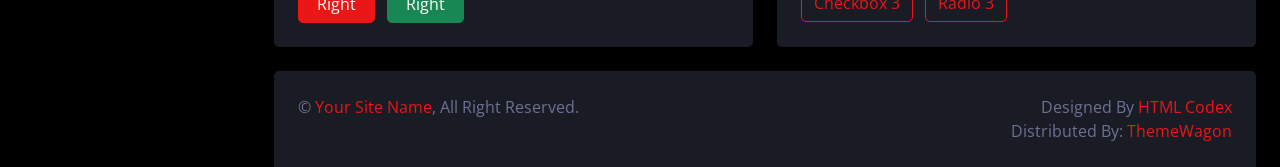
<file: 3button.html>
<!DOCTYPE html>
<html lang="en">

<head>
    <meta charset="utf-8">
    <title>DarkPan - Bootstrap 5 Admin Template</title>
    <meta content="width=device-width, initial-scale=1.0" name="viewport">
    <meta content="" name="keywords">
    <meta content="" name="description">

    <!-- Favicon -->
    <link href="img/favicon.ico" rel="icon">

    <!-- Google Web Fonts -->
    <link rel="preconnect" href="https://fonts.googleapis.com">
    <link rel="preconnect" href="https://fonts.gstatic.com" crossorigin>
    <link href="https://fonts.googleapis.com/css2?family=Open+Sans:wght@400;600&family=Roboto:wght@500;700&display=swap" rel="stylesheet"> 
    
    <!-- Icon Font Stylesheet -->
    <link href="https://cdnjs.cloudflare.com/ajax/libs/font-awesome/5.10.0/css/all.min.css" rel="stylesheet">
    <link href="https://cdn.jsdelivr.net/npm/bootstrap-icons@1.4.1/font/bootstrap-icons.css" rel="stylesheet">

    <!-- Libraries Stylesheet -->
    <link href="lib/owlcarousel/assets/owl.carousel.min.css" rel="stylesheet">
    <link href="lib/tempusdominus/css/tempusdominus-bootstrap-4.min.css" rel="stylesheet" />

    <!-- Customized Bootstrap Stylesheet -->
    <link href="css/bootstrap.min.css" rel="stylesheet">

    <!-- Template Stylesheet -->
    <link href="css/style.css" rel="stylesheet">
</head>

<body>
    <div class="container-fluid position-relative d-flex p-0">
        <!-- Spinner Start -->
        <div id="spinner" class="show bg-dark position-fixed translate-middle w-100 vh-100 top-50 start-50 d-flex align-items-center justify-content-center">
            <div class="spinner-border text-primary" style="width: 3rem; height: 3rem;" role="status">
                <span class="sr-only">Loading...</span>
            </div>
        </div>
        <!-- Spinner End -->


        <!-- Sidebar Start -->
        <div class="sidebar pe-4 pb-3">
            <nav class="navbar bg-secondary navbar-dark">
                <a href="index.html" class="navbar-brand mx-4 mb-3">
                    <h3 class="text-primary"><i class="fa fa-user-edit me-2"></i>DarkPan</h3>
                </a>
                <div class="d-flex align-items-center ms-4 mb-4">
                    <div class="position-relative">
                        <img class="rounded-circle" src="img/user.jpg" alt="" style="width: 40px; height: 40px;">
                        <div class="bg-success rounded-circle border border-2 border-white position-absolute end-0 bottom-0 p-1"></div>
                    </div>
                    <div class="ms-3">
                        <h6 class="mb-0">Jhon Doe</h6>
                        <span>Admin</span>
                    </div>
                </div>
                <div class="navbar-nav w-100">
                    <a href="index.html" class="nav-item nav-link"><i class="fa fa-tachometer-alt me-2"></i>Dashboard</a>
                    <div class="nav-item dropdown">
                        <a href="#" class="nav-link dropdown-toggle active" data-bs-toggle="dropdown"><i class="fa fa-laptop me-2"></i>Elements</a>
                        <div class="dropdown-menu bg-transparent border-0">
                            <a href="button.html" class="dropdown-item active">Buttons</a>
                            <a href="typography.html" class="dropdown-item">Typography</a>
                            <a href="element.html" class="dropdown-item">Other Elements</a>
                        </div>
                    </div>
                    <a href="widget.html" class="nav-item nav-link"><i class="fa fa-th me-2"></i>Widgets</a>
                    <a href="form.html" class="nav-item nav-link"><i class="fa fa-keyboard me-2"></i>Forms</a>
                    <a href="table.html" class="nav-item nav-link"><i class="fa fa-table me-2"></i>Tables</a>
                    <a href="chart.html" class="nav-item nav-link"><i class="fa fa-chart-bar me-2"></i>Charts</a>
                    <div class="nav-item dropdown">
                        <a href="#" class="nav-link dropdown-toggle" data-bs-toggle="dropdown"><i class="far fa-file-alt me-2"></i>Pages</a>
                        <div class="dropdown-menu bg-transparent border-0">
                            <a href="signin.html" class="dropdown-item">Sign In</a>
                            <a href="signup.html" class="dropdown-item">Sign Up</a>
                            <a href="404.html" class="dropdown-item">404 Error</a>
                            <a href="blank.html" class="dropdown-item">Blank Page</a>
                        </div>
                    </div>
                </div>
            </nav>
        </div>
        <!-- Sidebar End -->


        <!-- Content Start -->
        <div class="content">
            <!-- Navbar Start -->
            <nav class="navbar navbar-expand bg-secondary navbar-dark sticky-top px-4 py-0">
                <a href="index.html" class="navbar-brand d-flex d-lg-none me-4">
                    <h2 class="text-primary mb-0"><i class="fa fa-user-edit"></i></h2>
                </a>
                <a href="#" class="sidebar-toggler flex-shrink-0">
                    <i class="fa fa-bars"></i>
                </a>
                <form class="d-none d-md-flex ms-4">
                    <input class="form-control bg-dark border-0" type="search" placeholder="Search">
                </form>
                <div class="navbar-nav align-items-center ms-auto">
                    <div class="nav-item dropdown">
                        <a href="#" class="nav-link dropdown-toggle" data-bs-toggle="dropdown">
                            <i class="fa fa-envelope me-lg-2"></i>
                            <span class="d-none d-lg-inline-flex">Message</span>
                        </a>
                        <div class="dropdown-menu dropdown-menu-end bg-secondary border-0 rounded-0 rounded-bottom m-0">
                            <a href="#" class="dropdown-item">
                                <div class="d-flex align-items-center">
                                    <img class="rounded-circle" src="img/user.jpg" alt="" style="width: 40px; height: 40px;">
                                    <div class="ms-2">
                                        <h6 class="fw-normal mb-0">Jhon send you a message</h6>
                                        <small>15 minutes ago</small>
                                    </div>
                                </div>
                            </a>
                            <hr class="dropdown-divider">
                            <a href="#" class="dropdown-item">
                                <div class="d-flex align-items-center">
                                    <img class="rounded-circle" src="img/user.jpg" alt="" style="width: 40px; height: 40px;">
                                    <div class="ms-2">
                                        <h6 class="fw-normal mb-0">Jhon send you a message</h6>
                                        <small>15 minutes ago</small>
                                    </div>
                                </div>
                            </a>
                            <hr class="dropdown-divider">
                            <a href="#" class="dropdown-item">
                                <div class="d-flex align-items-center">
                                    <img class="rounded-circle" src="img/user.jpg" alt="" style="width: 40px; height: 40px;">
                                    <div class="ms-2">
                                        <h6 class="fw-normal mb-0">Jhon send you a message</h6>
                                        <small>15 minutes ago</small>
                                    </div>
                                </div>
                            </a>
                            <hr class="dropdown-divider">
                            <a href="#" class="dropdown-item text-center">See all message</a>
                        </div>
                    </div>
                    <div class="nav-item dropdown">
                        <a href="#" class="nav-link dropdown-toggle" data-bs-toggle="dropdown">
                            <i class="fa fa-bell me-lg-2"></i>
                            <span class="d-none d-lg-inline-flex">Notificatin</span>
                        </a>
                        <div class="dropdown-menu dropdown-menu-end bg-secondary border-0 rounded-0 rounded-bottom m-0">
                            <a href="#" class="dropdown-item">
                                <h6 class="fw-normal mb-0">Profile updated</h6>
                                <small>15 minutes ago</small>
                            </a>
                            <hr class="dropdown-divider">
                            <a href="#" class="dropdown-item">
                                <h6 class="fw-normal mb-0">New user added</h6>
                                <small>15 minutes ago</small>
                            </a>
                            <hr class="dropdown-divider">
                            <a href="#" class="dropdown-item">
                                <h6 class="fw-normal mb-0">Password changed</h6>
                                <small>15 minutes ago</small>
                            </a>
                            <hr class="dropdown-divider">
                            <a href="#" class="dropdown-item text-center">See all notifications</a>
                        </div>
                    </div>
                    <div class="nav-item dropdown">
                        <a href="#" class="nav-link dropdown-toggle" data-bs-toggle="dropdown">
                            <img class="rounded-circle me-lg-2" src="img/user.jpg" alt="" style="width: 40px; height: 40px;">
                            <span class="d-none d-lg-inline-flex">John Doe</span>
                        </a>
                        <div class="dropdown-menu dropdown-menu-end bg-secondary border-0 rounded-0 rounded-bottom m-0">
                            <a href="#" class="dropdown-item">My Profile</a>
                            <a href="#" class="dropdown-item">Settings</a>
                            <a href="#" class="dropdown-item">Log Out</a>
                        </div>
                    </div>
                </div>
            </nav>
            <!-- Navbar End -->


            <!-- Button Start -->
            <div class="container-fluid pt-4 px-4">
                <div class="row g-4">
                    <div class="col-sm-12 col-xl-6">
                        <div class="bg-secondary rounded h-100 p-4">
                            <h6 class="mb-4">Basic Buttons</h6>
                            <div class="m-n2">
                                <button type="button" class="btn btn-primary m-2">Primary</button>
                                <button type="button" class="btn btn-secondary m-2">Secondary</button>
                                <button type="button" class="btn btn-success m-2">Success</button>
                                <button type="button" class="btn btn-danger m-2">Danger</button>
                                <button type="button" class="btn btn-warning m-2">Warning</button>
                                <button type="button" class="btn btn-info m-2">Info</button>
                                <button type="button" class="btn btn-light m-2">Light</button>
                                <button type="button" class="btn btn-dark m-2">Dark</button>
                                <button type="button" class="btn btn-link m-2">Link</button>
                            </div>
                        </div>
                    </div>
                    <div class="col-sm-12 col-xl-6">
                        <div class="bg-secondary rounded h-100 p-4">
                            <h6 class="mb-4">Outline Buttons</h6>
                            <div class="m-n2">
                                <button type="button" class="btn btn-outline-primary m-2">Primary</button>
                                <button type="button" class="btn btn-outline-secondary m-2">Secondary</button>
                                <button type="button" class="btn btn-outline-success m-2">Success</button>
                                <button type="button" class="btn btn-outline-danger m-2">Danger</button>
                                <button type="button" class="btn btn-outline-warning m-2">Warning</button>
                                <button type="button" class="btn btn-outline-info m-2">Info</button>
                                <button type="button" class="btn btn-outline-light m-2">Light</button>
                                <button type="button" class="btn btn-outline-dark m-2">Dark</button>
                                <button type="button" class="btn btn-outline-link m-2">Link</button>
                            </div>
                        </div>
                    </div>
                    <div class="col-sm-12 col-xl-6">
                        <div class="bg-secondary rounded h-100 p-4">
                            <h6 class="mb-4">Rounded Buttons</h6>
                            <div class="m-n2">
                                <button type="button" class="btn btn-primary rounded-pill m-2">Primary</button>
                                <button type="button" class="btn btn-secondary rounded-pill m-2">Secondary</button>
                                <button type="button" class="btn btn-success rounded-pill m-2">Success</button>
                                <button type="button" class="btn btn-danger rounded-pill m-2">Danger</button>
                                <button type="button" class="btn btn-warning rounded-pill m-2">Warning</button>
                                <button type="button" class="btn btn-info rounded-pill m-2">Info</button>
                                <button type="button" class="btn btn-light rounded-pill m-2">Light</button>
                                <button type="button" class="btn btn-dark rounded-pill m-2">Dark</button>
                                <button type="button" class="btn btn-link rounded-pill m-2">Link</button>
                            </div>
                        </div>
                    </div>
                    <div class="col-sm-12 col-xl-6">
                        <div class="bg-secondary rounded h-100 p-4">
                            <h6 class="mb-4">Buttons Size</h6>
                            <div class="m-n2">
                                <button type="button" class="btn btn-lg btn-primary m-2">Large Button (btn-lg)</button>
                                <button type="button" class="btn btn-lg btn-secondary m-2">Large Button (btn-lg)</button>
                                <button type="button" class="btn btn-sm btn-primary m-2">Small Button (btn-sm)</button>
                                <button type="button" class="btn btn-sm btn-secondary m-2">Small Button (btn-sm)</button>
                            </div>
                        </div>
                    </div>
                    <div class="col-sm-12 col-xl-6">
                        <div class="bg-secondary rounded h-100 p-4">
                            <h6 class="mb-4">Icon Buttons</h6>
                            <div class="m-n2">
                                <button type="button" class="btn btn-square btn-primary m-2"><i class="fa fa-home"></i></button>
                                <button type="button" class="btn btn-square btn-outline-primary m-2"><i class="fa fa-home"></i></button>
                                <button type="button" class="btn btn-square btn-secondary m-2"><i class="fa fa-home"></i></button>
                                <button type="button" class="btn btn-square btn-outline-secondary m-2"><i class="fa fa-home"></i></button>
                                <button type="button" class="btn btn-square btn-success m-2"><i class="fa fa-home"></i></button>
                                <button type="button" class="btn btn-square btn-outline-success m-2"><i class="fa fa-home"></i></button>
                                <button type="button" class="btn btn-square btn-danger m-2"><i class="fa fa-home"></i></button>
                                <button type="button" class="btn btn-square btn-outline-danger m-2"><i class="fa fa-home"></i></button>
                                <button type="button" class="btn btn-square btn-warning m-2"><i class="fa fa-home"></i></button>
                                <button type="button" class="btn btn-square btn-outline-warning m-2"><i class="fa fa-home"></i></button>
                                <button type="button" class="btn btn-square btn-info m-2"><i class="fa fa-home"></i></button>
                                <button type="button" class="btn btn-square btn-outline-info m-2"><i class="fa fa-home"></i></button>
                                <button type="button" class="btn btn-square btn-dark m-2"><i class="fa fa-home"></i></button>
                                <button type="button" class="btn btn-square btn-outline-dark m-2"><i class="fa fa-home"></i></button>
                            </div>
                        </div>
                    </div>
                    <div class="col-sm-12 col-xl-6">
                        <div class="bg-secondary rounded h-100 p-4">
                            <h6 class="mb-4">Icon Buttons Size</h6>
                            <div class="m-n2">
                                <button type="button" class="btn btn-lg btn-lg-square btn-primary m-2"><i class="fa fa-home"></i></button>
                                <button type="button" class="btn btn-lg btn-lg-square btn-outline-primary m-2"><i class="fa fa-home"></i></button>
                                <button type="button" class="btn btn-square btn-primary m-2"><i class="fa fa-home"></i></button>
                                <button type="button" class="btn btn-square btn-outline-primary m-2"><i class="fa fa-home"></i></button>
                                <button type="button" class="btn btn-sm btn-sm-square btn-primary m-2"><i class="fa fa-home"></i></button>
                                <button type="button" class="btn btn-sm btn-sm-square btn-outline-primary m-2"><i class="fa fa-home"></i></button>
                            </div>
                        </div>
                    </div>
                    <div class="col-sm-12 col-xl-6">
                        <div class="bg-secondary rounded h-100 p-4">
                            <h6 class="mb-4">Icon & Text Buttons</h6>
                            <div class="m-n2">
                                <button type="button" class="btn btn-primary m-2"><i class="fa fa-home me-2"></i>Icon Left</button>
                                <button type="button" class="btn btn-outline-primary m-2"><i class="fa fa-home me-2"></i>Icon Left</button>
                                <button type="button" class="btn btn-primary m-2">Icon Right<i class="fa fa-home ms-2"></i></button>
                                <button type="button" class="btn btn-outline-primary m-2">Icon Right<i class="fa fa-home ms-2"></i></button>
                            </div>
                        </div>
                    </div>
                    <div class="col-sm-12 col-xl-6">
                        <div class="bg-secondary rounded h-100 p-4">
                            <h6 class="mb-4">Block Buttons</h6>
                            <div class="m-n2">
                                <button class="btn btn-primary w-100 m-2" type="button">Button</button>
                                <button class="btn btn-outline-primary w-100 m-2" type="button">Button</button>
                            </div>
                        </div>
                    </div>
                    <div class="col-sm-12 col-xl-6">
                        <div class="bg-secondary rounded h-100 p-4">
                            <h6 class="mb-4">Basic Button Group</h6>
                            <div class="btn-group" role="group">
                                <button type="button" class="btn btn-primary">Left</button>
                                <button type="button" class="btn btn-primary">Middle</button>
                                <button type="button" class="btn btn-primary">Right</button>
                            </div>
                        </div>
                    </div>
                    <div class="col-sm-12 col-xl-6">
                        <div class="bg-secondary rounded h-100 p-4">
                            <h6 class="mb-4">Mixed Button Group</h6>
                            <div class="btn-group" role="group">
                                <button type="button" class="btn btn-danger">Left</button>
                                <button type="button" class="btn btn-warning">Middle</button>
                                <button type="button" class="btn btn-success">Right</button>
                            </div>
                        </div>
                    </div>
                    <div class="col-sm-12 col-xl-6">
                        <div class="bg-secondary rounded h-100 p-4">
                            <h6 class="mb-4">Outlined Button Group</h6>
                            <div class="btn-group" role="group">
                                <button type="button" class="btn btn-outline-primary">Left</button>
                                <button type="button" class="btn btn-outline-primary">Middle</button>
                                <button type="button" class="btn btn-outline-primary">Right</button>
                            </div>
                        </div>
                    </div>
                    <div class="col-sm-12 col-xl-6">
                        <div class="bg-secondary rounded h-100 p-4">
                            <h6 class="mb-4">Checkbox Button Group</h6>
                            <div class="btn-group" role="group">
                                <input type="checkbox" class="btn-check" id="btncheck1" autocomplete="off">
                                <label class="btn btn-outline-primary" for="btncheck1">Checkbox 1</label>

                                <input type="checkbox" class="btn-check" id="btncheck2" autocomplete="off">
                                <label class="btn btn-outline-primary" for="btncheck2">Checkbox 2</label>

                                <input type="checkbox" class="btn-check" id="btncheck3" autocomplete="off">
                                <label class="btn btn-outline-primary" for="btncheck3">Checkbox 3</label>
                            </div>
                        </div>
                    </div>
                    <div class="col-sm-12 col-xl-6">
                        <div class="bg-secondary rounded h-100 p-4">
                            <h6 class="mb-4">Radio Button Group</h6>
                            <div class="btn-group" role="group">
                                <input type="radio" class="btn-check" name="btnradio" id="btnradio1" autocomplete="off"
                                    checked>
                                <label class="btn btn-outline-primary" for="btnradio1">Radio 1</label>

                                <input type="radio" class="btn-check" name="btnradio" id="btnradio2" autocomplete="off">
                                <label class="btn btn-outline-primary" for="btnradio2">Radio 2</label>

                                <input type="radio" class="btn-check" name="btnradio" id="btnradio3" autocomplete="off">
                                <label class="btn btn-outline-primary" for="btnradio3">Radio 3</label>
                            </div>
                        </div>
                    </div>
                    <div class="col-sm-12 col-xl-6">
                        <div class="bg-secondary rounded h-100 p-4">
                            <h6 class="mb-4">Button Toolbar</h6>
                            <div class="btn-toolbar" role="toolbar">
                                <div class="btn-group me-2" role="group" aria-label="First group">
                                    <button type="button" class="btn btn-primary">1</button>
                                    <button type="button" class="btn btn-primary">2</button>
                                    <button type="button" class="btn btn-primary">3</button>
                                    <button type="button" class="btn btn-primary">4</button>
                                </div>
                                <div class="btn-group me-2" role="group" aria-label="Second group">
                                    <button type="button" class="btn btn-secondary">5</button>
                                    <button type="button" class="btn btn-secondary">6</button>
                                    <button type="button" class="btn btn-secondary">7</button>
                                </div>
                                <div class="btn-group" role="group" aria-label="Third group">
                                    <button type="button" class="btn btn-info">8</button>
                                </div>
                            </div>
                        </div>
                    </div>
                    <div class="col-sm-12 col-xl-6">
                        <div class="bg-secondary rounded h-100 p-4">
                            <h6 class="mb-4">Vertical Button Group</h6>
                            <div class="btn-group-vertical me-2" role="group">
                                <button type="button" class="btn btn-primary">Left</button>
                                <button type="button" class="btn btn-primary">Middle</button>
                                <button type="button" class="btn btn-primary">Right</button>
                            </div>
                            <div class="btn-group-vertical" role="group">
                                <button type="button" class="btn btn-danger">Left</button>
                                <button type="button" class="btn btn-warning">Middle</button>
                                <button type="button" class="btn btn-success">Right</button>
                            </div>
                        </div>
                    </div>
                    <div class="col-sm-12 col-xl-6">
                        <div class="bg-secondary rounded h-100 p-4">
                            <h6 class="mb-4">Vertical Button Group (Checkbox & Radio)</h6>
                            <div class="btn-group-vertical me-2" role="group">
                                <input type="checkbox" class="btn-check" id="btncheck1" autocomplete="off">
                                <label class="btn btn-outline-primary" for="btncheck1">Checkbox 1</label>

                                <input type="checkbox" class="btn-check" id="btncheck2" autocomplete="off">
                                <label class="btn btn-outline-primary" for="btncheck2">Checkbox 2</label>

                                <input type="checkbox" class="btn-check" id="btncheck3" autocomplete="off">
                                <label class="btn btn-outline-primary" for="btncheck3">Checkbox 3</label>
                            </div>
                            <div class="btn-group-vertical" role="group">
                                <input type="radio" class="btn-check" name="btnradio" id="btnradio1" autocomplete="off"
                                    checked>
                                <label class="btn btn-outline-primary" for="btnradio1">Radio 1</label>

                                <input type="radio" class="btn-check" name="btnradio" id="btnradio2" autocomplete="off">
                                <label class="btn btn-outline-primary" for="btnradio2">Radio 2</label>

                                <input type="radio" class="btn-check" name="btnradio" id="btnradio3" autocomplete="off">
                                <label class="btn btn-outline-primary" for="btnradio3">Radio 3</label>
                            </div>
                        </div>
                    </div>
                </div>
            </div>
            <!-- Button End -->


            <!-- Footer Start -->
            <div class="container-fluid pt-4 px-4">
                <div class="bg-secondary rounded-top p-4">
                    <div class="row">
                        <div class="col-12 col-sm-6 text-center text-sm-start">
                            &copy; <a href="#">Your Site Name</a>, All Right Reserved. 
                        </div>
                        <div class="col-12 col-sm-6 text-center text-sm-end">
                            <!--/*** This template is free as long as you keep the footer author’s credit link/attribution link/backlink. If you'd like to use the template without the footer author’s credit link/attribution link/backlink, you can purchase the Credit Removal License from "https://htmlcodex.com/credit-removal". Thank you for your support. ***/-->
                            Designed By <a href="https://htmlcodex.com">HTML Codex</a>
                            <br>Distributed By: <a href="https://themewagon.com" target="_blank">ThemeWagon</a>
                        </div>
                    </div>
                </div>
            </div>
            <!-- Footer End -->
        </div>
        <!-- Content End -->


        <!-- Back to Top -->
        <a href="#" class="btn btn-lg btn-primary btn-lg-square back-to-top"><i class="bi bi-arrow-up"></i></a>
    </div>

    <!-- JavaScript Libraries -->
    <script src="https://code.jquery.com/jquery-3.4.1.min.js"></script>
    <script src="https://cdn.jsdelivr.net/npm/bootstrap@5.0.0/dist/js/bootstrap.bundle.min.js"></script>
    <script src="lib/chart/chart.min.js"></script>
    <script src="lib/easing/easing.min.js"></script>
    <script src="lib/waypoints/waypoints.min.js"></script>
    <script src="lib/owlcarousel/owl.carousel.min.js"></script>
    <script src="lib/tempusdominus/js/moment.min.js"></script>
    <script src="lib/tempusdominus/js/moment-timezone.min.js"></script>
    <script src="lib/tempusdominus/js/tempusdominus-bootstrap-4.min.js"></script>

    <!-- Template Javascript -->
    <script src="js/main.js"></script>
</body>

</html>
</file>
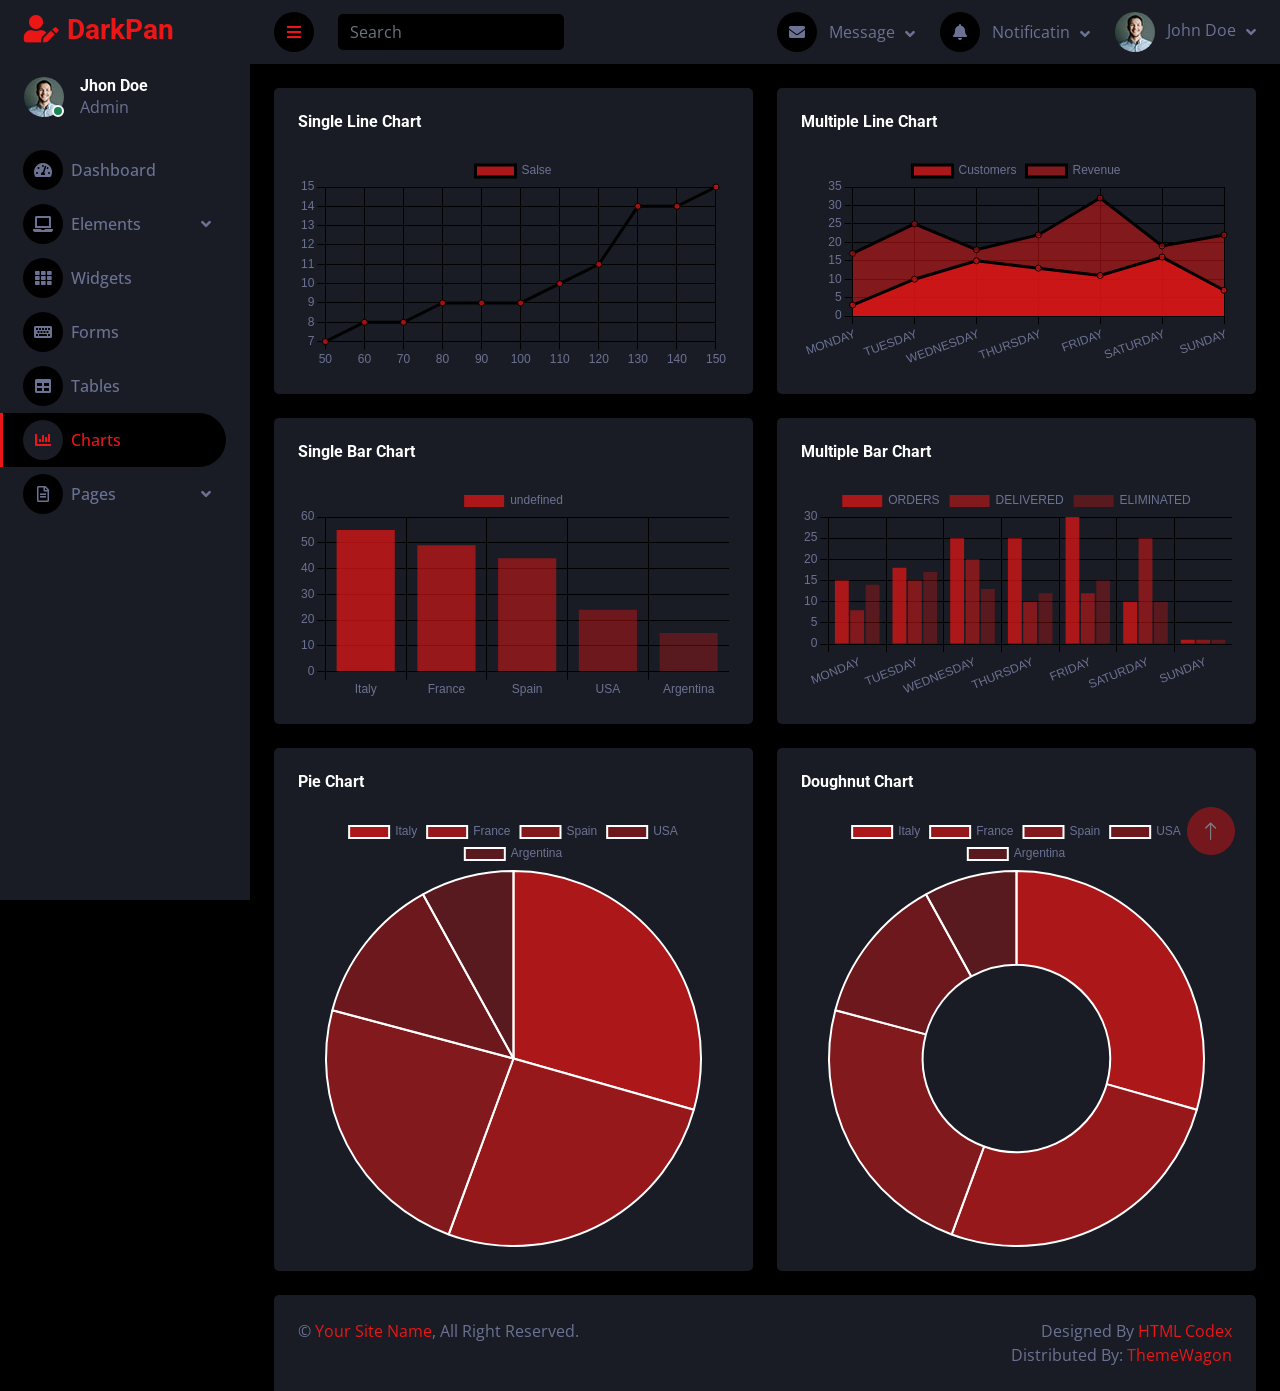
<file: 4chart.html>
<!DOCTYPE html>
<html lang="en">

<head>
    <meta charset="utf-8">
    <title>DarkPan - Bootstrap 5 Admin Template</title>
    <meta content="width=device-width, initial-scale=1.0" name="viewport">
    <meta content="" name="keywords">
    <meta content="" name="description">

    <!-- Favicon -->
    <link href="img/favicon.ico" rel="icon">

    <!-- Google Web Fonts -->
    <link rel="preconnect" href="https://fonts.googleapis.com">
    <link rel="preconnect" href="https://fonts.gstatic.com" crossorigin>
    <link href="https://fonts.googleapis.com/css2?family=Open+Sans:wght@400;600&family=Roboto:wght@500;700&display=swap" rel="stylesheet"> 
    
    <!-- Icon Font Stylesheet -->
    <link href="https://cdnjs.cloudflare.com/ajax/libs/font-awesome/5.10.0/css/all.min.css" rel="stylesheet">
    <link href="https://cdn.jsdelivr.net/npm/bootstrap-icons@1.4.1/font/bootstrap-icons.css" rel="stylesheet">

    <!-- Libraries Stylesheet -->
    <link href="lib/owlcarousel/assets/owl.carousel.min.css" rel="stylesheet">
    <link href="lib/tempusdominus/css/tempusdominus-bootstrap-4.min.css" rel="stylesheet" />

    <!-- Customized Bootstrap Stylesheet -->
    <link href="css/bootstrap.min.css" rel="stylesheet">

    <!-- Template Stylesheet -->
    <link href="css/style.css" rel="stylesheet">
</head>

<body>
    <div class="container-fluid position-relative d-flex p-0">
        <!-- Spinner Start -->
        <div id="spinner" class="show bg-dark position-fixed translate-middle w-100 vh-100 top-50 start-50 d-flex align-items-center justify-content-center">
            <div class="spinner-border text-primary" style="width: 3rem; height: 3rem;" role="status">
                <span class="sr-only">Loading...</span>
            </div>
        </div>
        <!-- Spinner End -->


        <!-- Sidebar Start -->
        <div class="sidebar pe-4 pb-3">
            <nav class="navbar bg-secondary navbar-dark">
                <a href="index.html" class="navbar-brand mx-4 mb-3">
                    <h3 class="text-primary"><i class="fa fa-user-edit me-2"></i>DarkPan</h3>
                </a>
                <div class="d-flex align-items-center ms-4 mb-4">
                    <div class="position-relative">
                        <img class="rounded-circle" src="img/user.jpg" alt="" style="width: 40px; height: 40px;">
                        <div class="bg-success rounded-circle border border-2 border-white position-absolute end-0 bottom-0 p-1"></div>
                    </div>
                    <div class="ms-3">
                        <h6 class="mb-0">Jhon Doe</h6>
                        <span>Admin</span>
                    </div>
                </div>
                <div class="navbar-nav w-100">
                    <a href="index.html" class="nav-item nav-link"><i class="fa fa-tachometer-alt me-2"></i>Dashboard</a>
                    <div class="nav-item dropdown">
                        <a href="#" class="nav-link dropdown-toggle" data-bs-toggle="dropdown"><i class="fa fa-laptop me-2"></i>Elements</a>
                        <div class="dropdown-menu bg-transparent border-0">
                            <a href="button.html" class="dropdown-item">Buttons</a>
                            <a href="typography.html" class="dropdown-item">Typography</a>
                            <a href="element.html" class="dropdown-item">Other Elements</a>
                        </div>
                    </div>
                    <a href="widget.html" class="nav-item nav-link"><i class="fa fa-th me-2"></i>Widgets</a>
                    <a href="form.html" class="nav-item nav-link"><i class="fa fa-keyboard me-2"></i>Forms</a>
                    <a href="table.html" class="nav-item nav-link"><i class="fa fa-table me-2"></i>Tables</a>
                    <a href="chart.html" class="nav-item nav-link active"><i class="fa fa-chart-bar me-2"></i>Charts</a>
                    <div class="nav-item dropdown">
                        <a href="#" class="nav-link dropdown-toggle" data-bs-toggle="dropdown"><i class="far fa-file-alt me-2"></i>Pages</a>
                        <div class="dropdown-menu bg-transparent border-0">
                            <a href="signin.html" class="dropdown-item">Sign In</a>
                            <a href="signup.html" class="dropdown-item">Sign Up</a>
                            <a href="404.html" class="dropdown-item">404 Error</a>
                            <a href="blank.html" class="dropdown-item">Blank Page</a>
                        </div>
                    </div>
                </div>
            </nav>
        </div>
        <!-- Sidebar End -->


        <!-- Content Start -->
        <div class="content">
            <!-- Navbar Start -->
            <nav class="navbar navbar-expand bg-secondary navbar-dark sticky-top px-4 py-0">
                <a href="index.html" class="navbar-brand d-flex d-lg-none me-4">
                    <h2 class="text-primary mb-0"><i class="fa fa-user-edit"></i></h2>
                </a>
                <a href="#" class="sidebar-toggler flex-shrink-0">
                    <i class="fa fa-bars"></i>
                </a>
                <form class="d-none d-md-flex ms-4">
                    <input class="form-control bg-dark border-0" type="search" placeholder="Search">
                </form>
                <div class="navbar-nav align-items-center ms-auto">
                    <div class="nav-item dropdown">
                        <a href="#" class="nav-link dropdown-toggle" data-bs-toggle="dropdown">
                            <i class="fa fa-envelope me-lg-2"></i>
                            <span class="d-none d-lg-inline-flex">Message</span>
                        </a>
                        <div class="dropdown-menu dropdown-menu-end bg-secondary border-0 rounded-0 rounded-bottom m-0">
                            <a href="#" class="dropdown-item">
                                <div class="d-flex align-items-center">
                                    <img class="rounded-circle" src="img/user.jpg" alt="" style="width: 40px; height: 40px;">
                                    <div class="ms-2">
                                        <h6 class="fw-normal mb-0">Jhon send you a message</h6>
                                        <small>15 minutes ago</small>
                                    </div>
                                </div>
                            </a>
                            <hr class="dropdown-divider">
                            <a href="#" class="dropdown-item">
                                <div class="d-flex align-items-center">
                                    <img class="rounded-circle" src="img/user.jpg" alt="" style="width: 40px; height: 40px;">
                                    <div class="ms-2">
                                        <h6 class="fw-normal mb-0">Jhon send you a message</h6>
                                        <small>15 minutes ago</small>
                                    </div>
                                </div>
                            </a>
                            <hr class="dropdown-divider">
                            <a href="#" class="dropdown-item">
                                <div class="d-flex align-items-center">
                                    <img class="rounded-circle" src="img/user.jpg" alt="" style="width: 40px; height: 40px;">
                                    <div class="ms-2">
                                        <h6 class="fw-normal mb-0">Jhon send you a message</h6>
                                        <small>15 minutes ago</small>
                                    </div>
                                </div>
                            </a>
                            <hr class="dropdown-divider">
                            <a href="#" class="dropdown-item text-center">See all message</a>
                        </div>
                    </div>
                    <div class="nav-item dropdown">
                        <a href="#" class="nav-link dropdown-toggle" data-bs-toggle="dropdown">
                            <i class="fa fa-bell me-lg-2"></i>
                            <span class="d-none d-lg-inline-flex">Notificatin</span>
                        </a>
                        <div class="dropdown-menu dropdown-menu-end bg-secondary border-0 rounded-0 rounded-bottom m-0">
                            <a href="#" class="dropdown-item">
                                <h6 class="fw-normal mb-0">Profile updated</h6>
                                <small>15 minutes ago</small>
                            </a>
                            <hr class="dropdown-divider">
                            <a href="#" class="dropdown-item">
                                <h6 class="fw-normal mb-0">New user added</h6>
                                <small>15 minutes ago</small>
                            </a>
                            <hr class="dropdown-divider">
                            <a href="#" class="dropdown-item">
                                <h6 class="fw-normal mb-0">Password changed</h6>
                                <small>15 minutes ago</small>
                            </a>
                            <hr class="dropdown-divider">
                            <a href="#" class="dropdown-item text-center">See all notifications</a>
                        </div>
                    </div>
                    <div class="nav-item dropdown">
                        <a href="#" class="nav-link dropdown-toggle" data-bs-toggle="dropdown">
                            <img class="rounded-circle me-lg-2" src="img/user.jpg" alt="" style="width: 40px; height: 40px;">
                            <span class="d-none d-lg-inline-flex">John Doe</span>
                        </a>
                        <div class="dropdown-menu dropdown-menu-end bg-secondary border-0 rounded-0 rounded-bottom m-0">
                            <a href="#" class="dropdown-item">My Profile</a>
                            <a href="#" class="dropdown-item">Settings</a>
                            <a href="#" class="dropdown-item">Log Out</a>
                        </div>
                    </div>
                </div>
            </nav>
            <!-- Navbar End -->


            <!-- Chart Start -->
            <div class="container-fluid pt-4 px-4">
                <div class="row g-4">
                    <div class="col-sm-12 col-xl-6">
                        <div class="bg-secondary rounded h-100 p-4">
                            <h6 class="mb-4">Single Line Chart</h6>
                            <canvas id="line-chart"></canvas>
                        </div>
                    </div>
                    <div class="col-sm-12 col-xl-6">
                        <div class="bg-secondary rounded h-100 p-4">
                            <h6 class="mb-4">Multiple Line Chart</h6>
                            <canvas id="salse-revenue"></canvas>
                        </div>
                    </div>
                    <div class="col-sm-12 col-xl-6">
                        <div class="bg-secondary rounded h-100 p-4">
                            <h6 class="mb-4">Single Bar Chart</h6>
                            <canvas id="bar-chart"></canvas>
                        </div>
                    </div>
                    <div class="col-sm-12 col-xl-6">
                        <div class="bg-secondary rounded h-100 p-4">
                            <h6 class="mb-4">Multiple Bar Chart</h6>
                            <canvas id="worldwide-sales"></canvas>
                        </div>
                    </div>
                    <div class="col-sm-12 col-xl-6">
                        <div class="bg-secondary rounded h-100 p-4">
                            <h6 class="mb-4">Pie Chart</h6>
                            <canvas id="pie-chart"></canvas>
                        </div>
                    </div>
                    <div class="col-sm-12 col-xl-6">
                        <div class="bg-secondary rounded h-100 p-4">
                            <h6 class="mb-4">Doughnut Chart</h6>
                            <canvas id="doughnut-chart"></canvas>
                        </div>
                    </div>
                </div>
            </div>
            <!-- Chart End -->


            <!-- Footer Start -->
            <div class="container-fluid pt-4 px-4">
                <div class="bg-secondary rounded-top p-4">
                    <div class="row">
                        <div class="col-12 col-sm-6 text-center text-sm-start">
                            &copy; <a href="#">Your Site Name</a>, All Right Reserved. 
                        </div>
                        <div class="col-12 col-sm-6 text-center text-sm-end">
                            <!--/*** This template is free as long as you keep the footer author’s credit link/attribution link/backlink. If you'd like to use the template without the footer author’s credit link/attribution link/backlink, you can purchase the Credit Removal License from "https://htmlcodex.com/credit-removal". Thank you for your support. ***/-->
                            Designed By <a href="https://htmlcodex.com">HTML Codex</a>
                            <br>Distributed By: <a href="https://themewagon.com" target="_blank">ThemeWagon</a>
                        </div>
                    </div>
                </div>
            </div>
            <!-- Footer End -->
        </div>
        <!-- Content End -->


        <!-- Back to Top -->
        <a href="#" class="btn btn-lg btn-primary btn-lg-square back-to-top"><i class="bi bi-arrow-up"></i></a>
    </div>

    <!-- JavaScript Libraries -->
    <script src="https://code.jquery.com/jquery-3.4.1.min.js"></script>
    <script src="https://cdn.jsdelivr.net/npm/bootstrap@5.0.0/dist/js/bootstrap.bundle.min.js"></script>
    <script src="lib/chart/chart.min.js"></script>
    <script src="lib/easing/easing.min.js"></script>
    <script src="lib/waypoints/waypoints.min.js"></script>
    <script src="lib/owlcarousel/owl.carousel.min.js"></script>
    <script src="lib/tempusdominus/js/moment.min.js"></script>
    <script src="lib/tempusdominus/js/moment-timezone.min.js"></script>
    <script src="lib/tempusdominus/js/tempusdominus-bootstrap-4.min.js"></script>

    <!-- Template Javascript -->
    <script src="js/main.js"></script>
</body>

</html>
</file>
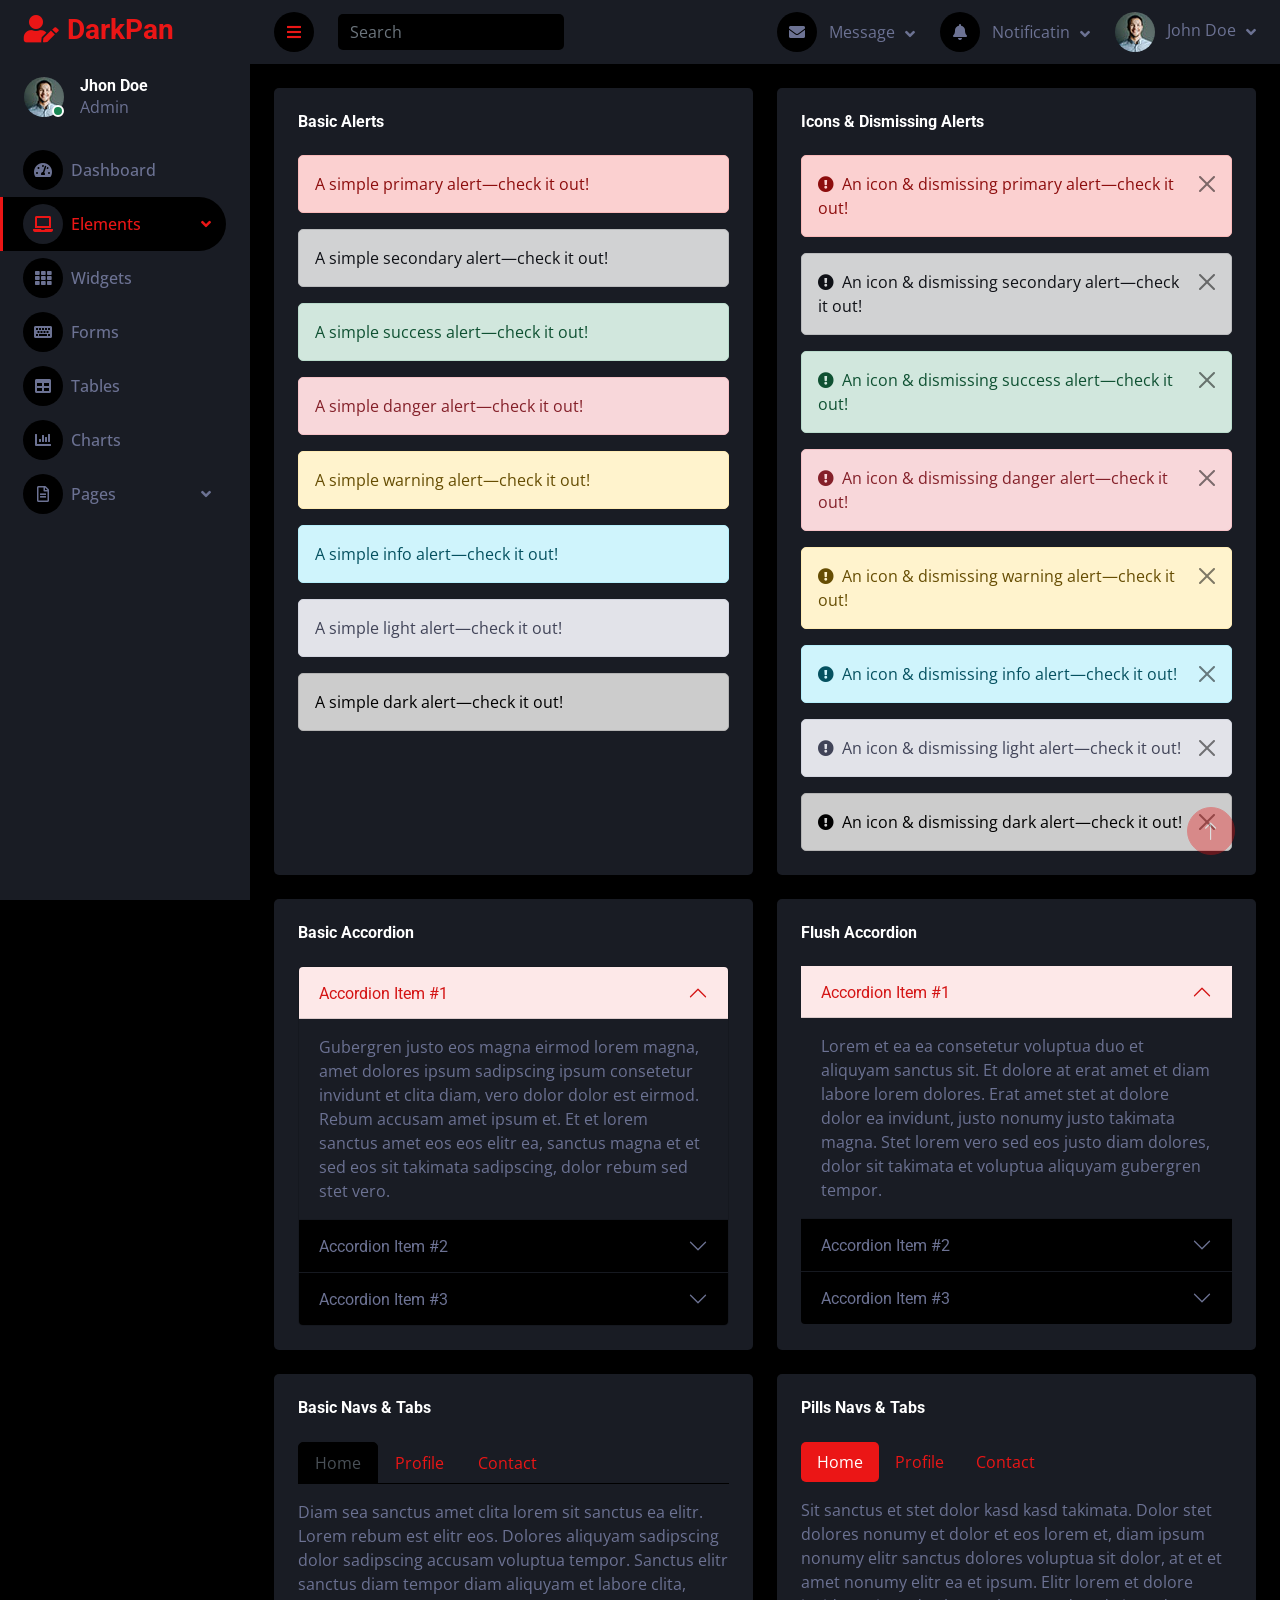
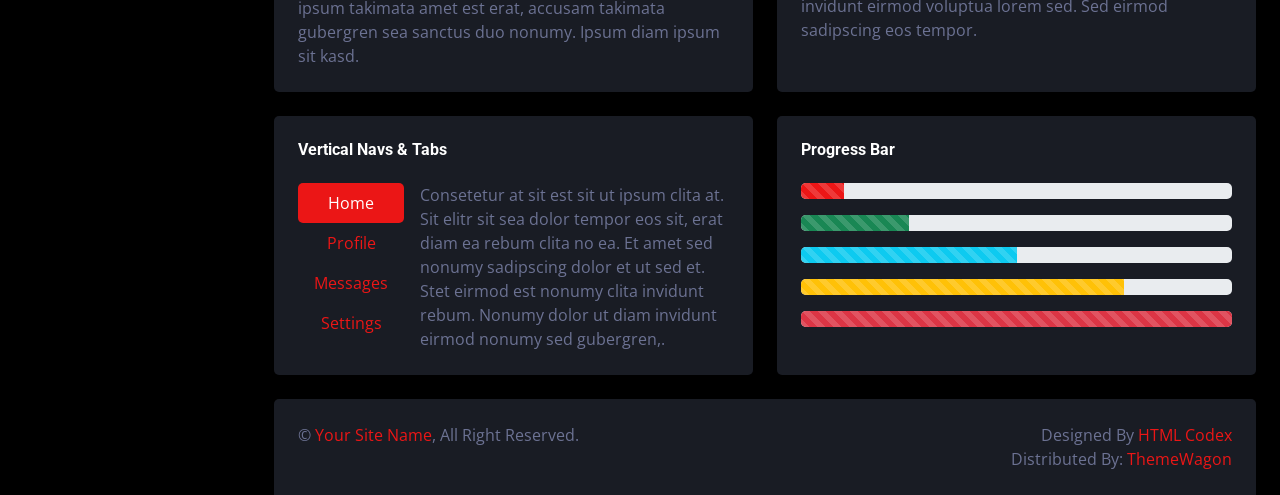
<file: 5element.html>
<!DOCTYPE html>
<html lang="en">

<head>
    <meta charset="utf-8">
    <title>DarkPan - Bootstrap 5 Admin Template</title>
    <meta content="width=device-width, initial-scale=1.0" name="viewport">
    <meta content="" name="keywords">
    <meta content="" name="description">

    <!-- Favicon -->
    <link href="img/favicon.ico" rel="icon">

    <!-- Google Web Fonts -->
    <link rel="preconnect" href="https://fonts.googleapis.com">
    <link rel="preconnect" href="https://fonts.gstatic.com" crossorigin>
    <link href="https://fonts.googleapis.com/css2?family=Open+Sans:wght@400;600&family=Roboto:wght@500;700&display=swap" rel="stylesheet"> 
    
    <!-- Icon Font Stylesheet -->
    <link href="https://cdnjs.cloudflare.com/ajax/libs/font-awesome/5.10.0/css/all.min.css" rel="stylesheet">
    <link href="https://cdn.jsdelivr.net/npm/bootstrap-icons@1.4.1/font/bootstrap-icons.css" rel="stylesheet">

    <!-- Libraries Stylesheet -->
    <link href="lib/owlcarousel/assets/owl.carousel.min.css" rel="stylesheet">
    <link href="lib/tempusdominus/css/tempusdominus-bootstrap-4.min.css" rel="stylesheet" />

    <!-- Customized Bootstrap Stylesheet -->
    <link href="css/bootstrap.min.css" rel="stylesheet">

    <!-- Template Stylesheet -->
    <link href="css/style.css" rel="stylesheet">
</head>

<body>
    <div class="container-fluid position-relative d-flex p-0">
        <!-- Spinner Start -->
        <div id="spinner" class="show bg-dark position-fixed translate-middle w-100 vh-100 top-50 start-50 d-flex align-items-center justify-content-center">
            <div class="spinner-border text-primary" style="width: 3rem; height: 3rem;" role="status">
                <span class="sr-only">Loading...</span>
            </div>
        </div>
        <!-- Spinner End -->


        <!-- Sidebar Start -->
        <div class="sidebar pe-4 pb-3">
            <nav class="navbar bg-secondary navbar-dark">
                <a href="index.html" class="navbar-brand mx-4 mb-3">
                    <h3 class="text-primary"><i class="fa fa-user-edit me-2"></i>DarkPan</h3>
                </a>
                <div class="d-flex align-items-center ms-4 mb-4">
                    <div class="position-relative">
                        <img class="rounded-circle" src="img/user.jpg" alt="" style="width: 40px; height: 40px;">
                        <div class="bg-success rounded-circle border border-2 border-white position-absolute end-0 bottom-0 p-1"></div>
                    </div>
                    <div class="ms-3">
                        <h6 class="mb-0">Jhon Doe</h6>
                        <span>Admin</span>
                    </div>
                </div>
                <div class="navbar-nav w-100">
                    <a href="index.html" class="nav-item nav-link"><i class="fa fa-tachometer-alt me-2"></i>Dashboard</a>
                    <div class="nav-item dropdown">
                        <a href="#" class="nav-link dropdown-toggle active" data-bs-toggle="dropdown"><i class="fa fa-laptop me-2"></i>Elements</a>
                        <div class="dropdown-menu bg-transparent border-0">
                            <a href="button.html" class="dropdown-item">Buttons</a>
                            <a href="typography.html" class="dropdown-item">Typography</a>
                            <a href="element.html" class="dropdown-item active">Other Elements</a>
                        </div>
                    </div>
                    <a href="widget.html" class="nav-item nav-link"><i class="fa fa-th me-2"></i>Widgets</a>
                    <a href="form.html" class="nav-item nav-link"><i class="fa fa-keyboard me-2"></i>Forms</a>
                    <a href="table.html" class="nav-item nav-link"><i class="fa fa-table me-2"></i>Tables</a>
                    <a href="chart.html" class="nav-item nav-link"><i class="fa fa-chart-bar me-2"></i>Charts</a>
                    <div class="nav-item dropdown">
                        <a href="#" class="nav-link dropdown-toggle" data-bs-toggle="dropdown"><i class="far fa-file-alt me-2"></i>Pages</a>
                        <div class="dropdown-menu bg-transparent border-0">
                            <a href="signin.html" class="dropdown-item">Sign In</a>
                            <a href="signup.html" class="dropdown-item">Sign Up</a>
                            <a href="404.html" class="dropdown-item">404 Error</a>
                            <a href="blank.html" class="dropdown-item">Blank Page</a>
                        </div>
                    </div>
                </div>
            </nav>
        </div>
        <!-- Sidebar End -->


        <!-- Content Start -->
        <div class="content">
            <!-- Navbar Start -->
            <nav class="navbar navbar-expand bg-secondary navbar-dark sticky-top px-4 py-0">
                <a href="index.html" class="navbar-brand d-flex d-lg-none me-4">
                    <h2 class="text-primary mb-0"><i class="fa fa-user-edit"></i></h2>
                </a>
                <a href="#" class="sidebar-toggler flex-shrink-0">
                    <i class="fa fa-bars"></i>
                </a>
                <form class="d-none d-md-flex ms-4">
                    <input class="form-control bg-dark border-0" type="search" placeholder="Search">
                </form>
                <div class="navbar-nav align-items-center ms-auto">
                    <div class="nav-item dropdown">
                        <a href="#" class="nav-link dropdown-toggle" data-bs-toggle="dropdown">
                            <i class="fa fa-envelope me-lg-2"></i>
                            <span class="d-none d-lg-inline-flex">Message</span>
                        </a>
                        <div class="dropdown-menu dropdown-menu-end bg-secondary border-0 rounded-0 rounded-bottom m-0">
                            <a href="#" class="dropdown-item">
                                <div class="d-flex align-items-center">
                                    <img class="rounded-circle" src="img/user.jpg" alt="" style="width: 40px; height: 40px;">
                                    <div class="ms-2">
                                        <h6 class="fw-normal mb-0">Jhon send you a message</h6>
                                        <small>15 minutes ago</small>
                                    </div>
                                </div>
                            </a>
                            <hr class="dropdown-divider">
                            <a href="#" class="dropdown-item">
                                <div class="d-flex align-items-center">
                                    <img class="rounded-circle" src="img/user.jpg" alt="" style="width: 40px; height: 40px;">
                                    <div class="ms-2">
                                        <h6 class="fw-normal mb-0">Jhon send you a message</h6>
                                        <small>15 minutes ago</small>
                                    </div>
                                </div>
                            </a>
                            <hr class="dropdown-divider">
                            <a href="#" class="dropdown-item">
                                <div class="d-flex align-items-center">
                                    <img class="rounded-circle" src="img/user.jpg" alt="" style="width: 40px; height: 40px;">
                                    <div class="ms-2">
                                        <h6 class="fw-normal mb-0">Jhon send you a message</h6>
                                        <small>15 minutes ago</small>
                                    </div>
                                </div>
                            </a>
                            <hr class="dropdown-divider">
                            <a href="#" class="dropdown-item text-center">See all message</a>
                        </div>
                    </div>
                    <div class="nav-item dropdown">
                        <a href="#" class="nav-link dropdown-toggle" data-bs-toggle="dropdown">
                            <i class="fa fa-bell me-lg-2"></i>
                            <span class="d-none d-lg-inline-flex">Notificatin</span>
                        </a>
                        <div class="dropdown-menu dropdown-menu-end bg-secondary border-0 rounded-0 rounded-bottom m-0">
                            <a href="#" class="dropdown-item">
                                <h6 class="fw-normal mb-0">Profile updated</h6>
                                <small>15 minutes ago</small>
                            </a>
                            <hr class="dropdown-divider">
                            <a href="#" class="dropdown-item">
                                <h6 class="fw-normal mb-0">New user added</h6>
                                <small>15 minutes ago</small>
                            </a>
                            <hr class="dropdown-divider">
                            <a href="#" class="dropdown-item">
                                <h6 class="fw-normal mb-0">Password changed</h6>
                                <small>15 minutes ago</small>
                            </a>
                            <hr class="dropdown-divider">
                            <a href="#" class="dropdown-item text-center">See all notifications</a>
                        </div>
                    </div>
                    <div class="nav-item dropdown">
                        <a href="#" class="nav-link dropdown-toggle" data-bs-toggle="dropdown">
                            <img class="rounded-circle me-lg-2" src="img/user.jpg" alt="" style="width: 40px; height: 40px;">
                            <span class="d-none d-lg-inline-flex">John Doe</span>
                        </a>
                        <div class="dropdown-menu dropdown-menu-end bg-secondary border-0 rounded-0 rounded-bottom m-0">
                            <a href="#" class="dropdown-item">My Profile</a>
                            <a href="#" class="dropdown-item">Settings</a>
                            <a href="#" class="dropdown-item">Log Out</a>
                        </div>
                    </div>
                </div>
            </nav>
            <!-- Navbar End -->


            <!-- Other Elements Start -->
            <div class="container-fluid pt-4 px-4">
                <div class="row g-4">
                    <div class="col-sm-12 col-xl-6">
                        <div class="bg-secondary rounded h-100 p-4">
                            <h6 class="mb-4">Basic Alerts</h6>
                            <div class="alert alert-primary" role="alert">
                                A simple primary alert—check it out!
                            </div>
                            <div class="alert alert-secondary" role="alert">
                                A simple secondary alert—check it out!
                            </div>
                            <div class="alert alert-success" role="alert">
                                A simple success alert—check it out!
                            </div>
                            <div class="alert alert-danger" role="alert">
                                A simple danger alert—check it out!
                            </div>
                            <div class="alert alert-warning" role="alert">
                                A simple warning alert—check it out!
                            </div>
                            <div class="alert alert-info" role="alert">
                                A simple info alert—check it out!
                            </div>
                            <div class="alert alert-light" role="alert">
                                A simple light alert—check it out!
                            </div>
                            <div class="alert alert-dark mb-0" role="alert">
                                A simple dark alert—check it out!
                            </div>
                        </div>
                    </div>
                    <div class="col-sm-12 col-xl-6">
                        <div class="bg-secondary rounded h-100 p-4">
                            <h6 class="mb-4">Icons & Dismissing Alerts</h6>
                            <div class="alert alert-primary alert-dismissible fade show" role="alert">
                                <i class="fa fa-exclamation-circle me-2"></i>An icon & dismissing primary alert—check it out!
                                <button type="button" class="btn-close" data-bs-dismiss="alert" aria-label="Close"></button>
                            </div>
                            <div class="alert alert-secondary alert-dismissible fade show" role="alert">
                                <i class="fa fa-exclamation-circle me-2"></i>An icon & dismissing secondary alert—check it out!
                                <button type="button" class="btn-close" data-bs-dismiss="alert" aria-label="Close"></button>
                            </div>
                            <div class="alert alert-success alert-dismissible fade show" role="alert">
                                <i class="fa fa-exclamation-circle me-2"></i>An icon & dismissing success alert—check it out!
                                <button type="button" class="btn-close" data-bs-dismiss="alert" aria-label="Close"></button>
                            </div>
                            <div class="alert alert-danger alert-dismissible fade show" role="alert">
                                <i class="fa fa-exclamation-circle me-2"></i>An icon & dismissing danger alert—check it out!
                                <button type="button" class="btn-close" data-bs-dismiss="alert" aria-label="Close"></button>
                            </div>
                            <div class="alert alert-warning alert-dismissible fade show" role="alert">
                                <i class="fa fa-exclamation-circle me-2"></i>An icon & dismissing warning alert—check it out!
                                <button type="button" class="btn-close" data-bs-dismiss="alert" aria-label="Close"></button>
                            </div>
                            <div class="alert alert-info alert-dismissible fade show" role="alert">
                                <i class="fa fa-exclamation-circle me-2"></i>An icon & dismissing info alert—check it out!
                                <button type="button" class="btn-close" data-bs-dismiss="alert" aria-label="Close"></button>
                            </div>
                            <div class="alert alert-light alert-dismissible fade show" role="alert">
                                <i class="fa fa-exclamation-circle me-2"></i>An icon & dismissing light alert—check it out!
                                <button type="button" class="btn-close" data-bs-dismiss="alert" aria-label="Close"></button>
                            </div>
                            <div class="alert alert-dark alert-dismissible fade show mb-0" role="alert">
                                <i class="fa fa-exclamation-circle me-2"></i>An icon & dismissing dark alert—check it out!
                                <button type="button" class="btn-close" data-bs-dismiss="alert" aria-label="Close"></button>
                            </div>
                        </div>
                    </div>
                    <div class="col-sm-12 col-xl-6">
                        <div class="bg-secondary rounded h-100 p-4">
                            <h6 class="mb-4">Basic Accordion</h6>
                            <div class="accordion" id="accordionExample">
                                <div class="accordion-item bg-transparent">
                                    <h2 class="accordion-header" id="headingOne">
                                        <button class="accordion-button" type="button" data-bs-toggle="collapse"
                                            data-bs-target="#collapseOne" aria-expanded="true"
                                            aria-controls="collapseOne">
                                            Accordion Item #1
                                        </button>
                                    </h2>
                                    <div id="collapseOne" class="accordion-collapse collapse show"
                                        aria-labelledby="headingOne" data-bs-parent="#accordionExample">
                                        <div class="accordion-body">
                                            Gubergren justo eos magna eirmod lorem magna, amet dolores ipsum sadipscing ipsum consetetur invidunt et clita diam, vero dolor dolor est eirmod. Rebum accusam amet ipsum et. Et et lorem sanctus amet eos eos elitr ea, sanctus magna et et sed eos sit takimata sadipscing, dolor rebum sed stet vero.
                                        </div>
                                    </div>
                                </div>
                                <div class="accordion-item bg-transparent">
                                    <h2 class="accordion-header" id="headingTwo">
                                        <button class="accordion-button collapsed" type="button"
                                            data-bs-toggle="collapse" data-bs-target="#collapseTwo"
                                            aria-expanded="false" aria-controls="collapseTwo">
                                            Accordion Item #2
                                        </button>
                                    </h2>
                                    <div id="collapseTwo" class="accordion-collapse collapse"
                                        aria-labelledby="headingTwo" data-bs-parent="#accordionExample">
                                        <div class="accordion-body">
                                            Voluptua sit dolores consetetur ea et diam est et takimata. Et erat sadipscing dolores et stet diam ut ut diam, sit aliquyam no magna et dolore lorem dolor sit. Lorem lorem sed sed duo, eirmod sit diam ipsum sit erat, lorem sit dolor diam amet ea aliquyam tempor rebum invidunt,.
                                        </div>
                                    </div>
                                </div>
                                <div class="accordion-item bg-transparent">
                                    <h2 class="accordion-header" id="headingThree">
                                        <button class="accordion-button collapsed" type="button"
                                            data-bs-toggle="collapse" data-bs-target="#collapseThree"
                                            aria-expanded="false" aria-controls="collapseThree">
                                            Accordion Item #3
                                        </button>
                                    </h2>
                                    <div id="collapseThree" class="accordion-collapse collapse"
                                        aria-labelledby="headingThree" data-bs-parent="#accordionExample">
                                        <div class="accordion-body">
                                            Dolore eos dolor tempor justo sea eos amet eos kasd dolor, et diam tempor lorem dolores vero. Stet dolore gubergren nonumy diam. Consetetur sit takimata magna invidunt, dolore sea amet consetetur ea et rebum, invidunt et amet sit sea. Dolor eirmod sed magna sadipscing sadipscing lorem lorem sed, sit lorem.
                                        </div>
                                    </div>
                                </div>
                            </div>
                        </div>
                    </div>
                    <div class="col-sm-12 col-xl-6">
                        <div class="bg-secondary rounded h-100 p-4">
                            <h6 class="mb-4">Flush Accordion</h6>
                            <div class="accordion accordion-flush" id="accordionFlushExample">
                                <div class="accordion-item bg-transparent">
                                    <h2 class="accordion-header" id="flush-headingOne">
                                        <button class="accordion-button" type="button"
                                            data-bs-toggle="collapse" data-bs-target="#flush-collapseOne"
                                            aria-expanded="true" aria-controls="flush-collapseOne">
                                            Accordion Item #1
                                        </button>
                                    </h2>
                                    <div id="flush-collapseOne" class="accordion-collapse collapse show"
                                        aria-labelledby="flush-headingOne" data-bs-parent="#accordionFlushExample">
                                        <div class="accordion-body">
                                            Lorem et ea ea consetetur voluptua duo et aliquyam sanctus sit. Et dolore at erat amet et diam labore lorem dolores. Erat amet stet at dolore dolor ea invidunt, justo nonumy justo takimata magna. Stet lorem vero sed eos justo diam dolores, dolor sit takimata et voluptua aliquyam gubergren tempor.
                                        </div>
                                    </div>
                                </div>
                                <div class="accordion-item bg-transparent">
                                    <h2 class="accordion-header" id="flush-headingTwo">
                                        <button class="accordion-button collapsed" type="button"
                                            data-bs-toggle="collapse" data-bs-target="#flush-collapseTwo"
                                            aria-expanded="false" aria-controls="flush-collapseTwo">
                                            Accordion Item #2
                                        </button>
                                    </h2>
                                    <div id="flush-collapseTwo" class="accordion-collapse collapse"
                                        aria-labelledby="flush-headingTwo" data-bs-parent="#accordionFlushExample">
                                        <div class="accordion-body">
                                            Sea diam dolore aliquyam aliquyam diam et consetetur et. Accusam amet no invidunt invidunt et consetetur, magna ut nonumy kasd erat tempor dolor et. Diam magna dolor sed amet duo dolores magna vero. Amet sit sadipscing ea diam clita lorem sit. Vero et et et tempor diam. Ipsum eirmod sit.
                                        </div>
                                    </div>
                                </div>
                                <div class="accordion-item bg-transparent">
                                    <h2 class="accordion-header" id="flush-headingThree">
                                        <button class="accordion-button collapsed" type="button"
                                            data-bs-toggle="collapse" data-bs-target="#flush-collapseThree"
                                            aria-expanded="false" aria-controls="flush-collapseThree">
                                            Accordion Item #3
                                        </button>
                                    </h2>
                                    <div id="flush-collapseThree" class="accordion-collapse collapse"
                                        aria-labelledby="flush-headingThree" data-bs-parent="#accordionFlushExample">
                                        <div class="accordion-body">
                                            Sea sea sit sanctus magna gubergren kasd, magna justo ea lorem lorem. Elitr aliquyam ipsum clita consetetur duo at nonumy invidunt, invidunt eos dolore vero sit amet amet magna tempor clita, takimata diam justo stet erat et vero erat. Sit ipsum eirmod sea ut vero dolores sea clita nonumy, no.
                                        </div>
                                    </div>
                                </div>
                            </div>
                        </div>
                    </div>
                    <div class="col-sm-12 col-xl-6">
                        <div class="bg-secondary rounded h-100 p-4">
                            <h6 class="mb-4">Basic Navs & Tabs</h6>
                            <nav>
                                <div class="nav nav-tabs" id="nav-tab" role="tablist">
                                    <button class="nav-link active" id="nav-home-tab" data-bs-toggle="tab"
                                        data-bs-target="#nav-home" type="button" role="tab" aria-controls="nav-home"
                                        aria-selected="true">Home</button>
                                    <button class="nav-link" id="nav-profile-tab" data-bs-toggle="tab"
                                        data-bs-target="#nav-profile" type="button" role="tab"
                                        aria-controls="nav-profile" aria-selected="false">Profile</button>
                                    <button class="nav-link" id="nav-contact-tab" data-bs-toggle="tab"
                                        data-bs-target="#nav-contact" type="button" role="tab"
                                        aria-controls="nav-contact" aria-selected="false">Contact</button>
                                </div>
                            </nav>
                            <div class="tab-content pt-3" id="nav-tabContent">
                                <div class="tab-pane fade show active" id="nav-home" role="tabpanel" aria-labelledby="nav-home-tab">
                                    Diam sea sanctus amet clita lorem sit sanctus ea elitr. Lorem rebum est elitr eos. Dolores aliquyam sadipscing dolor sadipscing accusam voluptua tempor. Sanctus elitr sanctus diam tempor diam aliquyam et labore clita, ipsum takimata amet est erat, accusam takimata gubergren sea sanctus duo nonumy. Ipsum diam ipsum sit kasd.
                                </div>
                                <div class="tab-pane fade" id="nav-profile" role="tabpanel" aria-labelledby="nav-profile-tab">
                                    Sanctus vero sit kasd sea gubergren takimata consetetur elitr elitr, consetetur sadipscing takimata ipsum dolores. Accusam duo accusam et labore ea elitr ipsum tempor sit, dolore aliquyam ipsum sit amet sit. Et dolore ipsum labore invidunt rebum. Sed dolore gubergren sanctus vero diam lorem rebum elitr, erat diam dolor clita.
                                </div>
                                <div class="tab-pane fade" id="nav-contact" role="tabpanel" aria-labelledby="nav-contact-tab">
                                    Sit consetetur eirmod lorem ea magna sadipscing ipsum elitr invidunt, dolores lorem erat ipsum ut aliquyam eos lorem sed. Nonumy aliquyam ea justo eos dolores dolores duo dolores. Aliquyam dolor sea dolores sit takimata no erat vero. At lorem justo tempor lorem duo, stet kasd aliquyam ipsum voluptua labore at.
                                </div>
                            </div>
                        </div>
                    </div>
                    <div class="col-sm-12 col-xl-6">
                        <div class="bg-secondary rounded h-100 p-4">
                            <h6 class="mb-4">Pills Navs & Tabs</h6>
                            <ul class="nav nav-pills mb-3" id="pills-tab" role="tablist">
                                <li class="nav-item" role="presentation">
                                    <button class="nav-link active" id="pills-home-tab" data-bs-toggle="pill"
                                        data-bs-target="#pills-home" type="button" role="tab" aria-controls="pills-home"
                                        aria-selected="true">Home</button>
                                </li>
                                <li class="nav-item" role="presentation">
                                    <button class="nav-link" id="pills-profile-tab" data-bs-toggle="pill"
                                        data-bs-target="#pills-profile" type="button" role="tab"
                                        aria-controls="pills-profile" aria-selected="false">Profile</button>
                                </li>
                                <li class="nav-item" role="presentation">
                                    <button class="nav-link" id="pills-contact-tab" data-bs-toggle="pill"
                                        data-bs-target="#pills-contact" type="button" role="tab"
                                        aria-controls="pills-contact" aria-selected="false">Contact</button>
                                </li>
                            </ul>
                            <div class="tab-content" id="pills-tabContent">
                                <div class="tab-pane fade show active" id="pills-home" role="tabpanel" aria-labelledby="pills-home-tab">
                                    Sit sanctus et stet dolor kasd kasd takimata. Dolor stet dolores nonumy et dolor et eos lorem et, diam ipsum nonumy elitr sanctus dolores voluptua sit dolor, at et et amet nonumy elitr ea et ipsum. Elitr lorem et dolore invidunt eirmod voluptua lorem sed. Sed eirmod sadipscing eos tempor.
                                </div>
                                <div class="tab-pane fade" id="pills-profile" role="tabpanel" aria-labelledby="pills-profile-tab">
                                    Invidunt rebum voluptua lorem eirmod dolore. Amet no sed sanctus lorem ea. Nonumy sit stet sit magna. Rebum rebum ipsum clita erat consetetur, sit dolor sit clita et amet. Est et clita dolore takimata, sea dolores tempor erat consetetur lorem. Consetetur sea sadipscing dolor et dolores et stet, tempor elitr.
                                </div>
                                <div class="tab-pane fade" id="pills-contact" role="tabpanel" aria-labelledby="pills-contact-tab">
                                    Et diam et est sed vero ipsum voluptua dolor et, sit eos justo ipsum no ipsum amet sed aliquyam dolore, ut ipsum sanctus et consetetur. Sit ea sit clita lorem ea gubergren. Et dolore vero sanctus voluptua ipsum sadipscing amet at. Et sed dolore voluptua dolor eos tempor, erat amet.
                                </div>
                            </div>
                        </div>
                    </div>
                    <div class="col-sm-12 col-xl-6">
                        <div class="bg-secondary rounded h-100 p-4">
                            <h6 class="mb-4">Vertical Navs & Tabs</h6>
                            <div class="d-flex align-items-start">
                                <div class="nav flex-column nav-pills me-3" id="v-pills-tab" role="tablist"
                                    aria-orientation="vertical">
                                    <button class="nav-link active" id="v-pills-home-tab" data-bs-toggle="pill"
                                        data-bs-target="#v-pills-home" type="button" role="tab"
                                        aria-controls="v-pills-home" aria-selected="true">Home</button>
                                    <button class="nav-link" id="v-pills-profile-tab" data-bs-toggle="pill"
                                        data-bs-target="#v-pills-profile" type="button" role="tab"
                                        aria-controls="v-pills-profile" aria-selected="false">Profile</button>
                                    <button class="nav-link" id="v-pills-messages-tab" data-bs-toggle="pill"
                                        data-bs-target="#v-pills-messages" type="button" role="tab"
                                        aria-controls="v-pills-messages" aria-selected="false">Messages</button>
                                    <button class="nav-link" id="v-pills-settings-tab" data-bs-toggle="pill"
                                        data-bs-target="#v-pills-settings" type="button" role="tab"
                                        aria-controls="v-pills-settings" aria-selected="false">Settings</button>
                                </div>
                                <div class="tab-content" id="v-pills-tabContent">
                                    <div class="tab-pane fade show active" id="v-pills-home" role="tabpanel" aria-labelledby="v-pills-home-tab">
                                        Consetetur at sit est sit ut ipsum clita at. Sit elitr sit sea dolor tempor eos sit, erat diam ea rebum clita no ea. Et amet sed nonumy sadipscing dolor et ut sed et. Stet eirmod est nonumy clita invidunt rebum. Nonumy dolor ut diam invidunt eirmod nonumy sed gubergren,.
                                    </div>
                                    <div class="tab-pane fade" id="v-pills-profile" role="tabpanel" aria-labelledby="v-pills-profile-tab">
                                        Tempor et kasd accusam duo et dolor no accusam dolore, dolor sed voluptua duo no, sit et stet lorem dolor ipsum tempor consetetur vero, consetetur est eos sit eirmod erat diam accusam sadipscing sit. Takimata erat ea eirmod tempor elitr dolore sadipscing kasd justo, elitr tempor sed eos sadipscing magna.
                                    </div>
                                    <div class="tab-pane fade" id="v-pills-messages" role="tabpanel" aria-labelledby="v-pills-messages-tab">
                                        Sed kasd kasd ea clita sed lorem amet tempor est voluptua, labore stet dolores gubergren clita lorem sed nonumy at. Dolores et ut erat voluptua. Est voluptua stet accusam rebum, elitr amet sit takimata sea eirmod. Sanctus elitr amet sit dolore sea stet et ut. Dolor et sanctus elitr ut.
                                    </div>
                                    <div class="tab-pane fade" id="v-pills-settings" role="tabpanel" aria-labelledby="v-pills-settings-tab">
                                        Sit et vero kasd sea et at, aliquyam takimata et et est, labore et takimata sed ut stet sanctus, nonumy dolor invidunt sit labore et, amet et dolor sit dolor tempor et dolor ipsum nonumy, accusam clita sadipscing ut et labore labore est, dolore accusam vero at est sit. Invidunt.
                                    </div>
                                </div>
                            </div>
                        </div>
                    </div>
                    <div class="col-sm-12 col-xl-6">
                        <div class="bg-secondary rounded h-100 p-4">
                            <h6 class="mb-4">Progress Bar</h6>
                            <div class="pg-bar mb-3">
                                <div class="progress">
                                    <div class="progress-bar progress-bar-striped" role="progressbar" aria-valuenow="10" aria-valuemin="0" aria-valuemax="100"></div>
                                </div>
                            </div>
                            <div class="pg-bar mb-3">
                                <div class="progress">
                                    <div class="progress-bar progress-bar-striped bg-success" role="progressbar" aria-valuenow="25" aria-valuemin="0" aria-valuemax="100"></div>
                                </div>
                            </div>
                            <div class="pg-bar mb-3">
                                <div class="progress">
                                    <div class="progress-bar progress-bar-striped bg-info" role="progressbar" aria-valuenow="50" aria-valuemin="0" aria-valuemax="100"></div>
                                </div>
                            </div>
                            <div class="pg-bar mb-3">
                                <div class="progress">
                                    <div class="progress-bar progress-bar-striped bg-warning" role="progressbar" aria-valuenow="75" aria-valuemin="0" aria-valuemax="100"></div>
                                </div>
                            </div>
                            <div class="pg-bar mb-0">
                                <div class="progress">
                                    <div class="progress-bar progress-bar-striped bg-danger" role="progressbar" aria-valuenow="100" aria-valuemin="0" aria-valuemax="100"></div>
                                </div>
                            </div>
                        </div>
                    </div>
                </div>
            </div>
            <!-- Other Elements End -->


            <!-- Footer Start -->
            <div class="container-fluid pt-4 px-4">
                <div class="bg-secondary rounded-top p-4">
                    <div class="row">
                        <div class="col-12 col-sm-6 text-center text-sm-start">
                            &copy; <a href="#">Your Site Name</a>, All Right Reserved. 
                        </div>
                        <div class="col-12 col-sm-6 text-center text-sm-end">
                            <!--/*** This template is free as long as you keep the footer author’s credit link/attribution link/backlink. If you'd like to use the template without the footer author’s credit link/attribution link/backlink, you can purchase the Credit Removal License from "https://htmlcodex.com/credit-removal". Thank you for your support. ***/-->
                            Designed By <a href="https://htmlcodex.com">HTML Codex</a>
                            <br>Distributed By: <a href="https://themewagon.com" target="_blank">ThemeWagon</a>
                        </div>
                    </div>
                </div>
            </div>
            <!-- Footer End -->
        </div>
        <!-- Content End -->


        <!-- Back to Top -->
        <a href="#" class="btn btn-lg btn-primary btn-lg-square back-to-top"><i class="bi bi-arrow-up"></i></a>
    </div>

    <!-- JavaScript Libraries -->
    <script src="https://code.jquery.com/jquery-3.4.1.min.js"></script>
    <script src="https://cdn.jsdelivr.net/npm/bootstrap@5.0.0/dist/js/bootstrap.bundle.min.js"></script>
    <script src="lib/chart/chart.min.js"></script>
    <script src="lib/easing/easing.min.js"></script>
    <script src="lib/waypoints/waypoints.min.js"></script>
    <script src="lib/owlcarousel/owl.carousel.min.js"></script>
    <script src="lib/tempusdominus/js/moment.min.js"></script>
    <script src="lib/tempusdominus/js/moment-timezone.min.js"></script>
    <script src="lib/tempusdominus/js/tempusdominus-bootstrap-4.min.js"></script>

    <!-- Template Javascript -->
    <script src="js/main.js"></script>
</body>

</html>
</file>
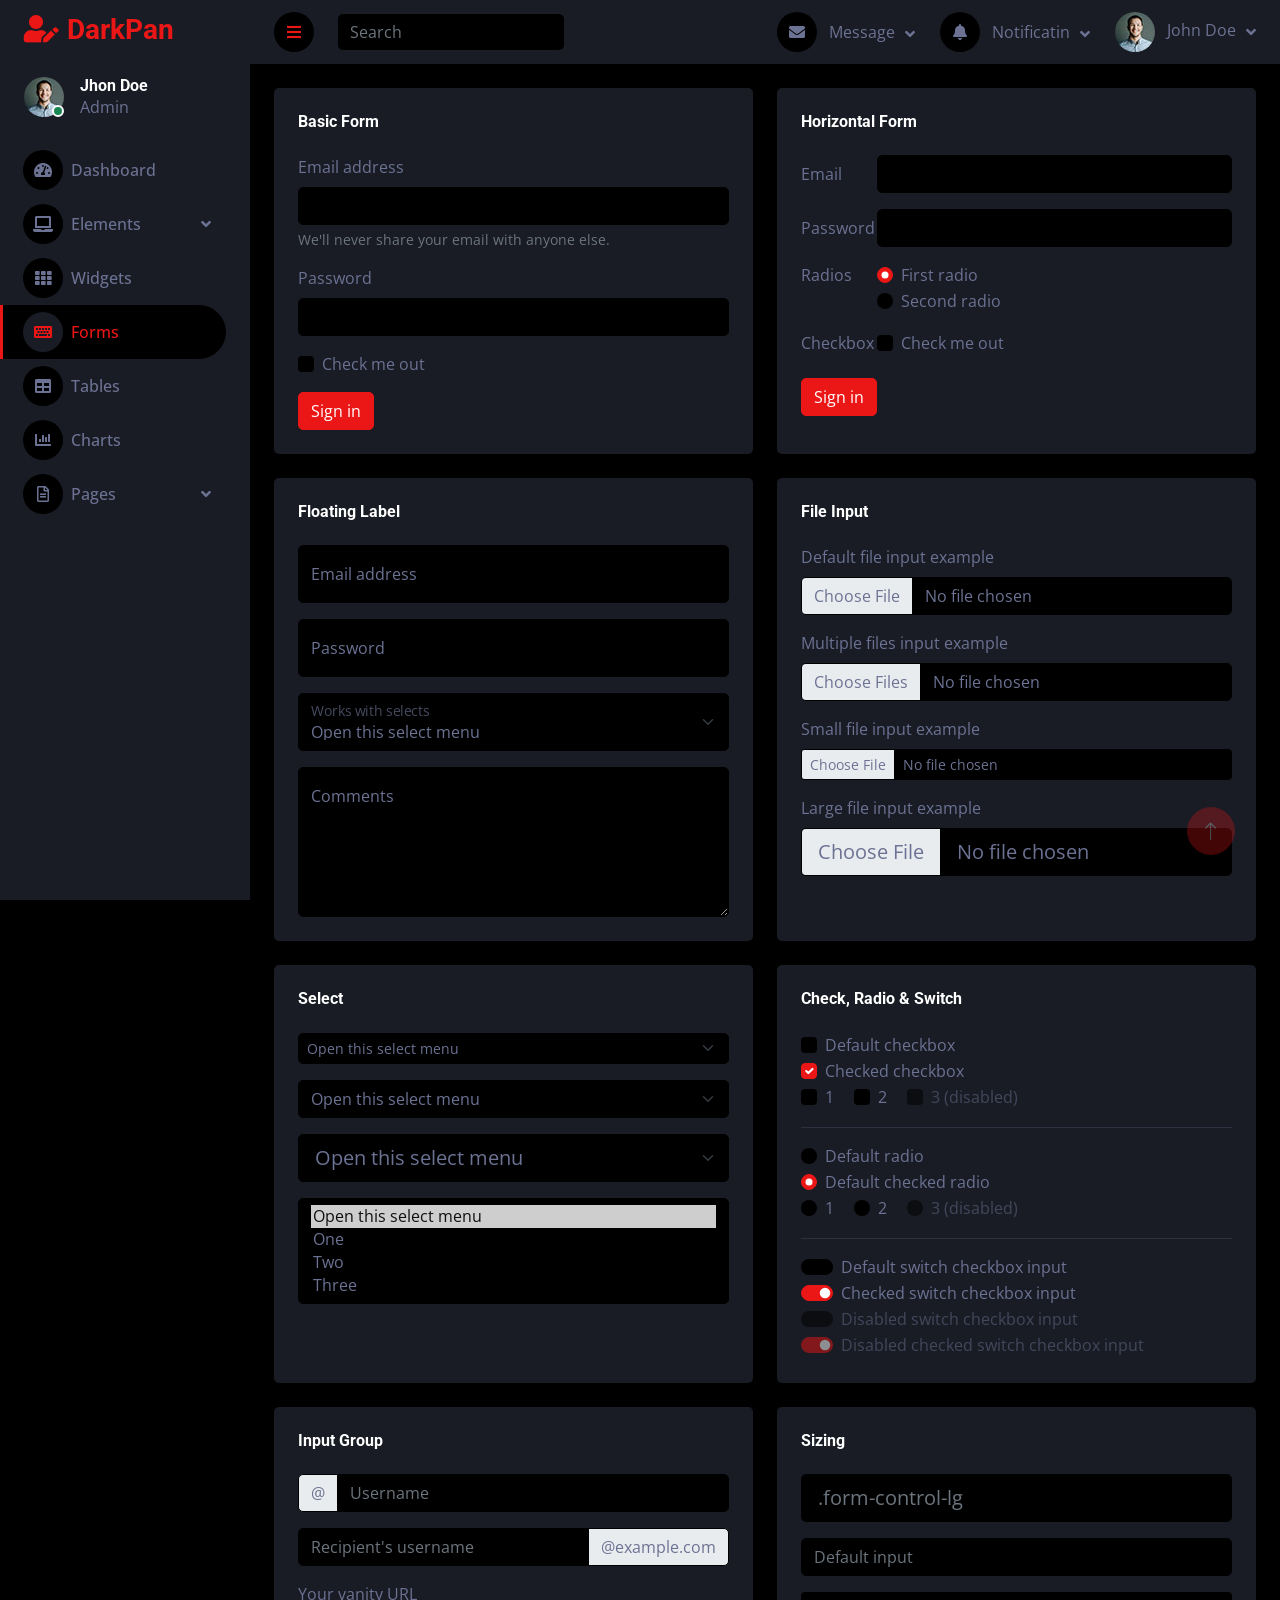
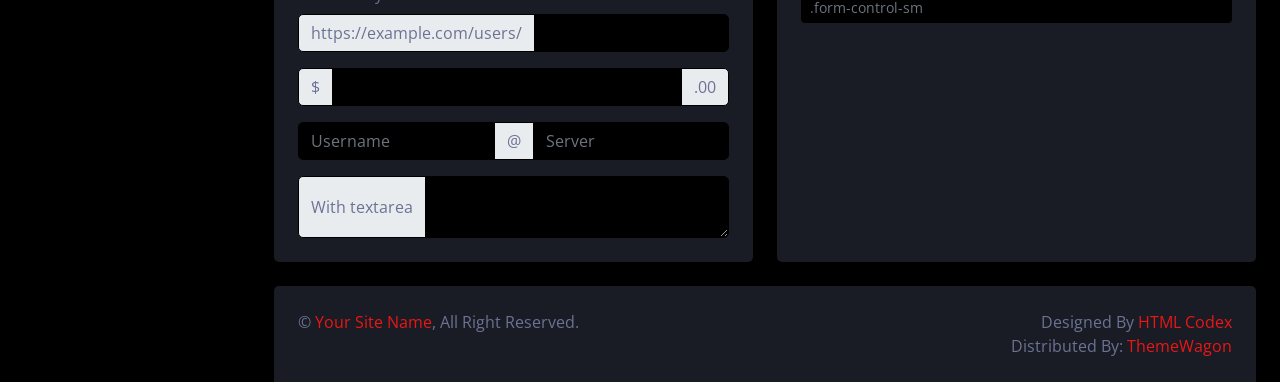
<file: 6form.html>
<!DOCTYPE html>
<html lang="en">

<head>
    <meta charset="utf-8">
    <title>DarkPan - Bootstrap 5 Admin Template</title>
    <meta content="width=device-width, initial-scale=1.0" name="viewport">
    <meta content="" name="keywords">
    <meta content="" name="description">

    <!-- Favicon -->
    <link href="img/favicon.ico" rel="icon">

    <!-- Google Web Fonts -->
    <link rel="preconnect" href="https://fonts.googleapis.com">
    <link rel="preconnect" href="https://fonts.gstatic.com" crossorigin>
    <link href="https://fonts.googleapis.com/css2?family=Open+Sans:wght@400;600&family=Roboto:wght@500;700&display=swap" rel="stylesheet"> 
    
    <!-- Icon Font Stylesheet -->
    <link href="https://cdnjs.cloudflare.com/ajax/libs/font-awesome/5.10.0/css/all.min.css" rel="stylesheet">
    <link href="https://cdn.jsdelivr.net/npm/bootstrap-icons@1.4.1/font/bootstrap-icons.css" rel="stylesheet">

    <!-- Libraries Stylesheet -->
    <link href="lib/owlcarousel/assets/owl.carousel.min.css" rel="stylesheet">
    <link href="lib/tempusdominus/css/tempusdominus-bootstrap-4.min.css" rel="stylesheet" />

    <!-- Customized Bootstrap Stylesheet -->
    <link href="css/bootstrap.min.css" rel="stylesheet">

    <!-- Template Stylesheet -->
    <link href="css/style.css" rel="stylesheet">
</head>

<body>
    <div class="container-fluid position-relative d-flex p-0">
        <!-- Spinner Start -->
        <div id="spinner" class="show bg-dark position-fixed translate-middle w-100 vh-100 top-50 start-50 d-flex align-items-center justify-content-center">
            <div class="spinner-border text-primary" style="width: 3rem; height: 3rem;" role="status">
                <span class="sr-only">Loading...</span>
            </div>
        </div>
        <!-- Spinner End -->


        <!-- Sidebar Start -->
        <div class="sidebar pe-4 pb-3">
            <nav class="navbar bg-secondary navbar-dark">
                <a href="index.html" class="navbar-brand mx-4 mb-3">
                    <h3 class="text-primary"><i class="fa fa-user-edit me-2"></i>DarkPan</h3>
                </a>
                <div class="d-flex align-items-center ms-4 mb-4">
                    <div class="position-relative">
                        <img class="rounded-circle" src="img/user.jpg" alt="" style="width: 40px; height: 40px;">
                        <div class="bg-success rounded-circle border border-2 border-white position-absolute end-0 bottom-0 p-1"></div>
                    </div>
                    <div class="ms-3">
                        <h6 class="mb-0">Jhon Doe</h6>
                        <span>Admin</span>
                    </div>
                </div>
                <div class="navbar-nav w-100">
                    <a href="index.html" class="nav-item nav-link"><i class="fa fa-tachometer-alt me-2"></i>Dashboard</a>
                    <div class="nav-item dropdown">
                        <a href="#" class="nav-link dropdown-toggle" data-bs-toggle="dropdown"><i class="fa fa-laptop me-2"></i>Elements</a>
                        <div class="dropdown-menu bg-transparent border-0">
                            <a href="button.html" class="dropdown-item">Buttons</a>
                            <a href="typography.html" class="dropdown-item">Typography</a>
                            <a href="element.html" class="dropdown-item">Other Elements</a>
                        </div>
                    </div>
                    <a href="widget.html" class="nav-item nav-link"><i class="fa fa-th me-2"></i>Widgets</a>
                    <a href="form.html" class="nav-item nav-link active"><i class="fa fa-keyboard me-2"></i>Forms</a>
                    <a href="table.html" class="nav-item nav-link"><i class="fa fa-table me-2"></i>Tables</a>
                    <a href="chart.html" class="nav-item nav-link"><i class="fa fa-chart-bar me-2"></i>Charts</a>
                    <div class="nav-item dropdown">
                        <a href="#" class="nav-link dropdown-toggle" data-bs-toggle="dropdown"><i class="far fa-file-alt me-2"></i>Pages</a>
                        <div class="dropdown-menu bg-transparent border-0">
                            <a href="signin.html" class="dropdown-item">Sign In</a>
                            <a href="signup.html" class="dropdown-item">Sign Up</a>
                            <a href="404.html" class="dropdown-item">404 Error</a>
                            <a href="blank.html" class="dropdown-item">Blank Page</a>
                        </div>
                    </div>
                </div>
            </nav>
        </div>
        <!-- Sidebar End -->


        <!-- Content Start -->
        <div class="content">
            <!-- Navbar Start -->
            <nav class="navbar navbar-expand bg-secondary navbar-dark sticky-top px-4 py-0">
                <a href="index.html" class="navbar-brand d-flex d-lg-none me-4">
                    <h2 class="text-primary mb-0"><i class="fa fa-user-edit"></i></h2>
                </a>
                <a href="#" class="sidebar-toggler flex-shrink-0">
                    <i class="fa fa-bars"></i>
                </a>
                <form class="d-none d-md-flex ms-4">
                    <input class="form-control bg-dark border-0" type="search" placeholder="Search">
                </form>
                <div class="navbar-nav align-items-center ms-auto">
                    <div class="nav-item dropdown">
                        <a href="#" class="nav-link dropdown-toggle" data-bs-toggle="dropdown">
                            <i class="fa fa-envelope me-lg-2"></i>
                            <span class="d-none d-lg-inline-flex">Message</span>
                        </a>
                        <div class="dropdown-menu dropdown-menu-end bg-secondary border-0 rounded-0 rounded-bottom m-0">
                            <a href="#" class="dropdown-item">
                                <div class="d-flex align-items-center">
                                    <img class="rounded-circle" src="img/user.jpg" alt="" style="width: 40px; height: 40px;">
                                    <div class="ms-2">
                                        <h6 class="fw-normal mb-0">Jhon send you a message</h6>
                                        <small>15 minutes ago</small>
                                    </div>
                                </div>
                            </a>
                            <hr class="dropdown-divider">
                            <a href="#" class="dropdown-item">
                                <div class="d-flex align-items-center">
                                    <img class="rounded-circle" src="img/user.jpg" alt="" style="width: 40px; height: 40px;">
                                    <div class="ms-2">
                                        <h6 class="fw-normal mb-0">Jhon send you a message</h6>
                                        <small>15 minutes ago</small>
                                    </div>
                                </div>
                            </a>
                            <hr class="dropdown-divider">
                            <a href="#" class="dropdown-item">
                                <div class="d-flex align-items-center">
                                    <img class="rounded-circle" src="img/user.jpg" alt="" style="width: 40px; height: 40px;">
                                    <div class="ms-2">
                                        <h6 class="fw-normal mb-0">Jhon send you a message</h6>
                                        <small>15 minutes ago</small>
                                    </div>
                                </div>
                            </a>
                            <hr class="dropdown-divider">
                            <a href="#" class="dropdown-item text-center">See all message</a>
                        </div>
                    </div>
                    <div class="nav-item dropdown">
                        <a href="#" class="nav-link dropdown-toggle" data-bs-toggle="dropdown">
                            <i class="fa fa-bell me-lg-2"></i>
                            <span class="d-none d-lg-inline-flex">Notificatin</span>
                        </a>
                        <div class="dropdown-menu dropdown-menu-end bg-secondary border-0 rounded-0 rounded-bottom m-0">
                            <a href="#" class="dropdown-item">
                                <h6 class="fw-normal mb-0">Profile updated</h6>
                                <small>15 minutes ago</small>
                            </a>
                            <hr class="dropdown-divider">
                            <a href="#" class="dropdown-item">
                                <h6 class="fw-normal mb-0">New user added</h6>
                                <small>15 minutes ago</small>
                            </a>
                            <hr class="dropdown-divider">
                            <a href="#" class="dropdown-item">
                                <h6 class="fw-normal mb-0">Password changed</h6>
                                <small>15 minutes ago</small>
                            </a>
                            <hr class="dropdown-divider">
                            <a href="#" class="dropdown-item text-center">See all notifications</a>
                        </div>
                    </div>
                    <div class="nav-item dropdown">
                        <a href="#" class="nav-link dropdown-toggle" data-bs-toggle="dropdown">
                            <img class="rounded-circle me-lg-2" src="img/user.jpg" alt="" style="width: 40px; height: 40px;">
                            <span class="d-none d-lg-inline-flex">John Doe</span>
                        </a>
                        <div class="dropdown-menu dropdown-menu-end bg-secondary border-0 rounded-0 rounded-bottom m-0">
                            <a href="#" class="dropdown-item">My Profile</a>
                            <a href="#" class="dropdown-item">Settings</a>
                            <a href="#" class="dropdown-item">Log Out</a>
                        </div>
                    </div>
                </div>
            </nav>
            <!-- Navbar End -->


            <!-- Form Start -->
            <div class="container-fluid pt-4 px-4">
                <div class="row g-4">
                    <div class="col-sm-12 col-xl-6">
                        <div class="bg-secondary rounded h-100 p-4">
                            <h6 class="mb-4">Basic Form</h6>
                            <form>
                                <div class="mb-3">
                                    <label for="exampleInputEmail1" class="form-label">Email address</label>
                                    <input type="email" class="form-control" id="exampleInputEmail1"
                                        aria-describedby="emailHelp">
                                    <div id="emailHelp" class="form-text">We'll never share your email with anyone else.
                                    </div>
                                </div>
                                <div class="mb-3">
                                    <label for="exampleInputPassword1" class="form-label">Password</label>
                                    <input type="password" class="form-control" id="exampleInputPassword1">
                                </div>
                                <div class="mb-3 form-check">
                                    <input type="checkbox" class="form-check-input" id="exampleCheck1">
                                    <label class="form-check-label" for="exampleCheck1">Check me out</label>
                                </div>
                                <button type="submit" class="btn btn-primary">Sign in</button>
                            </form>
                        </div>
                    </div>
                    <div class="col-sm-12 col-xl-6">
                        <div class="bg-secondary rounded h-100 p-4">
                            <h6 class="mb-4">Horizontal Form</h6>
                            <form>
                                <div class="row mb-3">
                                    <label for="inputEmail3" class="col-sm-2 col-form-label">Email</label>
                                    <div class="col-sm-10">
                                        <input type="email" class="form-control" id="inputEmail3">
                                    </div>
                                </div>
                                <div class="row mb-3">
                                    <label for="inputPassword3" class="col-sm-2 col-form-label">Password</label>
                                    <div class="col-sm-10">
                                        <input type="password" class="form-control" id="inputPassword3">
                                    </div>
                                </div>
                                <fieldset class="row mb-3">
                                    <legend class="col-form-label col-sm-2 pt-0">Radios</legend>
                                    <div class="col-sm-10">
                                        <div class="form-check">
                                            <input class="form-check-input" type="radio" name="gridRadios"
                                                id="gridRadios1" value="option1" checked>
                                            <label class="form-check-label" for="gridRadios1">
                                                First radio
                                            </label>
                                        </div>
                                        <div class="form-check">
                                            <input class="form-check-input" type="radio" name="gridRadios"
                                                id="gridRadios2" value="option2">
                                            <label class="form-check-label" for="gridRadios2">
                                                Second radio
                                            </label>
                                        </div>
                                    </div>
                                </fieldset>
                                <div class="row mb-3">
                                    <legend class="col-form-label col-sm-2 pt-0">Checkbox</legend>
                                    <div class="col-sm-10">
                                        <div class="form-check">
                                            <input class="form-check-input" type="checkbox" id="gridCheck1">
                                            <label class="form-check-label" for="gridCheck1">
                                                Check me out
                                            </label>
                                        </div>
                                    </div>
                                </div>
                                <button type="submit" class="btn btn-primary">Sign in</button>
                            </form>
                        </div>
                    </div>
                    <div class="col-sm-12 col-xl-6">
                        <div class="bg-secondary rounded h-100 p-4">
                            <h6 class="mb-4">Floating Label</h6>
                            <div class="form-floating mb-3">
                                <input type="email" class="form-control" id="floatingInput"
                                    placeholder="name@example.com">
                                <label for="floatingInput">Email address</label>
                            </div>
                            <div class="form-floating mb-3">
                                <input type="password" class="form-control" id="floatingPassword"
                                    placeholder="Password">
                                <label for="floatingPassword">Password</label>
                            </div>
                            <div class="form-floating mb-3">
                                <select class="form-select" id="floatingSelect"
                                    aria-label="Floating label select example">
                                    <option selected>Open this select menu</option>
                                    <option value="1">One</option>
                                    <option value="2">Two</option>
                                    <option value="3">Three</option>
                                </select>
                                <label for="floatingSelect">Works with selects</label>
                            </div>
                            <div class="form-floating">
                                <textarea class="form-control" placeholder="Leave a comment here"
                                    id="floatingTextarea" style="height: 150px;"></textarea>
                                <label for="floatingTextarea">Comments</label>
                            </div>
                        </div>
                    </div>
                    <div class="col-sm-12 col-xl-6">
                        <div class="bg-secondary rounded h-100 p-4">
                            <h6 class="mb-4">File Input</h6>
                            <div class="mb-3">
                                <label for="formFile" class="form-label">Default file input example</label>
                                <input class="form-control bg-dark" type="file" id="formFile">
                            </div>
                            <div class="mb-3">
                                <label for="formFileMultiple" class="form-label">Multiple files input example</label>
                                <input class="form-control bg-dark" type="file" id="formFileMultiple" multiple>
                            </div>
                            <div class="mb-3">
                                <label for="formFileSm" class="form-label">Small file input example</label>
                                <input class="form-control form-control-sm bg-dark" id="formFileSm" type="file">
                            </div>
                            <div>
                                <label for="formFileLg" class="form-label">Large file input example</label>
                                <input class="form-control form-control-lg bg-dark" id="formFileLg" type="file">
                            </div>
                        </div>
                    </div>
                    <div class="col-sm-12 col-xl-6">
                        <div class="bg-secondary rounded h-100 p-4">
                            <h6 class="mb-4">Select</h6>
                            <select class="form-select form-select-sm mb-3" aria-label=".form-select-sm example">
                                <option selected>Open this select menu</option>
                                <option value="1">One</option>
                                <option value="2">Two</option>
                                <option value="3">Three</option>
                            </select>
                            <select class="form-select mb-3" aria-label="Default select example">
                                <option selected>Open this select menu</option>
                                <option value="1">One</option>
                                <option value="2">Two</option>
                                <option value="3">Three</option>
                            </select>
                            <select class="form-select form-select-lg mb-3" aria-label=".form-select-lg example">
                                <option selected>Open this select menu</option>
                                <option value="1">One</option>
                                <option value="2">Two</option>
                                <option value="3">Three</option>
                            </select>
                            <select class="form-select" multiple aria-label="multiple select example">
                                <option selected>Open this select menu</option>
                                <option value="1">One</option>
                                <option value="2">Two</option>
                                <option value="3">Three</option>
                            </select>
                        </div>
                    </div>
                    <div class="col-sm-12 col-xl-6">
                        <div class="bg-secondary rounded h-100 p-4">
                            <h6 class="mb-4">Check, Radio & Switch</h6>
                            <div class="form-check">
                                <input class="form-check-input" type="checkbox" value="" id="flexCheckDefault">
                                <label class="form-check-label" for="flexCheckDefault">
                                    Default checkbox
                                </label>
                            </div>
                            <div class="form-check">
                                <input class="form-check-input" type="checkbox" value="" id="flexCheckChecked" checked>
                                <label class="form-check-label" for="flexCheckChecked">
                                    Checked checkbox
                                </label>
                            </div>
                            <div class="form-check form-check-inline">
                                <input class="form-check-input" type="checkbox" id="inlineCheckbox1" value="option1">
                                <label class="form-check-label" for="inlineCheckbox1">1</label>
                            </div>
                            <div class="form-check form-check-inline">
                                <input class="form-check-input" type="checkbox" id="inlineCheckbox2" value="option2">
                                <label class="form-check-label" for="inlineCheckbox2">2</label>
                            </div>
                            <div class="form-check form-check-inline">
                                <input class="form-check-input" type="checkbox" id="inlineCheckbox3" value="option3"
                                    disabled>
                                <label class="form-check-label" for="inlineCheckbox3">3 (disabled)</label>
                            </div>
                            <hr>
                            <div class="form-check">
                                <input class="form-check-input" type="radio" name="flexRadioDefault"
                                    id="flexRadioDefault1">
                                <label class="form-check-label" for="flexRadioDefault1">
                                    Default radio
                                </label>
                            </div>
                            <div class="form-check">
                                <input class="form-check-input" type="radio" name="flexRadioDefault"
                                    id="flexRadioDefault2" checked>
                                <label class="form-check-label" for="flexRadioDefault2">
                                    Default checked radio
                                </label>
                            </div>
                            <div class="form-check form-check-inline">
                                <input class="form-check-input" type="radio" name="inlineRadioOptions" id="inlineRadio1"
                                    value="option1">
                                <label class="form-check-label" for="inlineRadio1">1</label>
                            </div>
                            <div class="form-check form-check-inline">
                                <input class="form-check-input" type="radio" name="inlineRadioOptions" id="inlineRadio2"
                                    value="option2">
                                <label class="form-check-label" for="inlineRadio2">2</label>
                            </div>
                            <div class="form-check form-check-inline">
                                <input class="form-check-input" type="radio" name="inlineRadioOptions" id="inlineRadio3"
                                    value="option3" disabled>
                                <label class="form-check-label" for="inlineRadio3">3 (disabled)</label>
                            </div>
                            <hr>
                            <div class="form-check form-switch">
                                <input class="form-check-input" type="checkbox" role="switch"
                                    id="flexSwitchCheckDefault">
                                <label class="form-check-label" for="flexSwitchCheckDefault">Default switch checkbox
                                    input</label>
                            </div>
                            <div class="form-check form-switch">
                                <input class="form-check-input" type="checkbox" role="switch"
                                    id="flexSwitchCheckChecked" checked>
                                <label class="form-check-label" for="flexSwitchCheckChecked">Checked switch checkbox
                                    input</label>
                            </div>
                            <div class="form-check form-switch">
                                <input class="form-check-input" type="checkbox" role="switch"
                                    id="flexSwitchCheckDisabled" disabled>
                                <label class="form-check-label" for="flexSwitchCheckDisabled">Disabled switch checkbox
                                    input</label>
                            </div>
                            <div class="form-check form-switch">
                                <input class="form-check-input" type="checkbox" role="switch"
                                    id="flexSwitchCheckCheckedDisabled" checked disabled>
                                <label class="form-check-label" for="flexSwitchCheckCheckedDisabled">Disabled checked
                                    switch checkbox input</label>
                            </div>
                        </div>
                    </div>
                    <div class="col-sm-12 col-xl-6">
                        <div class="bg-secondary rounded h-100 p-4">
                            <h6 class="mb-4">Input Group</h6>
                            <div class="input-group mb-3">
                                <span class="input-group-text" id="basic-addon1">@</span>
                                <input type="text" class="form-control" placeholder="Username" aria-label="Username"
                                    aria-describedby="basic-addon1">
                            </div>
                            <div class="input-group mb-3">
                                <input type="text" class="form-control" placeholder="Recipient's username"
                                    aria-label="Recipient's username" aria-describedby="basic-addon2">
                                <span class="input-group-text" id="basic-addon2">@example.com</span>
                            </div>
                            <label for="basic-url" class="form-label">Your vanity URL</label>
                            <div class="input-group mb-3">
                                <span class="input-group-text" id="basic-addon3">https://example.com/users/</span>
                                <input type="text" class="form-control" id="basic-url" aria-describedby="basic-addon3">
                            </div>
                            <div class="input-group mb-3">
                                <span class="input-group-text">$</span>
                                <input type="text" class="form-control" aria-label="Amount (to the nearest dollar)">
                                <span class="input-group-text">.00</span>
                            </div>
                            <div class="input-group mb-3">
                                <input type="text" class="form-control" placeholder="Username" aria-label="Username">
                                <span class="input-group-text">@</span>
                                <input type="text" class="form-control" placeholder="Server" aria-label="Server">
                            </div>
                            <div class="input-group">
                                <span class="input-group-text">With textarea</span>
                                <textarea class="form-control" aria-label="With textarea"></textarea>
                            </div>
                        </div>
                    </div>
                    <div class="col-sm-12 col-xl-6">
                        <div class="bg-secondary rounded h-100 p-4">
                            <h6 class="mb-4">Sizing</h6>
                            <input class="form-control form-control-lg mb-3" type="text" placeholder=".form-control-lg"
                                aria-label=".form-control-lg example">
                            <input class="form-control mb-3" type="text" placeholder="Default input"
                                aria-label="default input example">
                            <input class="form-control form-control-sm" type="text" placeholder=".form-control-sm"
                                aria-label=".form-control-sm example">
                        </div>
                    </div>
                </div>
            </div>
            <!-- Form End -->


            <!-- Footer Start -->
            <div class="container-fluid pt-4 px-4">
                <div class="bg-secondary rounded-top p-4">
                    <div class="row">
                        <div class="col-12 col-sm-6 text-center text-sm-start">
                            &copy; <a href="#">Your Site Name</a>, All Right Reserved. 
                        </div>
                        <div class="col-12 col-sm-6 text-center text-sm-end">
                            <!--/*** This template is free as long as you keep the footer author’s credit link/attribution link/backlink. If you'd like to use the template without the footer author’s credit link/attribution link/backlink, you can purchase the Credit Removal License from "https://htmlcodex.com/credit-removal". Thank you for your support. ***/-->
                            Designed By <a href="https://htmlcodex.com">HTML Codex</a>
                            <br>Distributed By: <a href="https://themewagon.com" target="_blank">ThemeWagon</a>
                        </div>
                    </div>
                </div>
            </div>
            <!-- Footer End -->
        </div>
        <!-- Content End -->


        <!-- Back to Top -->
        <a href="#" class="btn btn-lg btn-primary btn-lg-square back-to-top"><i class="bi bi-arrow-up"></i></a>
    </div>

    <!-- JavaScript Libraries -->
    <script src="https://code.jquery.com/jquery-3.4.1.min.js"></script>
    <script src="https://cdn.jsdelivr.net/npm/bootstrap@5.0.0/dist/js/bootstrap.bundle.min.js"></script>
    <script src="lib/chart/chart.min.js"></script>
    <script src="lib/easing/easing.min.js"></script>
    <script src="lib/waypoints/waypoints.min.js"></script>
    <script src="lib/owlcarousel/owl.carousel.min.js"></script>
    <script src="lib/tempusdominus/js/moment.min.js"></script>
    <script src="lib/tempusdominus/js/moment-timezone.min.js"></script>
    <script src="lib/tempusdominus/js/tempusdominus-bootstrap-4.min.js"></script>

    <!-- Template Javascript -->
    <script src="js/main.js"></script>
</body>

</html>
</file>
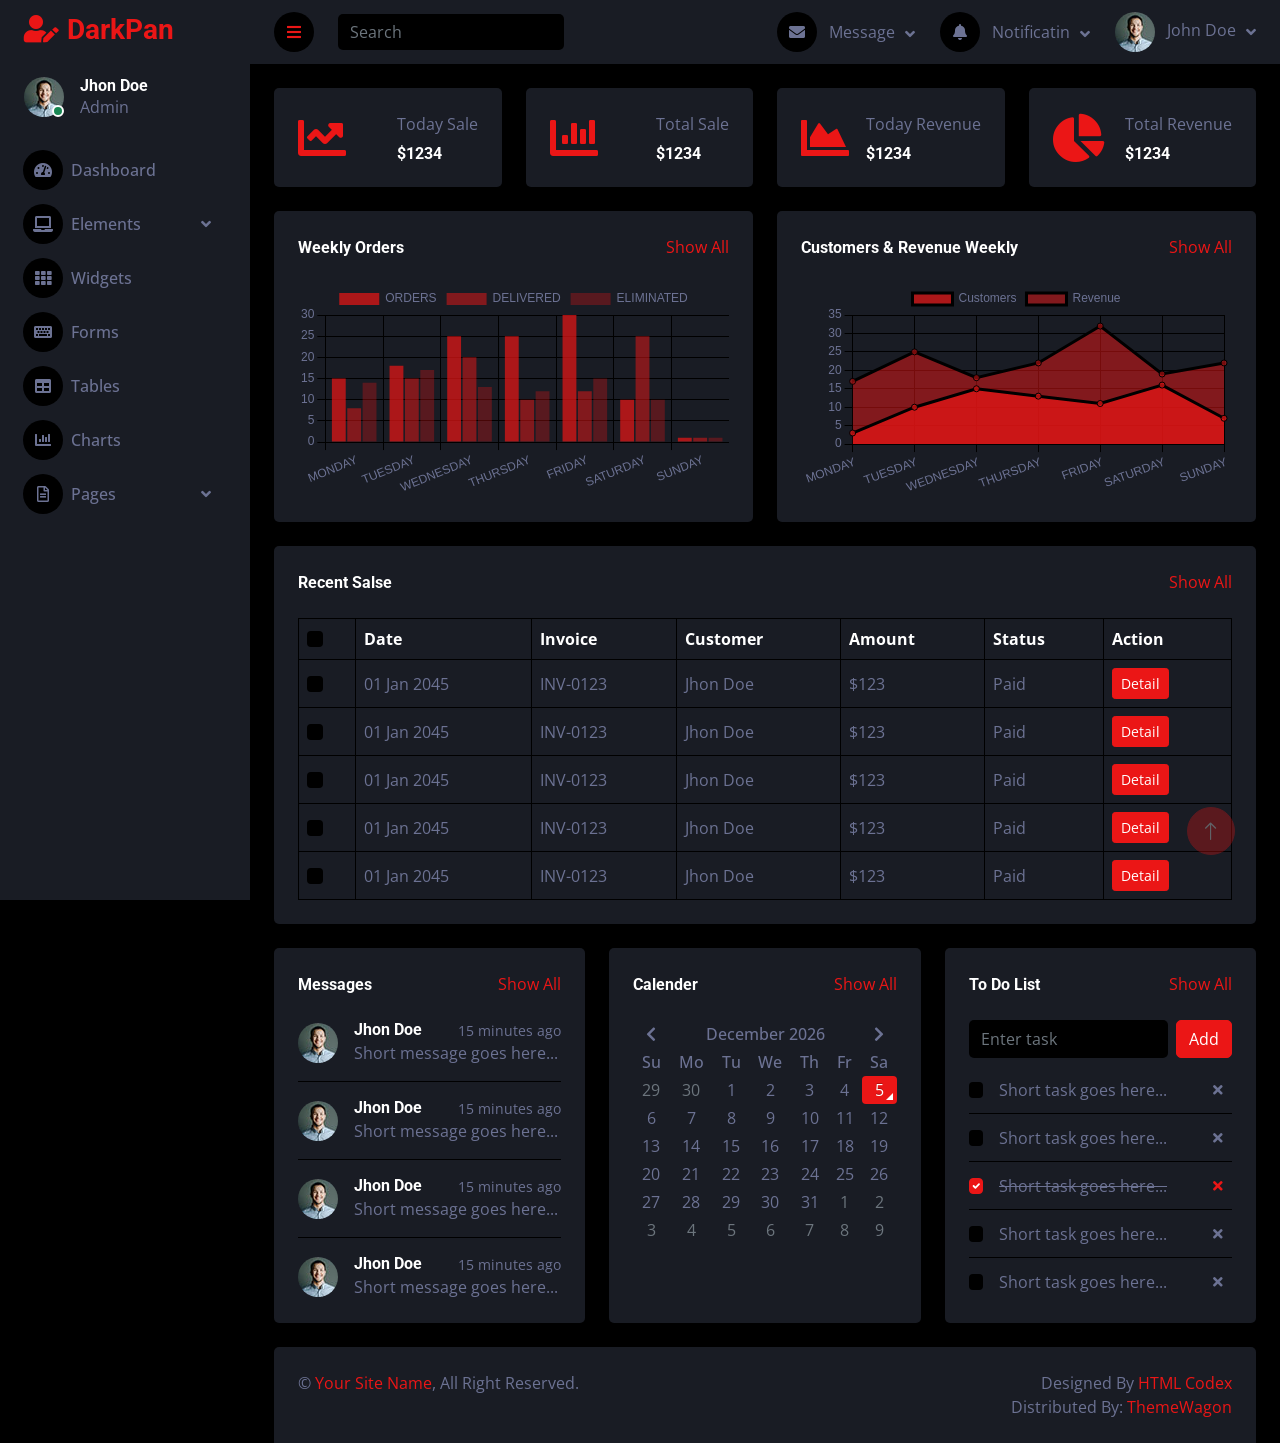
<file: 7indexx.html>
<!DOCTYPE html>
<html lang="en">

<head>
    <meta charset="utf-8">
    <title>EDCA</title>
    <meta content="width=device-width, initial-scale=1.0" name="viewport">
    <meta content="" name="keywords">
    <meta content="" name="description">

    <!-- Favicon -->
    <link href="img/favicon.ico" rel="icon">

    <!-- Google Web Fonts -->
    <link rel="preconnect" href="https://fonts.googleapis.com">
    <link rel="preconnect" href="https://fonts.gstatic.com" crossorigin>
    <link href="https://fonts.googleapis.com/css2?family=Open+Sans:wght@400;600&family=Roboto:wght@500;700&display=swap" rel="stylesheet"> 
    
    <!-- Icon Font Stylesheet -->
    <link href="https://cdnjs.cloudflare.com/ajax/libs/font-awesome/5.10.0/css/all.min.css" rel="stylesheet">
    <link href="https://cdn.jsdelivr.net/npm/bootstrap-icons@1.4.1/font/bootstrap-icons.css" rel="stylesheet">

    <!-- Libraries Stylesheet -->
    <link href="lib/owlcarousel/assets/owl.carousel.min.css" rel="stylesheet">
    <link href="lib/tempusdominus/css/tempusdominus-bootstrap-4.min.css" rel="stylesheet" />

    <!-- Customized Bootstrap Stylesheet -->
    <link href="css/bootstrap.min.css" rel="stylesheet">

    <!-- Template Stylesheet -->
    <link href="css/style.css" rel="stylesheet">
</head>

<body>
    <div class="container-fluid position-relative d-flex p-0">
        <!-- Spinner Start -->
        <div id="spinner" class="show bg-dark position-fixed translate-middle w-100 vh-100 top-50 start-50 d-flex align-items-center justify-content-center">
            <div class="spinner-border text-primary" style="width: 3rem; height: 3rem;" role="status">
                <span class="sr-only">Loading...</span>
            </div>
        </div>
        <!-- Spinner End -->


        <!-- Sidebar Start -->
        <div class="sidebar pe-4 pb-3">
            <nav class="navbar bg-secondary navbar-dark">
                <a href="index.html" class="navbar-brand mx-4 mb-3">
                    <h3 class="text-primary"><i class="fa fa-user-edit me-2"></i>DarkPan</h3>
                </a>
                <div class="d-flex align-items-center ms-4 mb-4">
                    <div class="position-relative">
                        <img class="rounded-circle" src="img/user.jpg" alt="" style="width: 40px; height: 40px;">
                        <div class="bg-success rounded-circle border border-2 border-white position-absolute end-0 bottom-0 p-1"></div>
                    </div>
                    <div class="ms-3">
                        <h6 class="mb-0">Jhon Doe</h6>
                        <span>Admin</span>
                    </div>
                </div>
                <div class="navbar-nav w-100">
                    <a href="index.html" class="nav-item nav-link"><i class="fa fa-tachometer-alt me-2"></i>Dashboard</a>
                    <div class="nav-item dropdown">
                        <a href="#" class="nav-link dropdown-toggle" data-bs-toggle="dropdown"><i class="fa fa-laptop me-2"></i>Elements</a>
                        <div class="dropdown-menu bg-transparent border-0">
                            <a href="button.html" class="dropdown-item">Buttons</a>
                            <a href="typography.html" class="dropdown-item">Typography</a>
                            <a href="element.html" class="dropdown-item">Other Elements</a>
                        </div>
                    </div>
                    <!--PROBANDO NUEVOS-->
                    
                    <!--PROBANDO NUEVOS-->
                    <a href="widget.html" class="nav-item nav-link"><i class="fa fa-th me-2"></i>Widgets</a>
                    <a href="form.html" class="nav-item nav-link"><i class="fa fa-keyboard me-2"></i>Forms</a>
                    <a href="table.html" class="nav-item nav-link"><i class="fa fa-table me-2"></i>Tables</a>
                    <a href="chart.html" class="nav-item nav-link"><i class="fa fa-chart-bar me-2"></i>Charts</a>
                    <div class="nav-item dropdown">
                        <a href="#" class="nav-link dropdown-toggle" data-bs-toggle="dropdown"><i class="far fa-file-alt me-2"></i>Pages</a>
                        <div class="dropdown-menu bg-transparent border-0">
                            <a href="signin.html" class="dropdown-item">Sign In</a>
                            <a href="signup.html" class="dropdown-item">Sign Up</a>
                            <a href="404.html" class="dropdown-item">404 Error</a>
                            <a href="blank.html" class="dropdown-item">Blank Page</a>
                        </div>
                    </div>
                </div>
            </nav>
        </div>
        <!-- Sidebar End -->


        <!-- Content Start -->
        <div class="content">
            <!-- Navbar Start -->
            <nav class="navbar navbar-expand bg-secondary navbar-dark sticky-top px-4 py-0">
                <a href="index.html" class="navbar-brand d-flex d-lg-none me-4">
                    <h2 class="text-primary mb-0"><i class="fa fa-user-edit"></i></h2>
                </a>
                <a href="#" class="sidebar-toggler flex-shrink-0">
                    <i class="fa fa-bars"></i>
                </a>
                <form class="d-none d-md-flex ms-4">
                    <input class="form-control bg-dark border-0" type="search" placeholder="Search">
                </form>
                <div class="navbar-nav align-items-center ms-auto">
                    <div class="nav-item dropdown">
                        <a href="#" class="nav-link dropdown-toggle" data-bs-toggle="dropdown">
                            <i class="fa fa-envelope me-lg-2"></i>
                            <span class="d-none d-lg-inline-flex">Message</span>
                        </a>
                        <div class="dropdown-menu dropdown-menu-end bg-secondary border-0 rounded-0 rounded-bottom m-0">
                            <a href="#" class="dropdown-item">
                                <div class="d-flex align-items-center">
                                    <img class="rounded-circle" src="img/user.jpg" alt="" style="width: 40px; height: 40px;">
                                    <div class="ms-2">
                                        <h6 class="fw-normal mb-0">Jhon send you a message</h6>
                                        <small>15 minutes ago</small>
                                    </div>
                                </div>
                            </a>
                            <hr class="dropdown-divider">
                            <a href="#" class="dropdown-item">
                                <div class="d-flex align-items-center">
                                    <img class="rounded-circle" src="img/user.jpg" alt="" style="width: 40px; height: 40px;">
                                    <div class="ms-2">
                                        <h6 class="fw-normal mb-0">Jhon send you a message</h6>
                                        <small>15 minutes ago</small>
                                    </div>
                                </div>
                            </a>
                            <hr class="dropdown-divider">
                            <a href="#" class="dropdown-item">
                                <div class="d-flex align-items-center">
                                    <img class="rounded-circle" src="img/user.jpg" alt="" style="width: 40px; height: 40px;">
                                    <div class="ms-2">
                                        <h6 class="fw-normal mb-0">Jhon send you a message</h6>
                                        <small>15 minutes ago</small>
                                    </div>
                                </div>
                            </a>
                            <hr class="dropdown-divider">
                            <a href="#" class="dropdown-item text-center">See all message</a>
                        </div>
                    </div>
                    <div class="nav-item dropdown">
                        <a href="#" class="nav-link dropdown-toggle" data-bs-toggle="dropdown">
                            <i class="fa fa-bell me-lg-2"></i>
                            <span class="d-none d-lg-inline-flex">Notificatin</span>
                        </a>
                        <div class="dropdown-menu dropdown-menu-end bg-secondary border-0 rounded-0 rounded-bottom m-0">
                            <a href="#" class="dropdown-item">
                                <h6 class="fw-normal mb-0">Profile updated</h6>
                                <small>15 minutes ago</small>
                            </a>
                            <hr class="dropdown-divider">
                            <a href="#" class="dropdown-item">
                                <h6 class="fw-normal mb-0">New user added</h6>
                                <small>15 minutes ago</small>
                            </a>
                            <hr class="dropdown-divider">
                            <a href="#" class="dropdown-item">
                                <h6 class="fw-normal mb-0">Password changed</h6>
                                <small>15 minutes ago</small>
                            </a>
                            <hr class="dropdown-divider">
                            <a href="#" class="dropdown-item text-center">See all notifications</a>
                        </div>
                    </div>
                    <div class="nav-item dropdown">
                        <a href="#" class="nav-link dropdown-toggle" data-bs-toggle="dropdown">
                            <img class="rounded-circle me-lg-2" src="img/user.jpg" alt="" style="width: 40px; height: 40px;">
                            <span class="d-none d-lg-inline-flex">John Doe</span>
                        </a>
                        <div class="dropdown-menu dropdown-menu-end bg-secondary border-0 rounded-0 rounded-bottom m-0">
                            <a href="#" class="dropdown-item">My Profile</a>
                            <a href="#" class="dropdown-item">Settings</a>
                            <a href="#" class="dropdown-item">Log Out</a>
                        </div>
                    </div>
                </div>
            </nav>
            <!-- Navbar End -->


            <!-- Sale & Revenue Start -->
            <div class="container-fluid pt-4 px-4">
                <div class="row g-4">
                    <div class="col-sm-6 col-xl-3">
                        <div class="bg-secondary rounded d-flex align-items-center justify-content-between p-4">
                            <i class="fa fa-chart-line fa-3x text-primary"></i>
                            <div class="ms-3">
                                <p class="mb-2">Today Sale</p>
                                <h6 class="mb-0">$1234</h6>
                            </div>
                        </div>
                    </div>
                    <div class="col-sm-6 col-xl-3">
                        <div class="bg-secondary rounded d-flex align-items-center justify-content-between p-4">
                            <i class="fa fa-chart-bar fa-3x text-primary"></i>
                            <div class="ms-3">
                                <p class="mb-2">Total Sale</p>
                                <h6 class="mb-0">$1234</h6>
                            </div>
                        </div>
                    </div>
                    <div class="col-sm-6 col-xl-3">
                        <div class="bg-secondary rounded d-flex align-items-center justify-content-between p-4">
                            <i class="fa fa-chart-area fa-3x text-primary"></i>
                            <div class="ms-3">
                                <p class="mb-2">Today Revenue</p>
                                <h6 class="mb-0">$1234</h6>
                            </div>
                        </div>
                    </div>
                    <div class="col-sm-6 col-xl-3">
                        <div class="bg-secondary rounded d-flex align-items-center justify-content-between p-4">
                            <i class="fa fa-chart-pie fa-3x text-primary"></i>
                            <div class="ms-3">
                                <p class="mb-2">Total Revenue</p>
                                <h6 class="mb-0">$1234</h6>
                            </div>
                        </div>
                    </div>
                </div>
            </div>
            <!-- Sale & Revenue End -->


            <!-- Sales Chart Start -->
            <div class="container-fluid pt-4 px-4">
                <div class="row g-4">
                    <div class="col-sm-12 col-xl-6">
                        <div class="bg-secondary text-center rounded p-4">
                            <div class="d-flex align-items-center justify-content-between mb-4">
                                <h6 class="mb-0">Weekly Orders</h6>
                                <a href="">Show All</a>
                            </div>
                            <canvas id="worldwide-sales"></canvas>
                        </div>
                    </div>
                    <div class="col-sm-12 col-xl-6">
                        <div class="bg-secondary text-center rounded p-4">
                            <div class="d-flex align-items-center justify-content-between mb-4">
                                <h6 class="mb-0">Customers & Revenue Weekly</h6>
                                <a href="">Show All</a>
                            </div>
                            <canvas id="salse-revenue"></canvas>
                        </div>
                    </div>
                </div>
            </div>
            <!-- Sales Chart End -->


            <!-- Recent Sales Start -->
            <div class="container-fluid pt-4 px-4">
                <div class="bg-secondary text-center rounded p-4">
                    <div class="d-flex align-items-center justify-content-between mb-4">
                        <h6 class="mb-0">Recent Salse</h6>
                        <a href="">Show All</a>
                    </div>
                    <div class="table-responsive">
                        <table class="table text-start align-middle table-bordered table-hover mb-0">
                            <thead>
                                <tr class="text-white">
                                    <th scope="col"><input class="form-check-input" type="checkbox"></th>
                                    <th scope="col">Date</th>
                                    <th scope="col">Invoice</th>
                                    <th scope="col">Customer</th>
                                    <th scope="col">Amount</th>
                                    <th scope="col">Status</th>
                                    <th scope="col">Action</th>
                                </tr>
                            </thead>
                            <tbody>
                                <tr>
                                    <td><input class="form-check-input" type="checkbox"></td>
                                    <td>01 Jan 2045</td>
                                    <td>INV-0123</td>
                                    <td>Jhon Doe</td>
                                    <td>$123</td>
                                    <td>Paid</td>
                                    <td><a class="btn btn-sm btn-primary" href="">Detail</a></td>
                                </tr>
                                <tr>
                                    <td><input class="form-check-input" type="checkbox"></td>
                                    <td>01 Jan 2045</td>
                                    <td>INV-0123</td>
                                    <td>Jhon Doe</td>
                                    <td>$123</td>
                                    <td>Paid</td>
                                    <td><a class="btn btn-sm btn-primary" href="">Detail</a></td>
                                </tr>
                                <tr>
                                    <td><input class="form-check-input" type="checkbox"></td>
                                    <td>01 Jan 2045</td>
                                    <td>INV-0123</td>
                                    <td>Jhon Doe</td>
                                    <td>$123</td>
                                    <td>Paid</td>
                                    <td><a class="btn btn-sm btn-primary" href="">Detail</a></td>
                                </tr>
                                <tr>
                                    <td><input class="form-check-input" type="checkbox"></td>
                                    <td>01 Jan 2045</td>
                                    <td>INV-0123</td>
                                    <td>Jhon Doe</td>
                                    <td>$123</td>
                                    <td>Paid</td>
                                    <td><a class="btn btn-sm btn-primary" href="">Detail</a></td>
                                </tr>
                                <tr>
                                    <td><input class="form-check-input" type="checkbox"></td>
                                    <td>01 Jan 2045</td>
                                    <td>INV-0123</td>
                                    <td>Jhon Doe</td>
                                    <td>$123</td>
                                    <td>Paid</td>
                                    <td><a class="btn btn-sm btn-primary" href="">Detail</a></td>
                                </tr>
                            </tbody>
                        </table>
                    </div>
                </div>
            </div>
            <!-- Recent Sales End -->


            <!-- Widgets Start -->
            <div class="container-fluid pt-4 px-4">
                <div class="row g-4">
                    <div class="col-sm-12 col-md-6 col-xl-4">
                        <div class="h-100 bg-secondary rounded p-4">
                            <div class="d-flex align-items-center justify-content-between mb-2">
                                <h6 class="mb-0">Messages</h6>
                                <a href="">Show All</a>
                            </div>
                            <div class="d-flex align-items-center border-bottom py-3">
                                <img class="rounded-circle flex-shrink-0" src="img/user.jpg" alt="" style="width: 40px; height: 40px;">
                                <div class="w-100 ms-3">
                                    <div class="d-flex w-100 justify-content-between">
                                        <h6 class="mb-0">Jhon Doe</h6>
                                        <small>15 minutes ago</small>
                                    </div>
                                    <span>Short message goes here...</span>
                                </div>
                            </div>
                            <div class="d-flex align-items-center border-bottom py-3">
                                <img class="rounded-circle flex-shrink-0" src="img/user.jpg" alt="" style="width: 40px; height: 40px;">
                                <div class="w-100 ms-3">
                                    <div class="d-flex w-100 justify-content-between">
                                        <h6 class="mb-0">Jhon Doe</h6>
                                        <small>15 minutes ago</small>
                                    </div>
                                    <span>Short message goes here...</span>
                                </div>
                            </div>
                            <div class="d-flex align-items-center border-bottom py-3">
                                <img class="rounded-circle flex-shrink-0" src="img/user.jpg" alt="" style="width: 40px; height: 40px;">
                                <div class="w-100 ms-3">
                                    <div class="d-flex w-100 justify-content-between">
                                        <h6 class="mb-0">Jhon Doe</h6>
                                        <small>15 minutes ago</small>
                                    </div>
                                    <span>Short message goes here...</span>
                                </div>
                            </div>
                            <div class="d-flex align-items-center pt-3">
                                <img class="rounded-circle flex-shrink-0" src="img/user.jpg" alt="" style="width: 40px; height: 40px;">
                                <div class="w-100 ms-3">
                                    <div class="d-flex w-100 justify-content-between">
                                        <h6 class="mb-0">Jhon Doe</h6>
                                        <small>15 minutes ago</small>
                                    </div>
                                    <span>Short message goes here...</span>
                                </div>
                            </div>
                        </div>
                    </div>
                    <div class="col-sm-12 col-md-6 col-xl-4">
                        <div class="h-100 bg-secondary rounded p-4">
                            <div class="d-flex align-items-center justify-content-between mb-4">
                                <h6 class="mb-0">Calender</h6>
                                <a href="">Show All</a>
                            </div>
                            <div id="calender"></div>
                        </div>
                    </div>
                    <div class="col-sm-12 col-md-6 col-xl-4">
                        <div class="h-100 bg-secondary rounded p-4">
                            <div class="d-flex align-items-center justify-content-between mb-4">
                                <h6 class="mb-0">To Do List</h6>
                                <a href="">Show All</a>
                            </div>
                            <div class="d-flex mb-2">
                                <input class="form-control bg-dark border-0" type="text" placeholder="Enter task">
                                <button type="button" class="btn btn-primary ms-2">Add</button>
                            </div>
                            <div class="d-flex align-items-center border-bottom py-2">
                                <input class="form-check-input m-0" type="checkbox">
                                <div class="w-100 ms-3">
                                    <div class="d-flex w-100 align-items-center justify-content-between">
                                        <span>Short task goes here...</span>
                                        <button class="btn btn-sm"><i class="fa fa-times"></i></button>
                                    </div>
                                </div>
                            </div>
                            <div class="d-flex align-items-center border-bottom py-2">
                                <input class="form-check-input m-0" type="checkbox">
                                <div class="w-100 ms-3">
                                    <div class="d-flex w-100 align-items-center justify-content-between">
                                        <span>Short task goes here...</span>
                                        <button class="btn btn-sm"><i class="fa fa-times"></i></button>
                                    </div>
                                </div>
                            </div>
                            <div class="d-flex align-items-center border-bottom py-2">
                                <input class="form-check-input m-0" type="checkbox" checked>
                                <div class="w-100 ms-3">
                                    <div class="d-flex w-100 align-items-center justify-content-between">
                                        <span><del>Short task goes here...</del></span>
                                        <button class="btn btn-sm text-primary"><i class="fa fa-times"></i></button>
                                    </div>
                                </div>
                            </div>
                            <div class="d-flex align-items-center border-bottom py-2">
                                <input class="form-check-input m-0" type="checkbox">
                                <div class="w-100 ms-3">
                                    <div class="d-flex w-100 align-items-center justify-content-between">
                                        <span>Short task goes here...</span>
                                        <button class="btn btn-sm"><i class="fa fa-times"></i></button>
                                    </div>
                                </div>
                            </div>
                            <div class="d-flex align-items-center pt-2">
                                <input class="form-check-input m-0" type="checkbox">
                                <div class="w-100 ms-3">
                                    <div class="d-flex w-100 align-items-center justify-content-between">
                                        <span>Short task goes here...</span>
                                        <button class="btn btn-sm"><i class="fa fa-times"></i></button>
                                    </div>
                                </div>
                            </div>
                        </div>
                    </div>
                </div>
            </div>
            <!-- Widgets End -->


            <!-- Footer Start -->
            <div class="container-fluid pt-4 px-4">
                <div class="bg-secondary rounded-top p-4">
                    <div class="row">
                        <div class="col-12 col-sm-6 text-center text-sm-start">
                            &copy; <a href="#">Your Site Name</a>, All Right Reserved. 
                        </div>
                        <div class="col-12 col-sm-6 text-center text-sm-end">
                            <!--/*** This template is free as long as you keep the footer author’s credit link/attribution link/backlink. If you'd like to use the template without the footer author’s credit link/attribution link/backlink, you can purchase the Credit Removal License from "https://htmlcodex.com/credit-removal". Thank you for your support. ***/-->
                            Designed By <a href="https://htmlcodex.com">HTML Codex</a>
                            <br>Distributed By: <a href="https://themewagon.com" target="_blank">ThemeWagon</a>
                        </div>
                    </div>
                </div>
            </div>
            <!-- Footer End -->
        </div>
        <!-- Content End -->


        <!-- Back to Top -->
        <a href="#" class="btn btn-lg btn-primary btn-lg-square back-to-top"><i class="bi bi-arrow-up"></i></a>
    </div>

    <!-- JavaScript Libraries -->
    <script src="https://code.jquery.com/jquery-3.4.1.min.js"></script>
    <script src="https://cdn.jsdelivr.net/npm/bootstrap@5.0.0/dist/js/bootstrap.bundle.min.js"></script>
    <script src="lib/chart/chart.min.js"></script>
    <script src="lib/easing/easing.min.js"></script>
    <script src="lib/waypoints/waypoints.min.js"></script>
    <script src="lib/owlcarousel/owl.carousel.min.js"></script>
    <script src="lib/tempusdominus/js/moment.min.js"></script>
    <script src="lib/tempusdominus/js/moment-timezone.min.js"></script>
    <script src="lib/tempusdominus/js/tempusdominus-bootstrap-4.min.js"></script>

    <!-- Template Javascript -->
    <script src="js/main.js"></script>
</body>

</html>
</file>
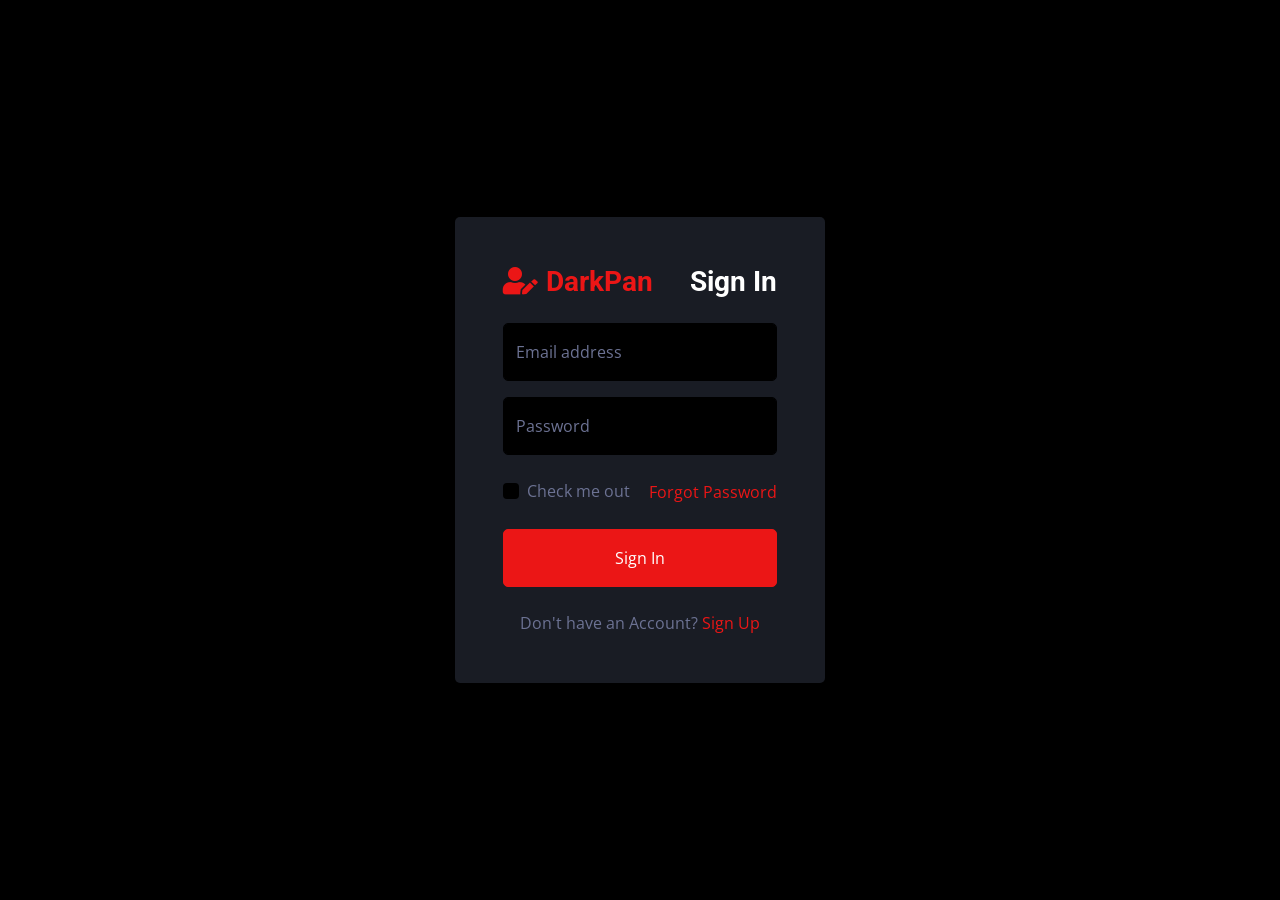
<file: 8signin.html>
<!DOCTYPE html>
<html lang="en">

<head>
    <meta charset="utf-8">
    <title>DarkPan - Bootstrap 5 Admin Template</title>
    <meta content="width=device-width, initial-scale=1.0" name="viewport">
    <meta content="" name="keywords">
    <meta content="" name="description">

    <!-- Favicon -->
    <link href="img/favicon.ico" rel="icon">

    <!-- Google Web Fonts -->
    <link rel="preconnect" href="https://fonts.googleapis.com">
    <link rel="preconnect" href="https://fonts.gstatic.com" crossorigin>
    <link href="https://fonts.googleapis.com/css2?family=Open+Sans:wght@400;600&family=Roboto:wght@500;700&display=swap" rel="stylesheet"> 
    
    <!-- Icon Font Stylesheet -->
    <link href="https://cdnjs.cloudflare.com/ajax/libs/font-awesome/5.10.0/css/all.min.css" rel="stylesheet">
    <link href="https://cdn.jsdelivr.net/npm/bootstrap-icons@1.4.1/font/bootstrap-icons.css" rel="stylesheet">

    <!-- Libraries Stylesheet -->
    <link href="lib/owlcarousel/assets/owl.carousel.min.css" rel="stylesheet">
    <link href="lib/tempusdominus/css/tempusdominus-bootstrap-4.min.css" rel="stylesheet" />

    <!-- Customized Bootstrap Stylesheet -->
    <link href="css/bootstrap.min.css" rel="stylesheet">

    <!-- Template Stylesheet -->
    <link href="css/style.css" rel="stylesheet">
</head>

<body>
    <div class="container-fluid position-relative d-flex p-0">
        <!-- Spinner Start -->
        <div id="spinner" class="show bg-dark position-fixed translate-middle w-100 vh-100 top-50 start-50 d-flex align-items-center justify-content-center">
            <div class="spinner-border text-primary" style="width: 3rem; height: 3rem;" role="status">
                <span class="sr-only">Loading...</span>
            </div>
        </div>
        <!-- Spinner End -->


        <!-- Sign In Start -->
        <div class="container-fluid">
            <div class="row h-100 align-items-center justify-content-center" style="min-height: 100vh;">
                <div class="col-12 col-sm-8 col-md-6 col-lg-5 col-xl-4">
                    <div class="bg-secondary rounded p-4 p-sm-5 my-4 mx-3">
                        <div class="d-flex align-items-center justify-content-between mb-3">
                            <a href="index.html" class="">
                                <h3 class="text-primary"><i class="fa fa-user-edit me-2"></i>DarkPan</h3>
                            </a>
                            <h3>Sign In</h3>
                        </div>
                        <div class="form-floating mb-3">
                            <input type="email" class="form-control" id="floatingInput" placeholder="name@example.com">
                            <label for="floatingInput">Email address</label>
                        </div>
                        <div class="form-floating mb-4">
                            <input type="password" class="form-control" id="floatingPassword" placeholder="Password">
                            <label for="floatingPassword">Password</label>
                        </div>
                        <div class="d-flex align-items-center justify-content-between mb-4">
                            <div class="form-check">
                                <input type="checkbox" class="form-check-input" id="exampleCheck1">
                                <label class="form-check-label" for="exampleCheck1">Check me out</label>
                            </div>
                            <a href="">Forgot Password</a>
                        </div>
                        <button type="submit" class="btn btn-primary py-3 w-100 mb-4">Sign In</button>
                        <p class="text-center mb-0">Don't have an Account? <a href="">Sign Up</a></p>
                    </div>
                </div>
            </div>
        </div>
        <!-- Sign In End -->
    </div>

    <!-- JavaScript Libraries -->
    <script src="https://code.jquery.com/jquery-3.4.1.min.js"></script>
    <script src="https://cdn.jsdelivr.net/npm/bootstrap@5.0.0/dist/js/bootstrap.bundle.min.js"></script>
    <script src="lib/chart/chart.min.js"></script>
    <script src="lib/easing/easing.min.js"></script>
    <script src="lib/waypoints/waypoints.min.js"></script>
    <script src="lib/owlcarousel/owl.carousel.min.js"></script>
    <script src="lib/tempusdominus/js/moment.min.js"></script>
    <script src="lib/tempusdominus/js/moment-timezone.min.js"></script>
    <script src="lib/tempusdominus/js/tempusdominus-bootstrap-4.min.js"></script>

    <!-- Template Javascript -->
    <script src="js/main.js"></script>
</body>

</html>
</file>
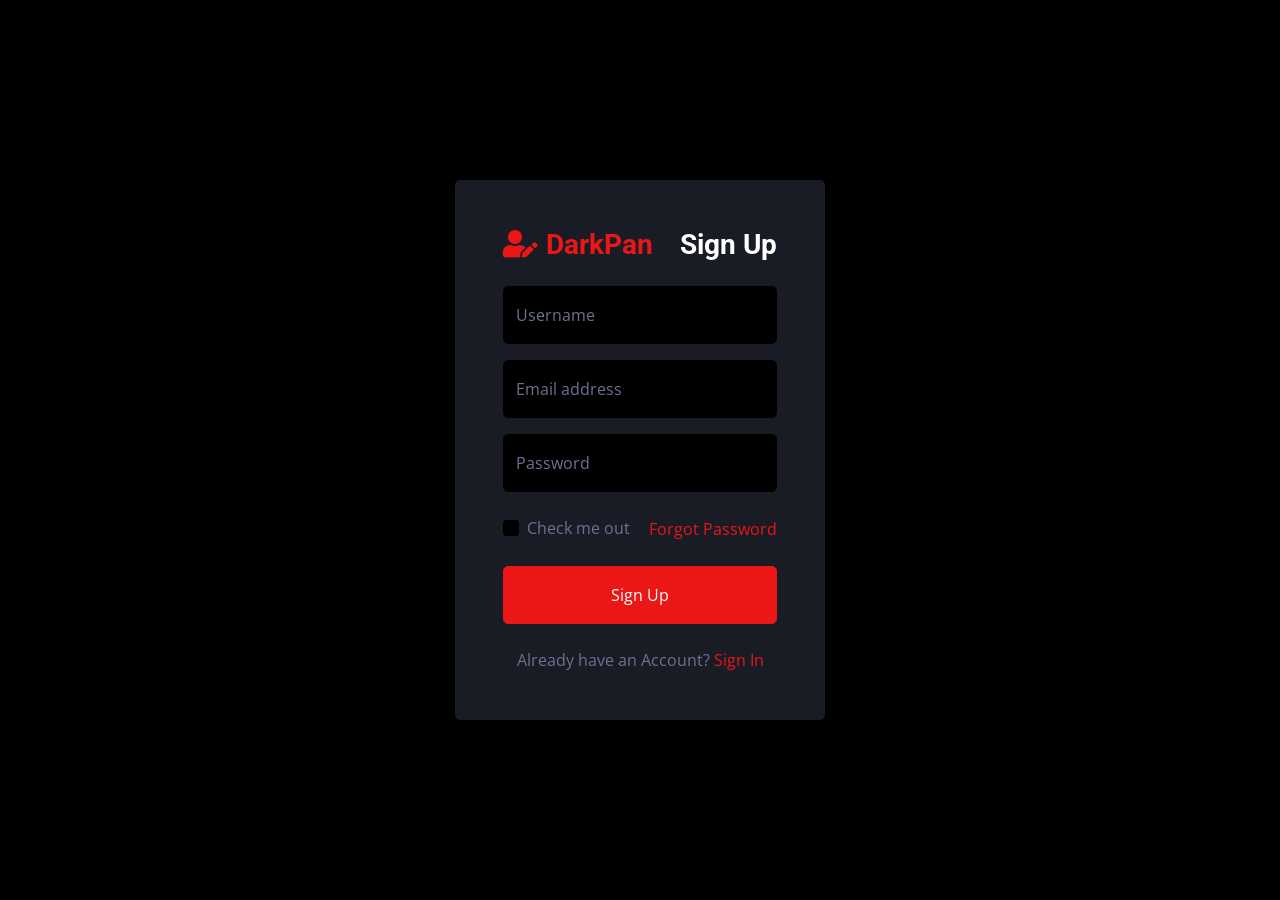
<file: 9signup.html>
<!DOCTYPE html>
<html lang="en">

<head>
    <meta charset="utf-8">
    <title>DarkPan - Bootstrap 5 Admin Template</title>
    <meta content="width=device-width, initial-scale=1.0" name="viewport">
    <meta content="" name="keywords">
    <meta content="" name="description">

    <!-- Favicon -->
    <link href="img/favicon.ico" rel="icon">

    <!-- Google Web Fonts -->
    <link rel="preconnect" href="https://fonts.googleapis.com">
    <link rel="preconnect" href="https://fonts.gstatic.com" crossorigin>
    <link href="https://fonts.googleapis.com/css2?family=Open+Sans:wght@400;600&family=Roboto:wght@500;700&display=swap" rel="stylesheet"> 
    
    <!-- Icon Font Stylesheet -->
    <link href="https://cdnjs.cloudflare.com/ajax/libs/font-awesome/5.10.0/css/all.min.css" rel="stylesheet">
    <link href="https://cdn.jsdelivr.net/npm/bootstrap-icons@1.4.1/font/bootstrap-icons.css" rel="stylesheet">

    <!-- Libraries Stylesheet -->
    <link href="lib/owlcarousel/assets/owl.carousel.min.css" rel="stylesheet">
    <link href="lib/tempusdominus/css/tempusdominus-bootstrap-4.min.css" rel="stylesheet" />

    <!-- Customized Bootstrap Stylesheet -->
    <link href="css/bootstrap.min.css" rel="stylesheet">

    <!-- Template Stylesheet -->
    <link href="css/style.css" rel="stylesheet">
</head>

<body>
    <div class="container-fluid position-relative d-flex p-0">
        <!-- Spinner Start -->
        <div id="spinner" class="show bg-dark position-fixed translate-middle w-100 vh-100 top-50 start-50 d-flex align-items-center justify-content-center">
            <div class="spinner-border text-primary" style="width: 3rem; height: 3rem;" role="status">
                <span class="sr-only">Loading...</span>
            </div>
        </div>
        <!-- Spinner End -->


        <!-- Sign Up Start -->
        <div class="container-fluid">
            <div class="row h-100 align-items-center justify-content-center" style="min-height: 100vh;">
                <div class="col-12 col-sm-8 col-md-6 col-lg-5 col-xl-4">
                    <div class="bg-secondary rounded p-4 p-sm-5 my-4 mx-3">
                        <div class="d-flex align-items-center justify-content-between mb-3">
                            <a href="index.html" class="">
                                <h3 class="text-primary"><i class="fa fa-user-edit me-2"></i>DarkPan</h3>
                            </a>
                            <h3>Sign Up</h3>
                        </div>
                        <div class="form-floating mb-3">
                            <input type="text" class="form-control" id="floatingText" placeholder="jhondoe">
                            <label for="floatingText">Username</label>
                        </div>
                        <div class="form-floating mb-3">
                            <input type="email" class="form-control" id="floatingInput" placeholder="name@example.com">
                            <label for="floatingInput">Email address</label>
                        </div>
                        <div class="form-floating mb-4">
                            <input type="password" class="form-control" id="floatingPassword" placeholder="Password">
                            <label for="floatingPassword">Password</label>
                        </div>
                        <div class="d-flex align-items-center justify-content-between mb-4">
                            <div class="form-check">
                                <input type="checkbox" class="form-check-input" id="exampleCheck1">
                                <label class="form-check-label" for="exampleCheck1">Check me out</label>
                            </div>
                            <a href="">Forgot Password</a>
                        </div>
                        <button type="submit" class="btn btn-primary py-3 w-100 mb-4">Sign Up</button>
                        <p class="text-center mb-0">Already have an Account? <a href="">Sign In</a></p>
                    </div>
                </div>
            </div>
        </div>
        <!-- Sign Up End -->
    </div>

    <!-- JavaScript Libraries -->
    <script src="https://code.jquery.com/jquery-3.4.1.min.js"></script>
    <script src="https://cdn.jsdelivr.net/npm/bootstrap@5.0.0/dist/js/bootstrap.bundle.min.js"></script>
    <script src="lib/chart/chart.min.js"></script>
    <script src="lib/easing/easing.min.js"></script>
    <script src="lib/waypoints/waypoints.min.js"></script>
    <script src="lib/owlcarousel/owl.carousel.min.js"></script>
    <script src="lib/tempusdominus/js/moment.min.js"></script>
    <script src="lib/tempusdominus/js/moment-timezone.min.js"></script>
    <script src="lib/tempusdominus/js/tempusdominus-bootstrap-4.min.js"></script>

    <!-- Template Javascript -->
    <script src="js/main.js"></script>
</body>

</html>
</file>
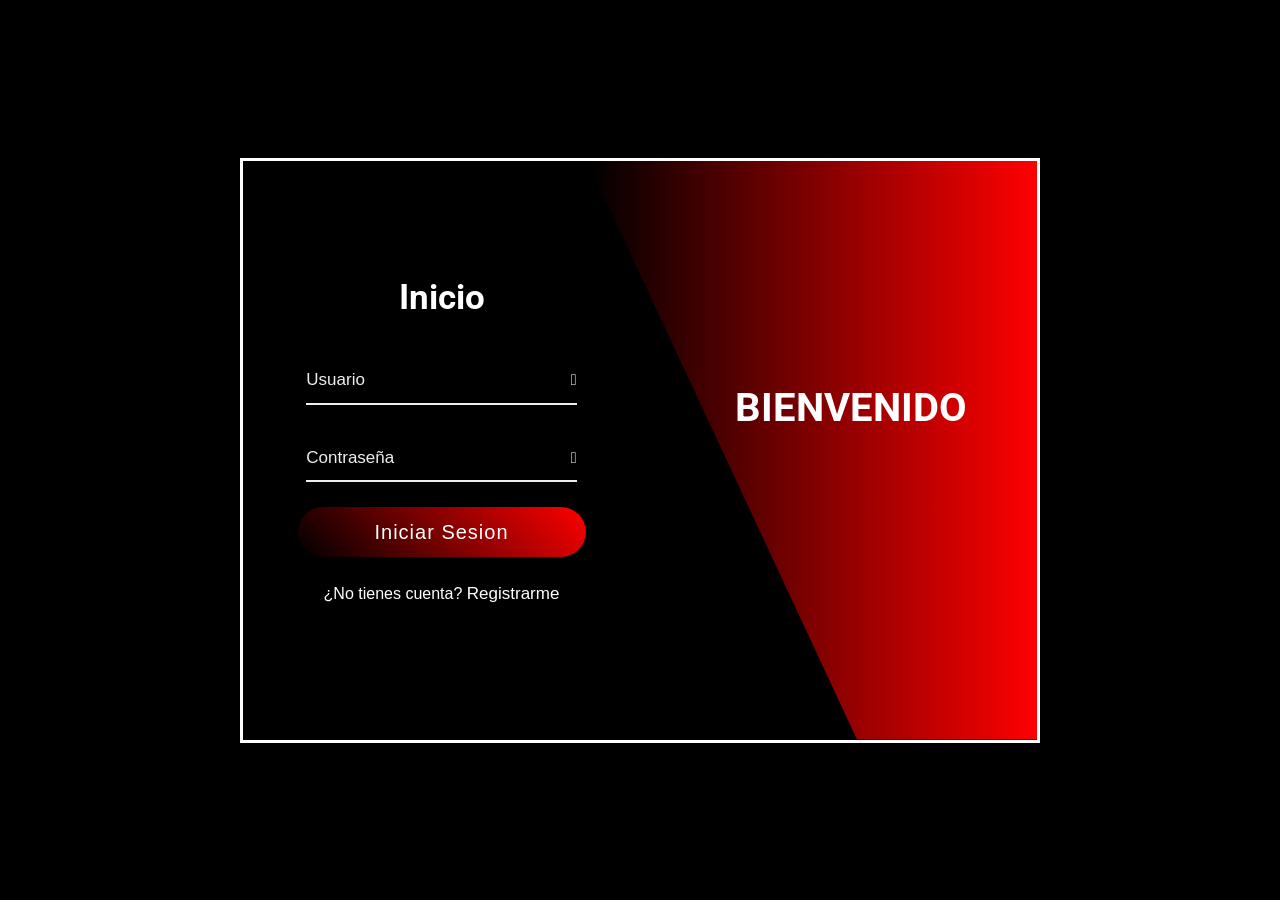
<file: indexop.html>
<!DOCTYPE html>
<html lang="en">
<head>
    <meta charset="UTF-8">
    <title>Document</title>
    <meta content="width=device-width, initial-scale=1.0" name="viewport">
    <meta content="" name="keywords">
    <meta content="" name="description">

    <!-- Favicon -->
    <link href="img/favicon.ico" rel="icon">

    <!-- Google Web Fonts -->
    <link rel="preconnect" href="https://fonts.googleapis.com">
    <link rel="preconnect" href="https://fonts.gstatic.com" crossorigin>
    <link href="https://fonts.googleapis.com/css2?family=Open+Sans:wght@400;600&family=Roboto:wght@500;700&display=swap" rel="stylesheet"> 
    
    <!-- Icon Font Stylesheet -->
    <link href="https://cdnjs.cloudflare.com/ajax/libs/font-awesome/5.10.0/css/all.min.css" rel="stylesheet">
    <link href="https://cdn.jsdelivr.net/npm/bootstrap-icons@1.4.1/font/bootstrap-icons.css" rel="stylesheet">

    <!-- Libraries Stylesheet -->
    <link href="lib/owlcarousel/assets/owl.carousel.min.css" rel="stylesheet">
    <link href="lib/tempusdominus/css/tempusdominus-bootstrap-4.min.css" rel="stylesheet" />

    <!-- Customized Bootstrap Stylesheet -->
    <link href="css/bootstrap.min.css" rel="stylesheet">

    <link rel="stylesheet" href="sistem/user/css/login.css">
</head>
<body>
        <div class="wrapper">
            <form action="index.php" method="POST" class="form" >
                <h1 class="title">Inicio</h1>
                <div class="inp">
                    <input type="text" name="username" class="input" placeholder="Usuario"> <!-- Agrega name="username" -->
                    <i class="fa-solid fa-user"></i>
                </div>
                <div class="inp">
                    <input type="password" name="password" class="input" placeholder="Contraseña"> <!-- Agrega name="password" -->
                    <i class="fa-solid fa-lock"></i>
                </div>
                <button class="submit" type="submit">Iniciar Sesion</button><br>
                <p class="footer">¿No tienes cuenta? <a href="z0create.php" class="link">Registrarme</a></p>
            </form>

        <div></div>
        <div class="banner">
            <h1 class="wel_text">BIENVENIDO <br></h1>
            <p class="para">  </p>

        </div>

    </div>


    <!-- JavaScript Libraries -->
    <script src="https://code.jquery.com/jquery-3.4.1.min.js"></script>
    <script src="https://cdn.jsdelivr.net/npm/bootstrap@5.0.0/dist/js/bootstrap.bundle.min.js"></script>
    <script src="lib/chart/chart.min.js"></script>
    <script src="lib/easing/easing.min.js"></script>
    <script src="lib/waypoints/waypoints.min.js"></script>
    <script src="lib/owlcarousel/owl.carousel.min.js"></script>
    <script src="lib/tempusdominus/js/moment.min.js"></script>
    <script src="lib/tempusdominus/js/moment-timezone.min.js"></script>
    <script src="lib/tempusdominus/js/tempusdominus-bootstrap-4.min.js"></script>

    <!-- Template Javascript -->
    <script src="js/main.js"></script>
</body>
</html>
</file>
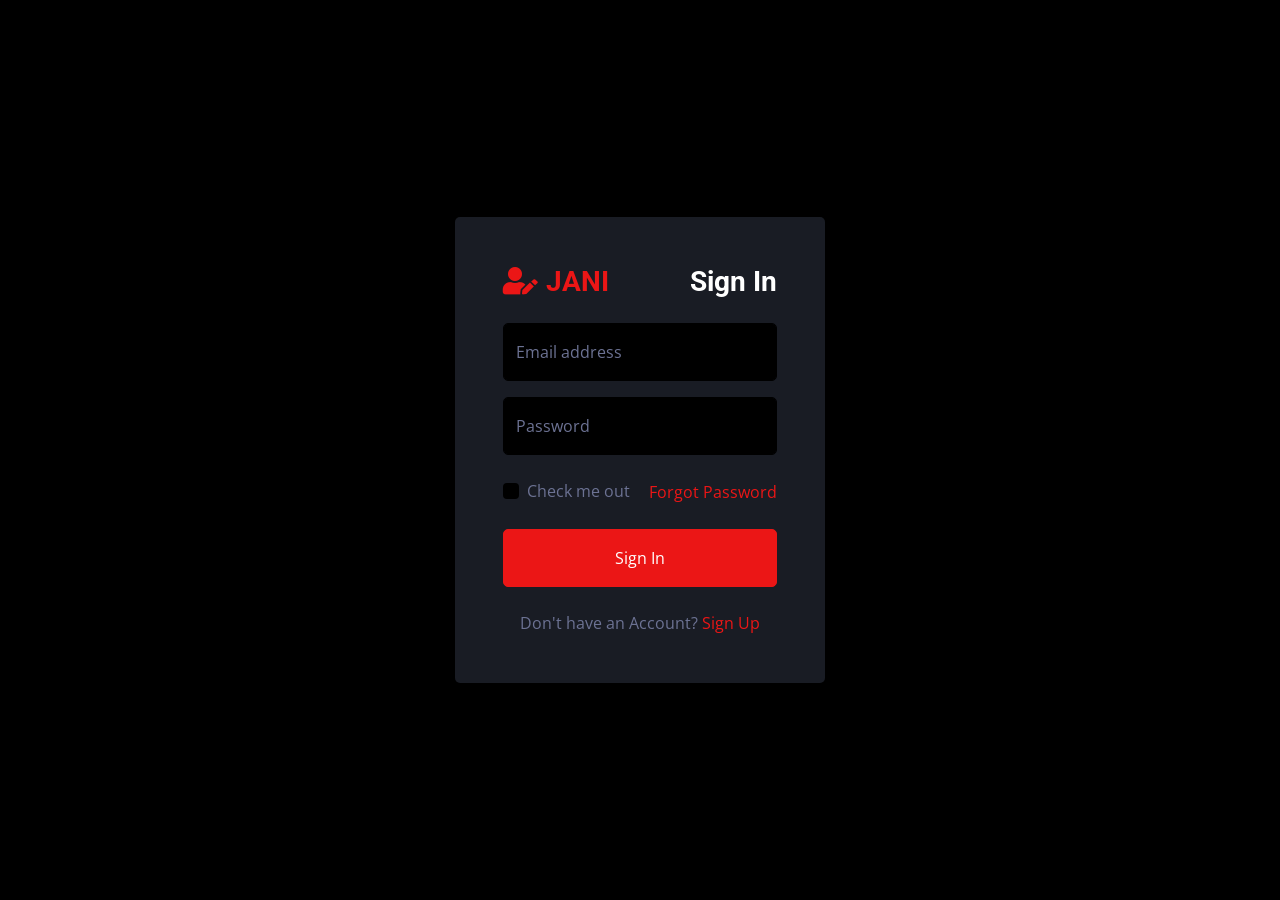
<file: signin.html>
<!DOCTYPE html>
<html lang="en">

<head>
    <meta charset="utf-8">
    <title>Admin</title>
    <meta content="width=device-width, initial-scale=1.0" name="viewport">
    <meta content="" name="keywords">
    <meta content="" name="description">

    <!-- Favicon -->
    <link href="img/favicon.ico" rel="icon">

    <!-- Google Web Fonts -->
    <link rel="preconnect" href="https://fonts.googleapis.com">
    <link rel="preconnect" href="https://fonts.gstatic.com" crossorigin>
    <link href="https://fonts.googleapis.com/css2?family=Open+Sans:wght@400;600&family=Roboto:wght@500;700&display=swap" rel="stylesheet"> 
    
    <!-- Icon Font Stylesheet -->
    <link href="https://cdnjs.cloudflare.com/ajax/libs/font-awesome/5.10.0/css/all.min.css" rel="stylesheet">
    <link href="https://cdn.jsdelivr.net/npm/bootstrap-icons@1.4.1/font/bootstrap-icons.css" rel="stylesheet">

    <!-- Libraries Stylesheet -->
    <link href="lib/owlcarousel/assets/owl.carousel.min.css" rel="stylesheet">
    <link href="lib/tempusdominus/css/tempusdominus-bootstrap-4.min.css" rel="stylesheet" />

    <!-- Customized Bootstrap Stylesheet -->
    <link href="css/bootstrap.min.css" rel="stylesheet">

    <!-- Template Stylesheet -->
    <link href="css/style.css" rel="stylesheet">
</head>

<body>
    <div class="container-fluid position-relative d-flex p-0">
        <!-- Spinner Start -->
        <div id="spinner" class="show bg-dark position-fixed translate-middle w-100 vh-100 top-50 start-50 d-flex align-items-center justify-content-center">
            <div class="spinner-border text-primary" style="width: 3rem; height: 3rem;" role="status">
                <span class="sr-only">Loading...</span>
            </div>
        </div>
        <!-- Spinner End -->


        <!-- Sign In Start -->
        <div class="container-fluid">
            <div class="row h-100 align-items-center justify-content-center" style="min-height: 100vh;">
                <div class="col-12 col-sm-8 col-md-6 col-lg-5 col-xl-4">
                    <div action="index.php" method="POST" class="bg-secondary rounded p-4 p-sm-5 my-4 mx-3">
                        <div class="d-flex align-items-center justify-content-between mb-3">
                            <a href="" class="">
                                <h3 class="text-primary"><i class="fa fa-user-edit me-2"></i>JANI</h3>
                            </a>
                            <h3>Sign In</h3>
                        </div>
                        <div class="form-floating mb-3">
                            <input type="email" class="form-control" id="floatingInput" placeholder="name@example.com">
                            <label for="floatingInput">Email address</label>
                        </div>
                        <div class="form-floating mb-4">
                            <input type="password" class="form-control" id="floatingPassword" placeholder="Password">
                            <label for="floatingPassword">Password</label>
                        </div>
                        <div class="d-flex align-items-center justify-content-between mb-4">
                            <div class="form-check">
                                <input type="checkbox" class="form-check-input" id="exampleCheck1">
                                <label class="form-check-label" for="exampleCheck1">Check me out</label>
                            </div>
                            <a href="">Forgot Password</a>
                        </div>
                        <button type="submit" class="btn btn-primary py-3 w-100 mb-4">Sign In</button>
                        <p class="text-center mb-0">Don't have an Account? <a href="">Sign Up</a></p>
                    </div>
                </div>
            </div>
        </div>
        <!-- Sign In End -->
    </div>

    <!-- JavaScript Libraries -->
    <script src="https://code.jquery.com/jquery-3.4.1.min.js"></script>
    <script src="https://cdn.jsdelivr.net/npm/bootstrap@5.0.0/dist/js/bootstrap.bundle.min.js"></script>
    <script src="lib/chart/chart.min.js"></script>
    <script src="lib/easing/easing.min.js"></script>
    <script src="lib/waypoints/waypoints.min.js"></script>
    <script src="lib/owlcarousel/owl.carousel.min.js"></script>
    <script src="lib/tempusdominus/js/moment.min.js"></script>
    <script src="lib/tempusdominus/js/moment-timezone.min.js"></script>
    <script src="lib/tempusdominus/js/tempusdominus-bootstrap-4.min.js"></script>

    <!-- Template Javascript -->
    <script src="js/main.js"></script>
</body>

</html>
</file>
<file: css/style.css>
/********** Template CSS **********/
:root {
    --primary: #EB1616;
    --secondary: #191C24;
    --light: #6C7293;
    --dark: #000000;
}

.back-to-top {
    position: fixed;
    display: none;
    right: 45px;
    bottom: 45px;
    z-index: 99;
}


/*** Spinner ***/
#spinner {
    opacity: 0;
    visibility: hidden;
    transition: opacity .5s ease-out, visibility 0s linear .5s;
    z-index: 99999;
}

#spinner.show {
    transition: opacity .5s ease-out, visibility 0s linear 0s;
    visibility: visible;
    opacity: 1;
}


/*** Button ***/
.btn {
    transition: .5s;
}

.btn-square {
    width: 38px;
    height: 38px;
}

.btn-sm-square {
    width: 32px;
    height: 32px;
}

.btn-lg-square {
    width: 48px;
    height: 48px;
}

.btn-square,
.btn-sm-square,
.btn-lg-square {
    padding: 0;
    display: inline-flex;
    align-items: center;
    justify-content: center;
    font-weight: normal;
    border-radius: 50px;
}


/*** Layout ***/
.sidebar {
    position: fixed;
    top: 0;
    left: 0;
    bottom: 0;
    width: 250px;
    height: 100vh;
    overflow-y: auto;
    background: var(--secondary);
    transition: 0.5s;
    z-index: 999;
}

.content {
    margin-left: 250px;
    min-height: 100vh;
    background: var(--dark);
    transition: 0.5s;
}

@media (min-width: 992px) {
    .sidebar {
        margin-left: 0;
    }

    .sidebar.open {
        margin-left: -250px;
    }

    .content {
        width: calc(100% - 250px);
    }

    .content.open {
        width: 100%;
        margin-left: 0;
    }
}

@media (max-width: 991.98px) {
    .sidebar {
        margin-left: -250px;
    }

    .sidebar.open {
        margin-left: 0;
    }

    .content {
        width: 100%;
        margin-left: 0;
    }
}


/*** Navbar ***/
.sidebar .navbar .navbar-nav .nav-link {
    padding: 7px 20px;
    color: var(--light);
    font-weight: 500;
    border-left: 3px solid var(--secondary);
    border-radius: 0 30px 30px 0;
    outline: none;
}

.sidebar .navbar .navbar-nav .nav-link:hover,
.sidebar .navbar .navbar-nav .nav-link.active {
    color: var(--primary);
    background: var(--dark);
    border-color: var(--primary);
}

.sidebar .navbar .navbar-nav .nav-link i {
    width: 40px;
    height: 40px;
    display: inline-flex;
    align-items: center;
    justify-content: center;
    background: var(--dark);
    border-radius: 40px;
}

.sidebar .navbar .navbar-nav .nav-link:hover i,
.sidebar .navbar .navbar-nav .nav-link.active i {
    background: var(--secondary);
}

.sidebar .navbar .dropdown-toggle::after {
    position: absolute;
    top: 15px;
    right: 15px;
    border: none;
    content: "\f107";
    font-family: "Font Awesome 5 Free";
    font-weight: 900;
    transition: .5s;
}

.sidebar .navbar .dropdown-toggle[aria-expanded=true]::after {
    transform: rotate(-180deg);
}

.sidebar .navbar .dropdown-item {
    padding-left: 25px;
    border-radius: 0 30px 30px 0;
    color: var(--light);
}

.sidebar .navbar .dropdown-item:hover,
.sidebar .navbar .dropdown-item.active {
    background: var(--dark);
}

.content .navbar .navbar-nav .nav-link {
    margin-left: 25px;
    padding: 12px 0;
    color: var(--light);
    outline: none;
}

.content .navbar .navbar-nav .nav-link:hover,
.content .navbar .navbar-nav .nav-link.active {
    color: var(--primary);
}

.content .navbar .sidebar-toggler,
.content .navbar .navbar-nav .nav-link i {
    width: 40px;
    height: 40px;
    display: inline-flex;
    align-items: center;
    justify-content: center;
    background: var(--dark);
    border-radius: 40px;
}

.content .navbar .dropdown-item {
    color: var(--light);
}

.content .navbar .dropdown-item:hover,
.content .navbar .dropdown-item.active {
    background: var(--dark);
}

.content .navbar .dropdown-toggle::after {
    margin-left: 6px;
    vertical-align: middle;
    border: none;
    content: "\f107";
    font-family: "Font Awesome 5 Free";
    font-weight: 900;
    transition: .5s;
}

.content .navbar .dropdown-toggle[aria-expanded=true]::after {
    transform: rotate(-180deg);
}

@media (max-width: 575.98px) {
    .content .navbar .navbar-nav .nav-link {
        margin-left: 15px;
    }
}


/*** Date Picker ***/
.bootstrap-datetimepicker-widget.bottom {
    top: auto !important;
}

.bootstrap-datetimepicker-widget .table * {
    border-bottom-width: 0px;
}

.bootstrap-datetimepicker-widget .table th {
    font-weight: 500;
}

.bootstrap-datetimepicker-widget.dropdown-menu {
    padding: 10px;
    border-radius: 2px;
}

.bootstrap-datetimepicker-widget table td.active,
.bootstrap-datetimepicker-widget table td.active:hover {
    background: var(--primary);
}

.bootstrap-datetimepicker-widget table td.today::before {
    border-bottom-color: var(--primary);
}


/*** Testimonial ***/
.progress .progress-bar {
    width: 0px;
    transition: 2s;
}


/*** Testimonial ***/
.testimonial-carousel .owl-dots {
    margin-top: 24px;
    display: flex;
    align-items: flex-end;
    justify-content: center;
}

.testimonial-carousel .owl-dot {
    position: relative;
    display: inline-block;
    margin: 0 5px;
    width: 15px;
    height: 15px;
    border: 5px solid var(--primary);
    border-radius: 15px;
    transition: .5s;
}

.testimonial-carousel .owl-dot.active {
    background: var(--dark);
    border-color: var(--primary);
}
</file>
<file: sistem/user/css/login.css>
*{
    margin: 0;
    padding: 0;
    font-family: arial;
    color: #fff;
}

body{
    width: 100vw;
    height: 100vh;
    background: #000000;
    display: grid;
    justify-content: center;
    align-content: center;
}

::-webkit-input-placeholder{
    color: #eee;
}

.wrapper{
    position: relative;
    width: 800px;
    height: 65vh;
    display: grid;
    grid-template-columns: 1fr 1fr;
    border: 3px solid #ffffff;
    box-shadow: 0 0 50px 0 #000000;
}

.banner{
    position: absolute;
    top: 0;
    right: 0;
    width: 450px;
    height: 100%;
    background: linear-gradient(to right, rgb(0, 0, 0), #ff0000);
    clip-path: polygon(0 0, 100% 0, 100% 100%, 60% 100%);
    padding-right: 70px;
    text-align: right;
    display: flex;
    flex-direction: column;
    justify-content: center;
    align-items: flex-end;
}

.wel_text{
    font-size: 40px;
    margin-top: -50px;
    line-height: 50px;
}

.para{
    margin-top: 10px;
    font-size: 18px;
    line-height: 24px;
    letter-spacing: 1px;
}

.submit{
    border: none;
    outline: none;
    width: 288px;
    margin-top: 25px;
    padding: 10px 0;
    font-size: 20px;
    border-radius: 40px;
    letter-spacing: 1px;
    cursor: pointer;
    background: linear-gradient(45deg, rgb(0, 0, 0), #ff0000);
}

.form{
    display: flex;
    flex-direction: column;
    justify-content: center;
    align-items: center;
}

.title{
    font-size: 35px;
}

.inp{
    padding-bottom: 10px;
    border-bottom: 2px solid #eee;
}

.input{
    border: none;
    outline: none;
    background: none;
    width: 260px;
    margin-top: 40px;
    padding-right: 10px;
    font-size: 17px;
    color: rgb(255, 255, 255);
}

footer{
    margin-top: 30px;
    letter-spacing: 0.5px;
    font-size: 14px;
}

.link{
    color: rgb(255, 255, 255);
    text-decoration: none;
    font-size: 17px;
}
</file>
